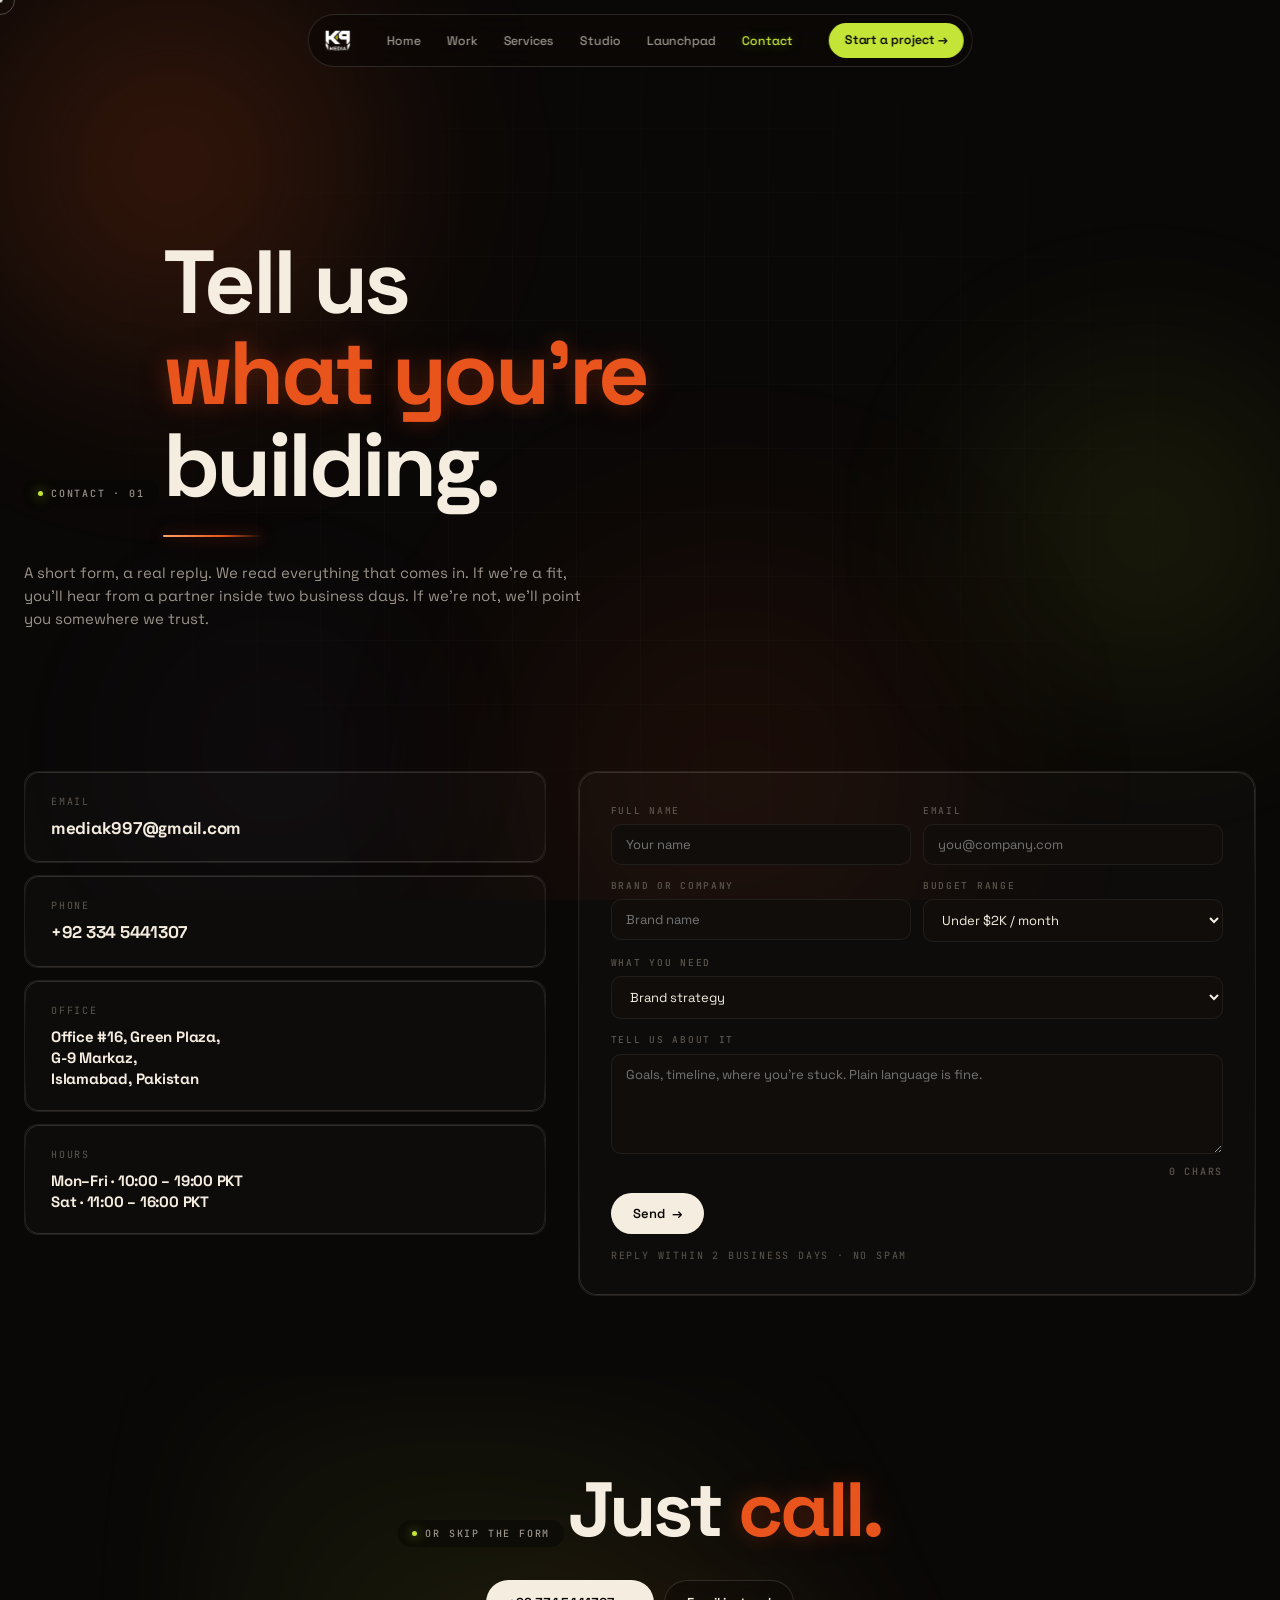
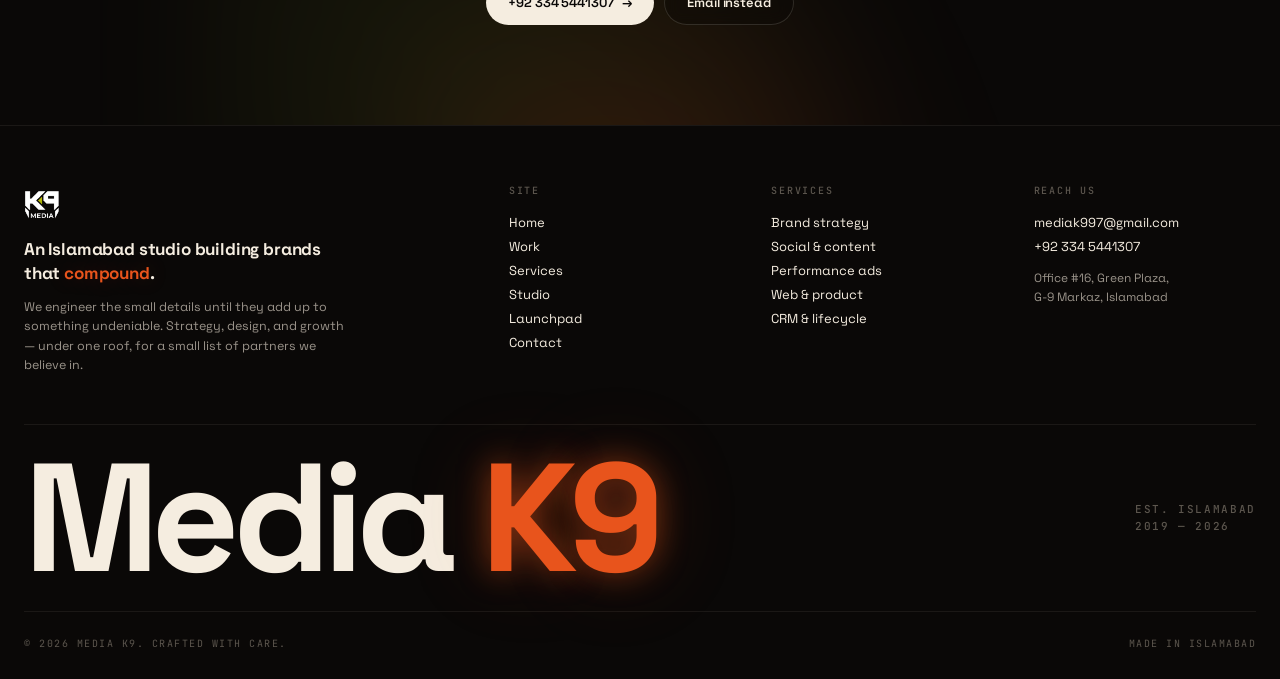
<file: contact.html>
<!DOCTYPE html>
<html lang="en">

<head>
  <meta charset="UTF-8">
  <meta name="viewport" content="width=device-width, initial-scale=1.0">
  <title>Contact — Media K9</title>
  <meta name="description"
    content="Media K9 — Islamabad-based growth studio. We design brands and ship campaigns that compound.">
  <link rel="preconnect" href="https://fonts.googleapis.com">
  <link rel="preconnect" href="https://fonts.gstatic.com" crossorigin>
  <link
    href="https://fonts.googleapis.com/css2?family=Space+Grotesk:wght@300;400;500;600;700&family=JetBrains+Mono:wght@400;500;700&display=swap"
    rel="stylesheet">
  <link rel="stylesheet" href="assets/shared.css">
  <link rel="stylesheet" href="assets/page.css">
  <link rel="icon" href="logos/mediak9.png" type="image/png">
  <script src="assets/components.js" defer></script>
</head>

<body data-page="contact">
  <div class="bg-aurora" aria-hidden="true">
    <div class="blob blob-1"></div>
    <div class="blob blob-2"></div>
    <div class="blob blob-3"></div>
    <div class="blob blob-4"></div>
  </div>
  <div class="bg-grid" aria-hidden="true"></div>
  <div class="bg-grain" aria-hidden="true"></div>
  <div class="cur-dot" aria-hidden="true"></div>
  <div class="cur-ring" aria-hidden="true"></div>
  <header id="header-placeholder"></header>

  <section class="p-hero">
    <div class="badge">Contact · 01</div>
    <h1 data-blur data-blur-stagger="0.06">Tell us<br><span class="accent">what you're</span><br>building.</h1>
    <p class="lead fade-up">A short form, a real reply. We read everything that comes in. If we're a fit, you'll hear
      from a partner inside two business days. If we're not, we'll point you somewhere we trust.</p>
  </section>

  <section class="contact glow-follow">
    <div class="contact-grid">
      <div class="c-info rv">
        <div class="c-card">
          <div class="c-l">Email</div><a href="mailto:mediak997@gmail.com" class="c-v">mediak997@gmail.com</a>
        </div>
        <div class="c-card">
          <div class="c-l">Phone</div><a href="tel:+923345441307" class="c-v">+92 334 5441307</a>
        </div>
        <div class="c-card">
          <div class="c-l">Office</div>
          <p class="c-v" style="font-size:15px;line-height:1.4">Office #16, Green Plaza,<br>G-9 Markaz,<br>Islamabad,
            Pakistan</p>
        </div>
        <div class="c-card">
          <div class="c-l">Hours</div>
          <p class="c-v" style="font-size:15px;line-height:1.4">Mon–Fri · 10:00 – 19:00 PKT<br>Sat · 11:00 – 16:00 PKT
          </p>
        </div>
      </div>

      <form class="c-form rv" id="contact-form">
        <input type="hidden" name="form_type" value="contact">
        <div class="c-row">
          <label>Full name <input type="text" name="name" placeholder="Your name" required></label>
          <label>Email <input type="email" name="email" placeholder="you@company.com" required></label>
        </div>
        <div class="c-row">
          <label>Brand or company <input type="text" name="company" placeholder="Brand name"></label>
          <label>Budget range
            <select name="budget">
              <option>Under $2K / month</option>
              <option>$2K – $5K / month</option>
              <option>$5K – $15K / month</option>
              <option>$15K+ / month</option>
              <option>One-off project</option>
            </select>
          </label>
        </div>
        <label>What you need
          <select name="service">
            <option>Brand strategy</option>
            <option>Social & content</option>
            <option>Performance ads</option>
            <option>Web & product</option>
            <option>CRM & lifecycle</option>
            <option>Multiple — full stack</option>
          </select>
        </label>
        <label>Tell us about it
          <textarea name="message" rows="4" placeholder="Goals, timeline, where you're stuck. Plain language is fine."
            required></textarea>
        </label>
        <div id="form-success"
          style="display:none;padding:16px 20px;border:1px solid rgba(196,229,56,.3);border-radius:12px;background:rgba(196,229,56,.04);">
          <p style="font-size:14px;color:var(--lime);font-weight:600;margin-bottom:4px;">Message received.</p>
          <p style="font-size:13px;color:var(--cream-dim);">We'll be in touch within two business days.</p>
        </div>
        <button type="submit" class="btn btn-pri" style="width:fit-content">Send <span class="arr">→</span></button>
        <p
          style="font-size:10px;color:var(--cream-muted);font-family:'JetBrains Mono',monospace;letter-spacing:.18em;text-transform:uppercase">
          Reply within 2 business days · No spam</p>
      </form>
      <script>
        document.getElementById('contact-form').addEventListener('submit', async function (e) {
          e.preventDefault();
          const btn = this.querySelector('[type="submit"]');
          const originalText = btn.innerHTML;
          btn.disabled = true;
          btn.innerHTML = 'Sending…';

          try {
            const data = new FormData(this);
            const res = await fetch('send-mail.php', { method: 'POST', body: data });
            const json = await res.json();

            if (json.success) {
              document.getElementById('form-success').style.display = 'block';
              btn.style.display = 'none';
              document.getElementById('contact-form').querySelector('[style*="No spam"]').style.display = 'none';
            } else {
              alert('Something went wrong. Please try again.');
              btn.disabled = false;
              btn.innerHTML = originalText;
            }
          } catch (err) {
            alert('Connection error. Please try again.');
            btn.disabled = false;
            btn.innerHTML = originalText;
          }
        });
      </script>
    </div>
  </section>

  <section class="cta" style="padding-top:80px">
    <div class="cta-inner">
      <div class="badge" style="justify-content:center;margin:0 auto 18px">Or skip the form</div>
      <h2 data-blur data-blur-stagger="0.05">Just <span class="accent">call.</span></h2>
      <div class="cta-actions">
        <a href="tel:+923345441307" class="btn btn-pri">+92 334 5441307 <span class="arr">→</span></a>
        <a href="mailto:mediak997@gmail.com" class="btn btn-sec">Email instead</a>
      </div>
    </div>
  </section>
  <footer id="footer-placeholder"></footer>
  <script src="assets/app.js" defer></script>
</body>

</html>
</file>
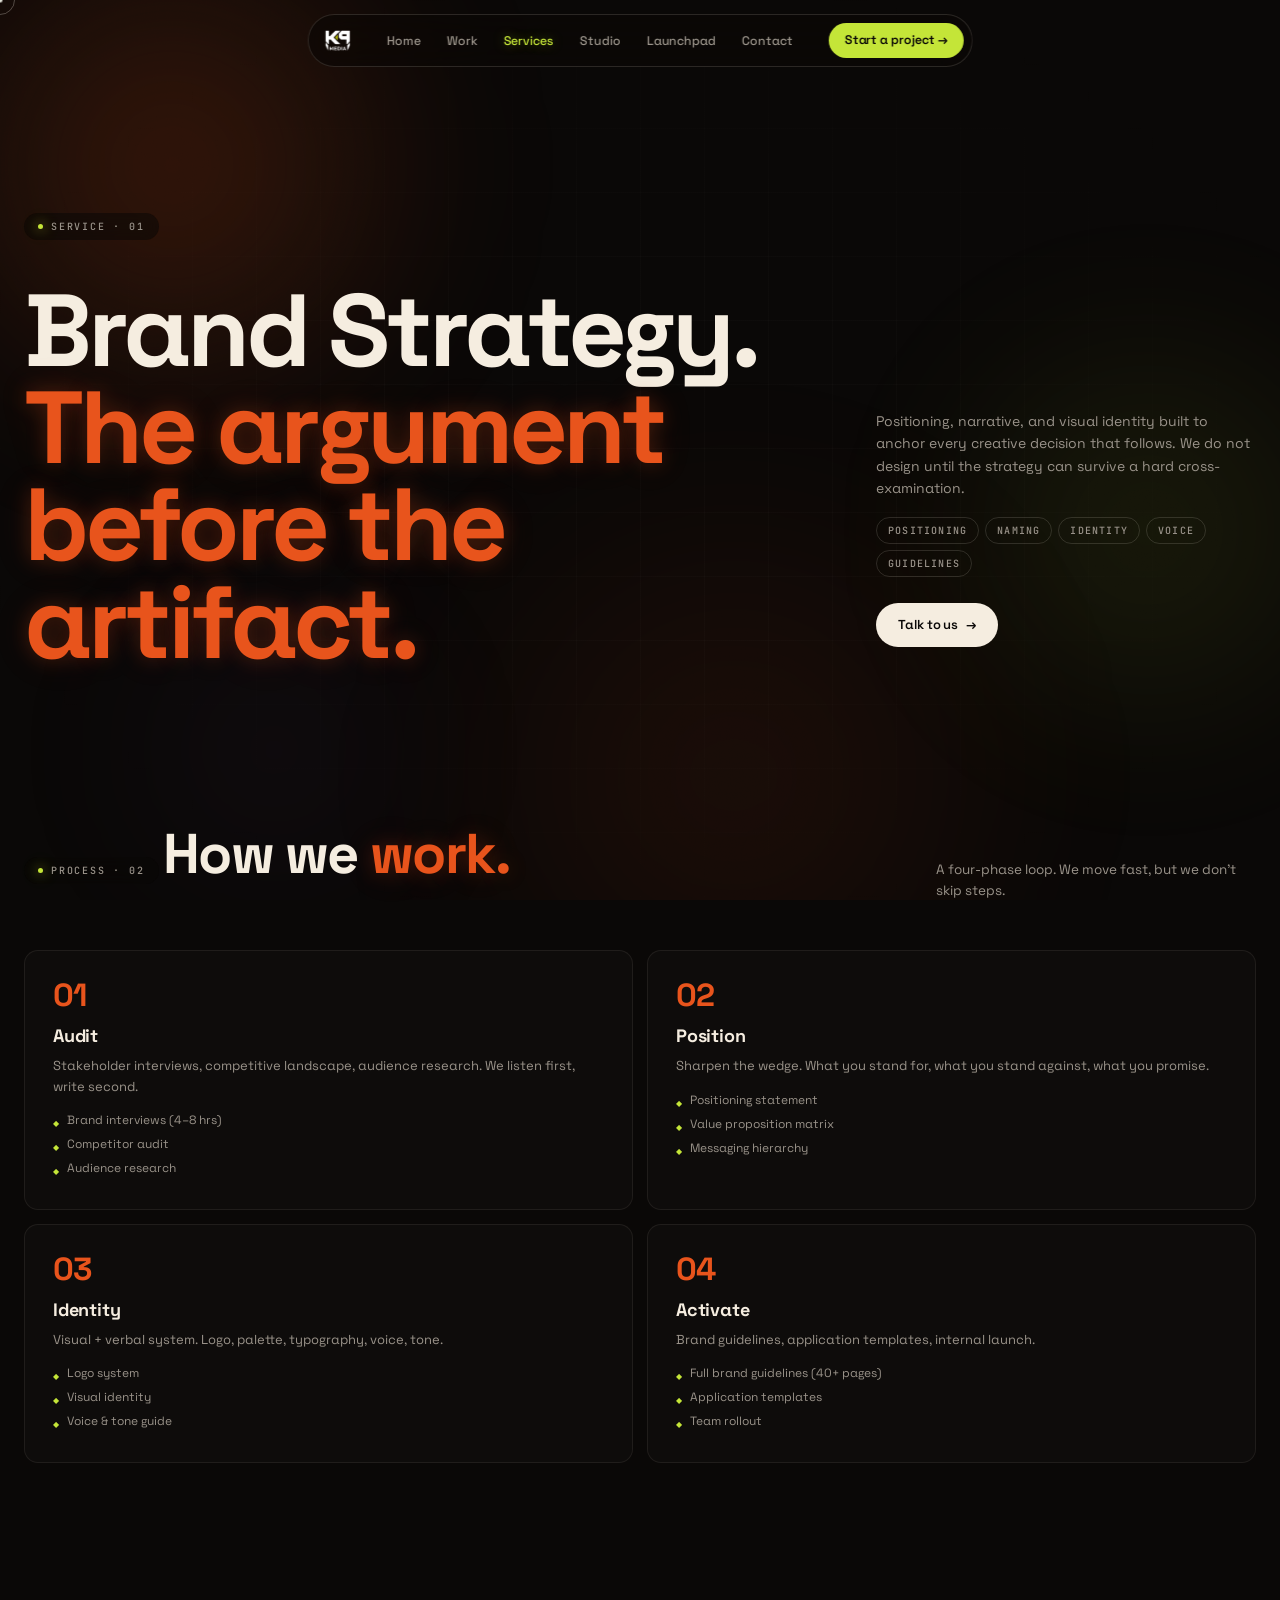
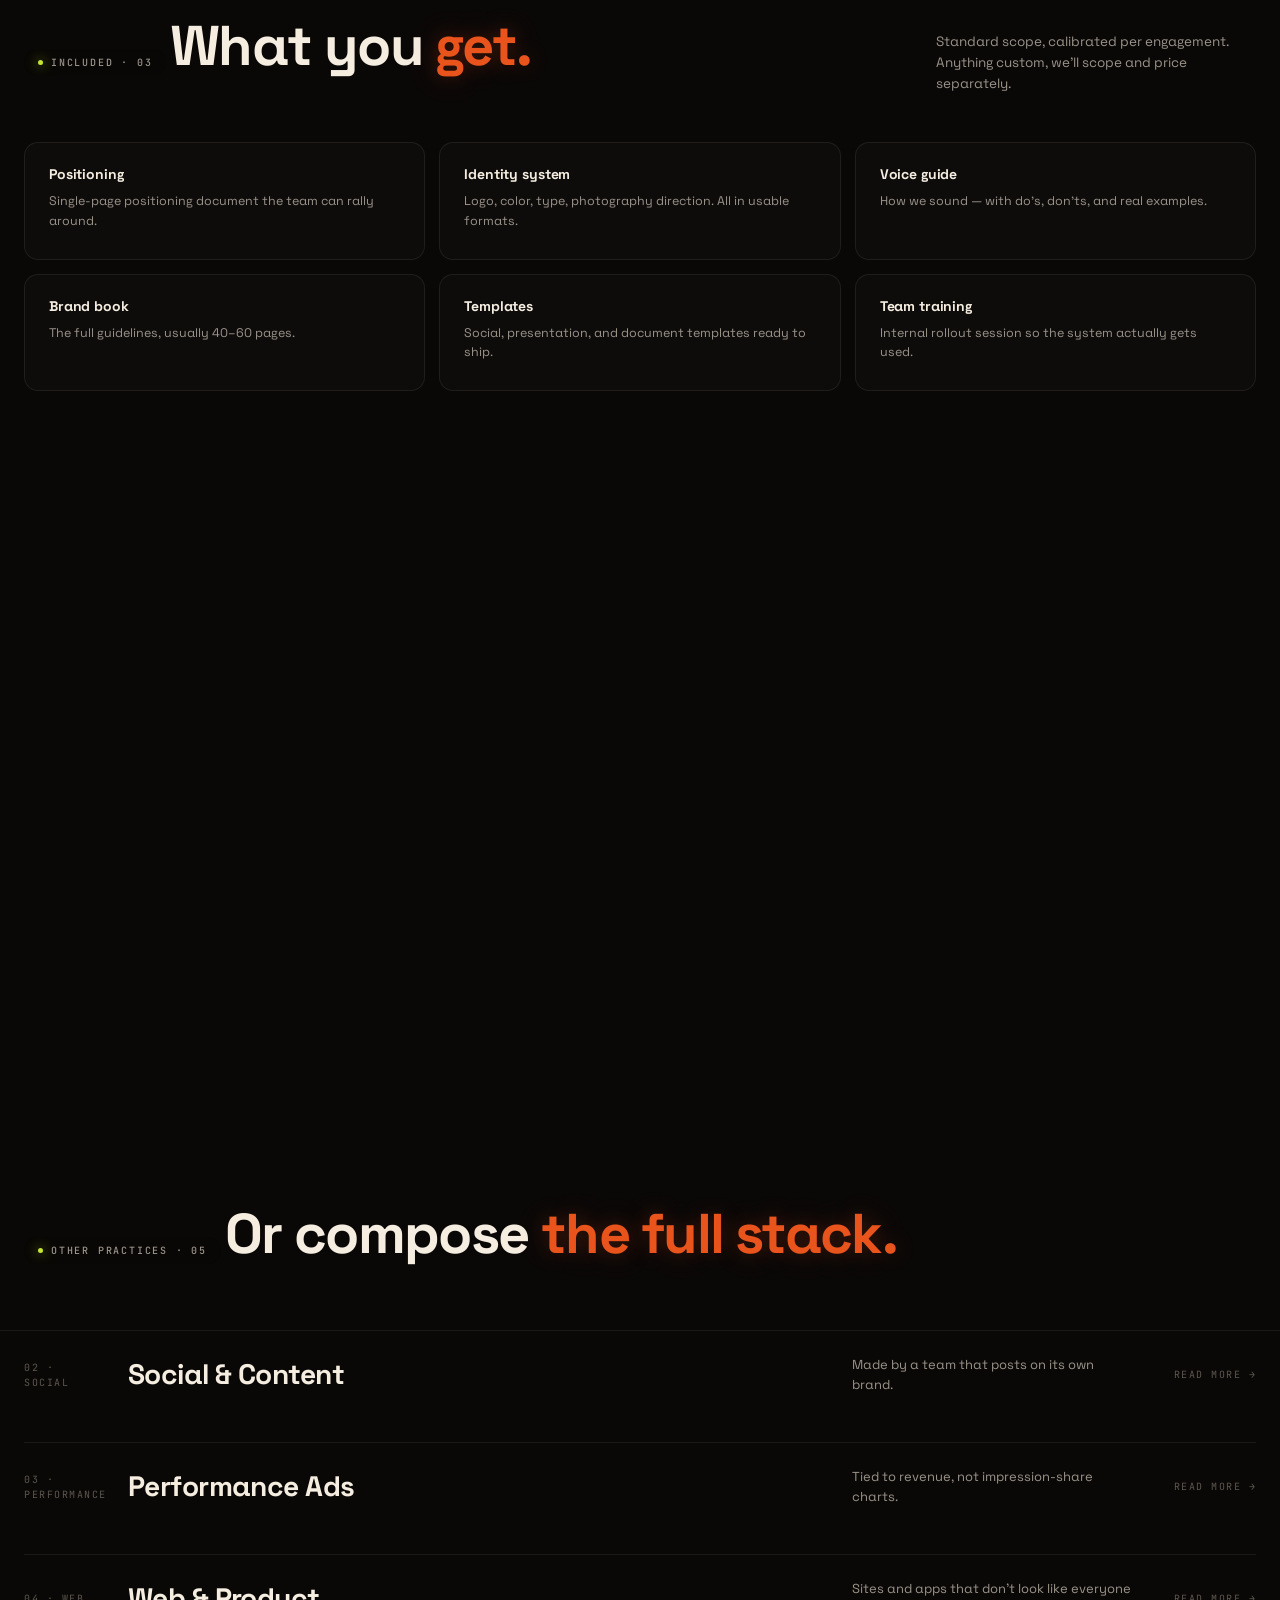
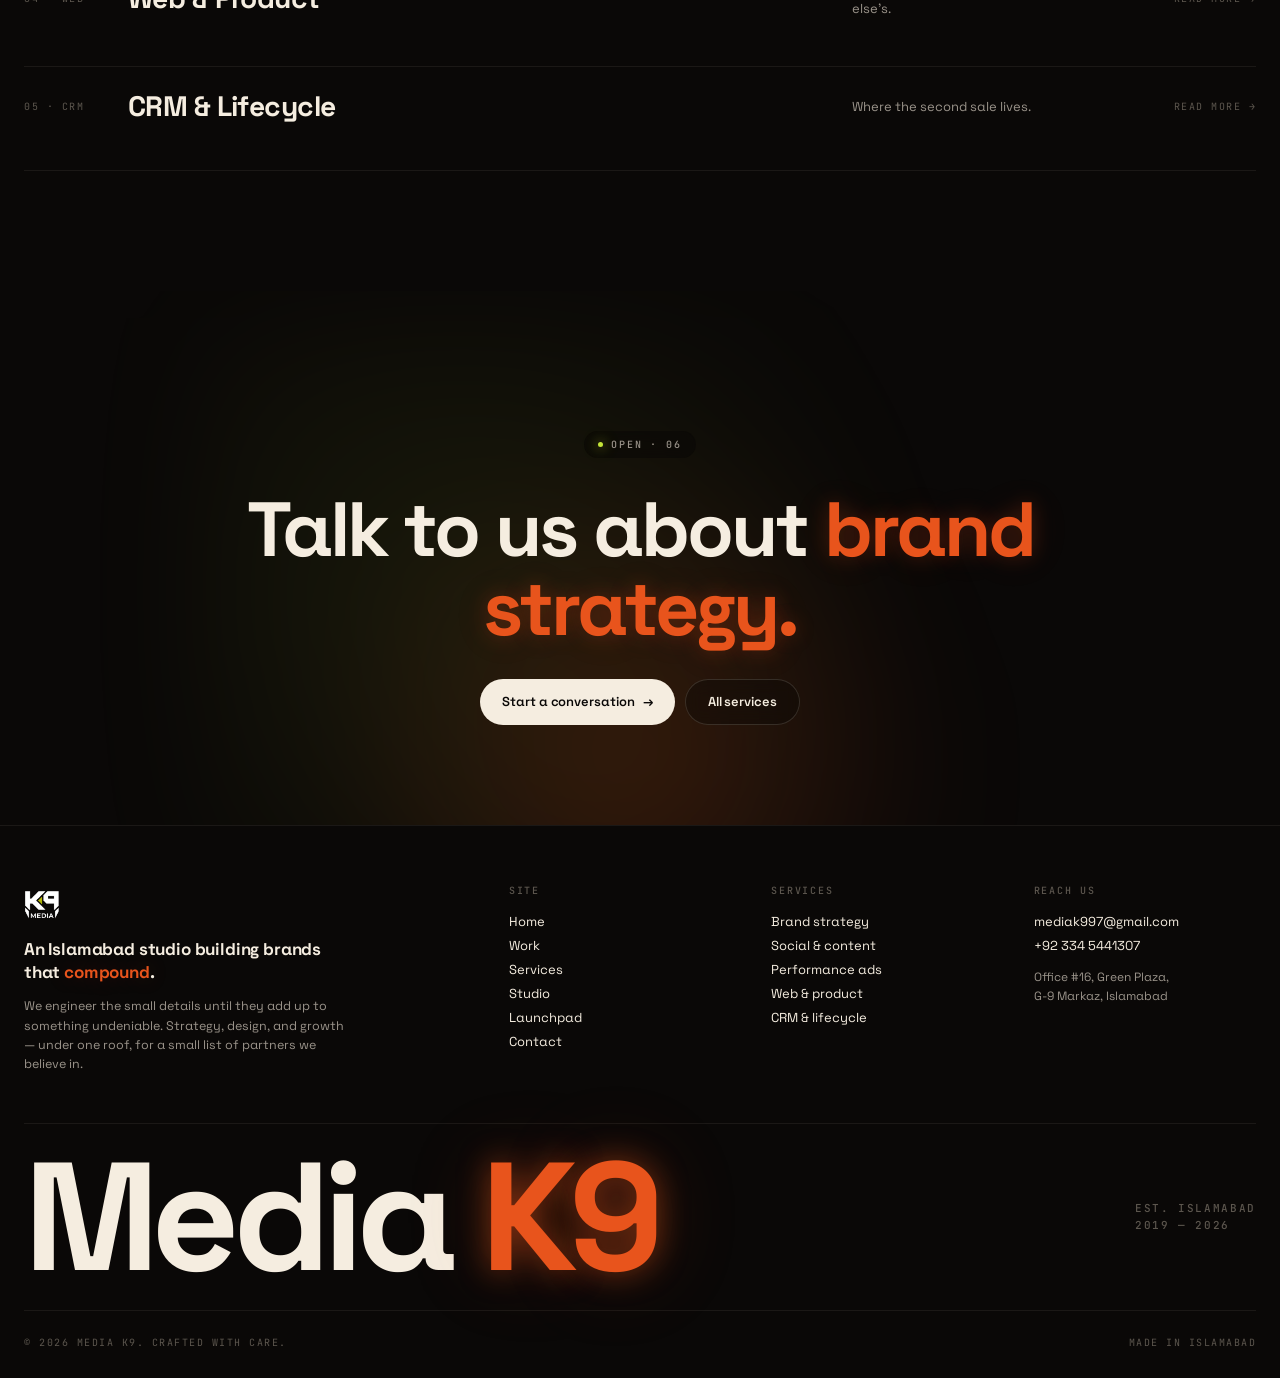
<file: service-brand-strategy.html>
<!DOCTYPE html>
<html lang="en">
<head>
<meta charset="UTF-8">
<meta name="viewport" content="width=device-width, initial-scale=1.0">
<title>Brand Strategy — Media K9</title>
<meta name="description" content="Media K9 — Islamabad-based growth studio. We design brands and ship campaigns that compound.">
<link rel="preconnect" href="https://fonts.googleapis.com">
<link rel="preconnect" href="https://fonts.gstatic.com" crossorigin>
<link href="https://fonts.googleapis.com/css2?family=Space+Grotesk:wght@300;400;500;600;700&family=JetBrains+Mono:wght@400;500;700&display=swap" rel="stylesheet">
<link rel="stylesheet" href="assets/shared.css">
<link rel="stylesheet" href="assets/page.css"><link rel="icon" href="logos/mediak9.png" type="image/png">
<script src="assets/components.js" defer></script>
</head>
<body data-page="services">
<div class="bg-aurora" aria-hidden="true">
  <div class="blob blob-1"></div>
  <div class="blob blob-2"></div>
  <div class="blob blob-3"></div>
  <div class="blob blob-4"></div>
</div>
<div class="bg-grid" aria-hidden="true"></div>
<div class="bg-grain" aria-hidden="true"></div>
<div class="cur-dot" aria-hidden="true"></div>
<div class="cur-ring" aria-hidden="true"></div>
<header id="header-placeholder"></header>

<section class="svc-hero">
  <div class="svc-hero-grid">
    <div>
      <div class="badge">Service · 01</div>
      <h1 data-blur data-blur-stagger="0.06">Brand Strategy.<br><span class="accent">The argument before the artifact.</span></h1>
    </div>
    <div class="svc-hero-side fade-up">
      <p>Positioning, narrative, and visual identity built to anchor every creative decision that follows. We do not design until the strategy can survive a hard cross-examination.</p>
      <div class="svc-hero-tags"><span class="svc-tag">Positioning</span><span class="svc-tag">Naming</span><span class="svc-tag">Identity</span><span class="svc-tag">Voice</span><span class="svc-tag">Guidelines</span></div>
      <a href="contact.html" class="btn btn-pri" style="margin-top:8px;width:fit-content">Talk to us <span class="arr">→</span></a>
    </div>
  </div>
</section>

<section class="workflow">
  <div class="sec-head rv" style="padding:0">
    <div>
      <div class="badge">Process · 02</div>
      <h2 data-blur data-blur-stagger="0.05">How we <span class="accent">work.</span></h2>
    </div>
    <p class="lead fade-up">A four-phase loop. We move fast, but we don't skip steps.</p>
  </div>
  <div class="workflow-grid"><div class="work-step rv">
  <div class="work-step-n">01</div>
  <h4>Audit</h4>
  <p>Stakeholder interviews, competitive landscape, audience research. We listen first, write second.</p>
  <ul><li>Brand interviews (4–8 hrs)</li><li>Competitor audit</li><li>Audience research</li></ul>
</div>
<div class="work-step rv">
  <div class="work-step-n">02</div>
  <h4>Position</h4>
  <p>Sharpen the wedge. What you stand for, what you stand against, what you promise.</p>
  <ul><li>Positioning statement</li><li>Value proposition matrix</li><li>Messaging hierarchy</li></ul>
</div>
<div class="work-step rv">
  <div class="work-step-n">03</div>
  <h4>Identity</h4>
  <p>Visual + verbal system. Logo, palette, typography, voice, tone.</p>
  <ul><li>Logo system</li><li>Visual identity</li><li>Voice & tone guide</li></ul>
</div>
<div class="work-step rv">
  <div class="work-step-n">04</div>
  <h4>Activate</h4>
  <p>Brand guidelines, application templates, internal launch.</p>
  <ul><li>Full brand guidelines (40+ pages)</li><li>Application templates</li><li>Team rollout</li></ul>
</div>
</div>
</section>

<section class="svc-deliverables">
  <div class="sec-head rv" style="padding:0">
    <div>
      <div class="badge">Included · 03</div>
      <h2 data-blur data-blur-stagger="0.05">What you <span class="accent">get.</span></h2>
    </div>
    <p class="lead fade-up">Standard scope, calibrated per engagement. Anything custom, we'll scope and price separately.</p>
  </div>
  <div class="deliv-grid"><div class="deliv">
  <h5>Positioning</h5>
  <p>Single-page positioning document the team can rally around.</p>
</div>
<div class="deliv">
  <h5>Identity system</h5>
  <p>Logo, color, type, photography direction. All in usable formats.</p>
</div>
<div class="deliv">
  <h5>Voice guide</h5>
  <p>How we sound — with do's, don'ts, and real examples.</p>
</div>
<div class="deliv">
  <h5>Brand book</h5>
  <p>The full guidelines, usually 40–60 pages.</p>
</div>
<div class="deliv">
  <h5>Templates</h5>
  <p>Social, presentation, and document templates ready to ship.</p>
</div>
<div class="deliv">
  <h5>Team training</h5>
  <p>Internal rollout session so the system actually gets used.</p>
</div>
</div>
</section>

<section class="svc-related">
  <div class="sec-head rv" style="padding:0">
    <div>
      <div class="badge">Selected Work · 04</div>
      <h2 data-blur data-blur-stagger="0.05">Where this <span class="accent">shows up.</span></h2>
    </div>
    <p class="lead fade-up">Recent partnerships where Brand Strategy was the lead engagement.</p>
  </div>
  <div class="work-grid-v2" style="padding:0"><div class="tile has-case t-third rv" id="mz-foods">
  <div class="vis bg-mz"><img src="logos/mz-foods.png" alt="MZ Foods" class="lg"></div>
  <div class="case-body">
    <div>
      <span class="case-tag">FMCG · Food</span>
      <h3>MZ Foods</h3>
    </div>
    <p class="case-summary">Built a Drunk Elephant-inspired identity with locked color rotation per honey variant. Six SKU photoshoot, packaging mockups, Instagram content calendar tied to launch windows.</p>
    <div class="case-bottom">
      <div class="case-outcome-pending">
        <span class="case-outcome-label">Outcome</span>
        <span class="case-outcome-pending-tag">Coming soon</span>
      </div>
      <div class="case-social"><a href="#" class="case-social-icon" aria-label="instagram" target="_blank" rel="noopener"><svg viewBox="0 0 24 24" fill="none" stroke="currentColor" stroke-width="1.8" stroke-linecap="round" stroke-linejoin="round"><rect x="3" y="3" width="18" height="18" rx="5"/><circle cx="12" cy="12" r="4"/><circle cx="17.5" cy="6.5" r="0.6" fill="currentColor"/></svg></a><a href="#" class="case-social-icon" aria-label="tiktok" target="_blank" rel="noopener"><svg viewBox="0 0 24 24" fill="none" stroke="currentColor" stroke-width="1.8" stroke-linecap="round" stroke-linejoin="round"><path d="M16 4v9.5a4.5 4.5 0 1 1-4.5-4.5"/><path d="M16 4c0 2.5 2 4.5 4.5 4.5"/></svg></a><a href="#" class="case-social-icon" aria-label="web" target="_blank" rel="noopener"><svg viewBox="0 0 24 24" fill="none" stroke="currentColor" stroke-width="1.8" stroke-linecap="round" stroke-linejoin="round"><circle cx="12" cy="12" r="9"/><path d="M3 12h18"/><path d="M12 3a14 14 0 0 1 0 18a14 14 0 0 1 0-18z"/></svg></a></div>
    </div>
  </div>
</div>
<div class="tile has-case t-third rv" id="media-wiz">
  <div class="vis bg-mw"><img src="logos/media-wiz.png" alt="Media Wiz" class="lg"></div>
  <div class="case-body">
    <div>
      <span class="case-tag">Tech · SaaS</span>
      <h3>Media Wiz</h3>
    </div>
    <p class="case-summary">Brand identity refresh, web platform rebuild on a tighter narrative, lead-gen funnel with three nurture tracks segmented by company size.</p>
    <div class="case-bottom">
      <div class="case-outcome-pending">
        <span class="case-outcome-label">Outcome</span>
        <span class="case-outcome-pending-tag">Coming soon</span>
      </div>
      <div class="case-social"><a href="#" class="case-social-icon" aria-label="linkedin" target="_blank" rel="noopener"><svg viewBox="0 0 24 24" fill="none" stroke="currentColor" stroke-width="1.8" stroke-linecap="round" stroke-linejoin="round"><rect x="3" y="3" width="18" height="18" rx="2"/><line x1="8" y1="11" x2="8" y2="17"/><circle cx="8" cy="7.5" r="0.6" fill="currentColor"/><path d="M12 17v-3.5a2 2 0 0 1 4 0V17"/><line x1="12" y1="11" x2="12" y2="17"/></svg></a><a href="#" class="case-social-icon" aria-label="instagram" target="_blank" rel="noopener"><svg viewBox="0 0 24 24" fill="none" stroke="currentColor" stroke-width="1.8" stroke-linecap="round" stroke-linejoin="round"><rect x="3" y="3" width="18" height="18" rx="5"/><circle cx="12" cy="12" r="4"/><circle cx="17.5" cy="6.5" r="0.6" fill="currentColor"/></svg></a><a href="#" class="case-social-icon" aria-label="web" target="_blank" rel="noopener"><svg viewBox="0 0 24 24" fill="none" stroke="currentColor" stroke-width="1.8" stroke-linecap="round" stroke-linejoin="round"><circle cx="12" cy="12" r="9"/><path d="M3 12h18"/><path d="M12 3a14 14 0 0 1 0 18a14 14 0 0 1 0-18z"/></svg></a></div>
    </div>
  </div>
</div>
<div class="tile has-case t-third rv" id="carrion-investment">
  <div class="vis bg-carrion"><img src="logos/carrion.png" alt="Carrion Investment" class="lg"></div>
  <div class="case-body">
    <div>
      <span class="case-tag">Finance · Investment</span>
      <h3>Carrion Investment</h3>
    </div>
    <p class="case-summary">Repositioned around three investment theses, rewrote the site as a thought-leadership piece, ran a LinkedIn content program targeting institutional LPs.</p>
    <div class="case-bottom">
      <div class="case-outcome-pending">
        <span class="case-outcome-label">Outcome</span>
        <span class="case-outcome-pending-tag">Coming soon</span>
      </div>
      <div class="case-social"><a href="#" class="case-social-icon" aria-label="linkedin" target="_blank" rel="noopener"><svg viewBox="0 0 24 24" fill="none" stroke="currentColor" stroke-width="1.8" stroke-linecap="round" stroke-linejoin="round"><rect x="3" y="3" width="18" height="18" rx="2"/><line x1="8" y1="11" x2="8" y2="17"/><circle cx="8" cy="7.5" r="0.6" fill="currentColor"/><path d="M12 17v-3.5a2 2 0 0 1 4 0V17"/><line x1="12" y1="11" x2="12" y2="17"/></svg></a><a href="#" class="case-social-icon" aria-label="web" target="_blank" rel="noopener"><svg viewBox="0 0 24 24" fill="none" stroke="currentColor" stroke-width="1.8" stroke-linecap="round" stroke-linejoin="round"><circle cx="12" cy="12" r="9"/><path d="M3 12h18"/><path d="M12 3a14 14 0 0 1 0 18a14 14 0 0 1 0-18z"/></svg></a></div>
    </div>
  </div>
</div>
</div>
</section>

<section class="services">
  <div class="sec-head rv">
    <div>
      <div class="badge">Other practices · 05</div>
      <h2 data-blur data-blur-stagger="0.05">Or compose <span class="accent">the full stack.</span></h2>
    </div>
  </div>
  <div class="svc-list"><a href="service-social-content.html" class="svc alt">
      <span class="svc-n">02 · SOCIAL</span>
      <span class="svc-name">Social & Content</span>
      <span class="svc-d">Made by a team that posts on its own brand.</span>
      <span class="svc-arr">Read more →</span>
    </a><a href="service-performance-ads.html" class="svc">
      <span class="svc-n">03 · PERFORMANCE</span>
      <span class="svc-name">Performance Ads</span>
      <span class="svc-d">Tied to revenue, not impression-share charts.</span>
      <span class="svc-arr">Read more →</span>
    </a><a href="service-web-product.html" class="svc alt">
      <span class="svc-n">04 · WEB</span>
      <span class="svc-name">Web & Product</span>
      <span class="svc-d">Sites and apps that don't look like everyone else's.</span>
      <span class="svc-arr">Read more →</span>
    </a><a href="service-crm-lifecycle.html" class="svc">
      <span class="svc-n">05 · CRM</span>
      <span class="svc-name">CRM & Lifecycle</span>
      <span class="svc-d">Where the second sale lives.</span>
      <span class="svc-arr">Read more →</span>
    </a></div>
</section>

<section class="cta">
  <div class="cta-inner">
    <div class="badge" style="justify-content:center;margin:0 auto 18px">Open · 06</div>
    <h2 data-blur data-blur-stagger="0.05">Talk to us about <span class="accent">brand strategy.</span></h2>
    <div class="cta-actions">
      <a href="contact.html" class="btn btn-pri">Start a conversation <span class="arr">→</span></a>
      <a href="services.html" class="btn btn-sec">All services</a>
    </div>
  </div>
</section>
<footer id="footer-placeholder"></footer>
<script src="assets/app.js" defer></script>
</body></html>
</file>
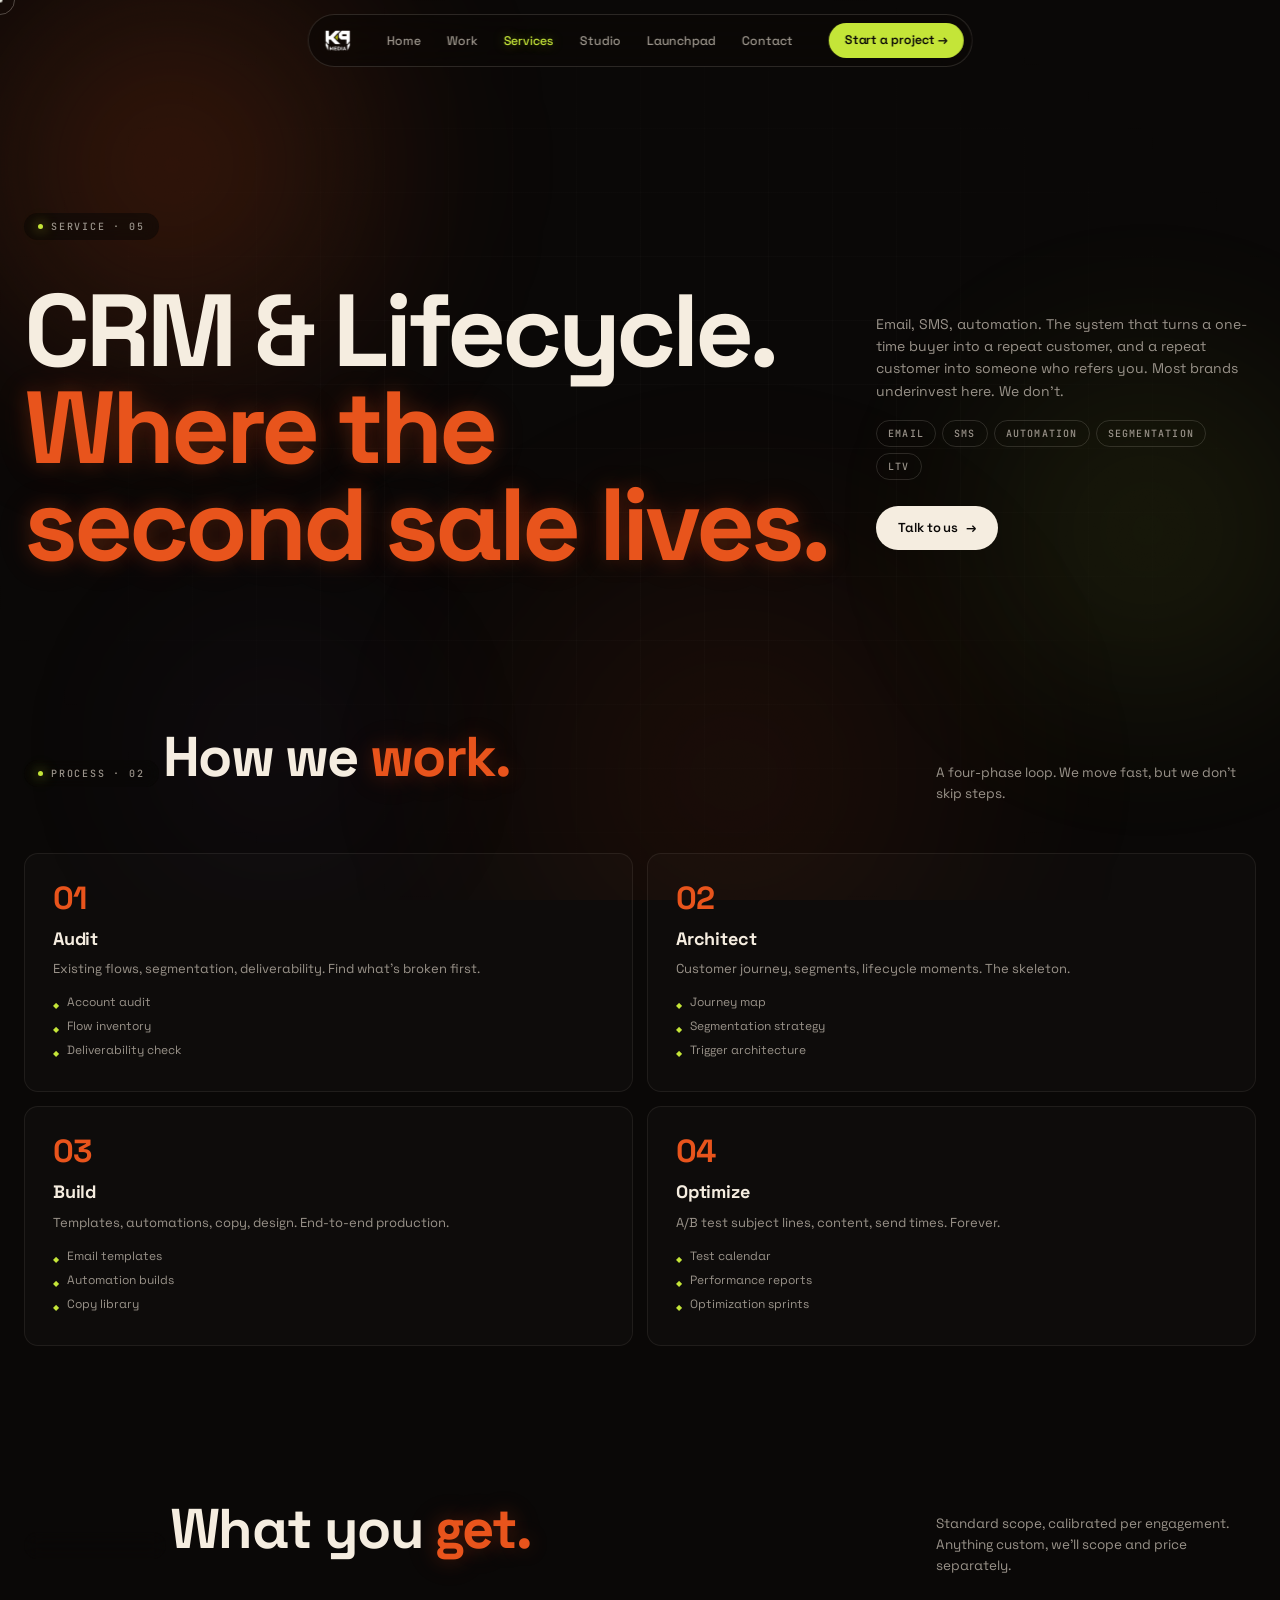
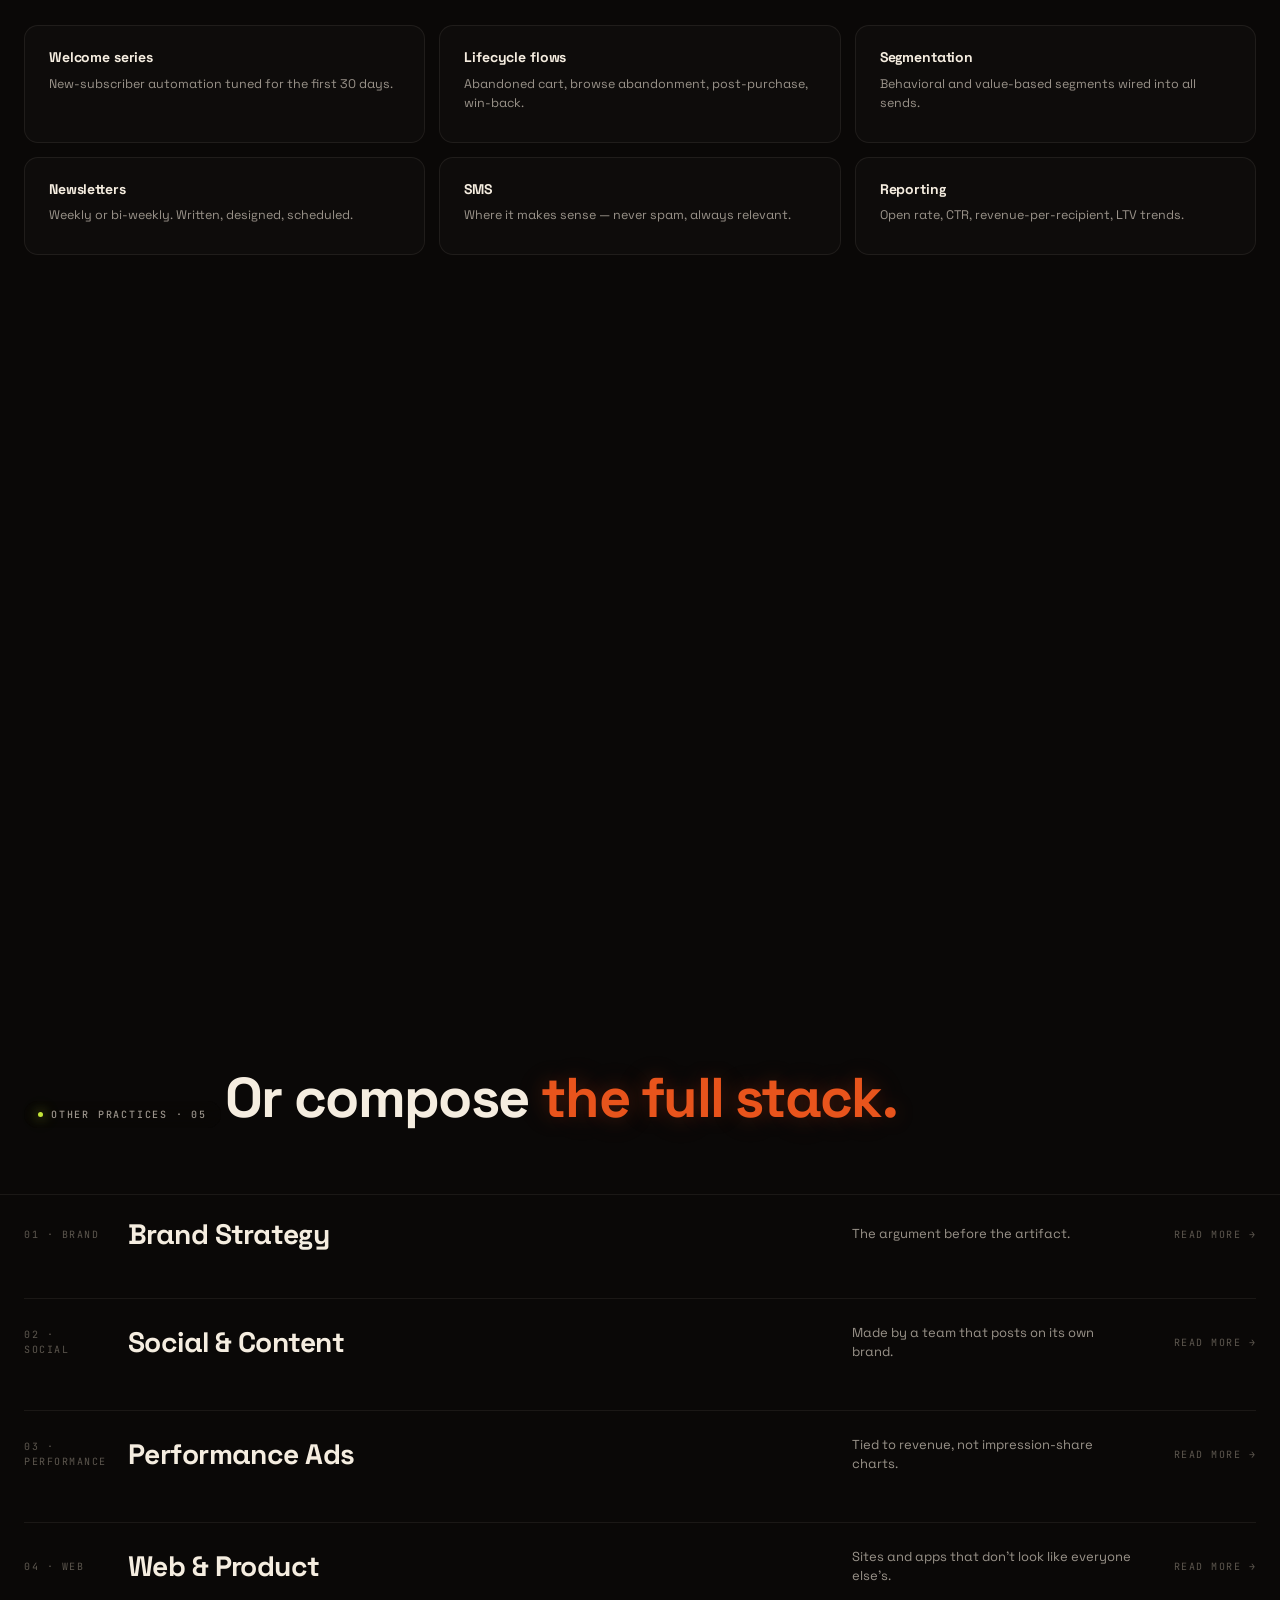
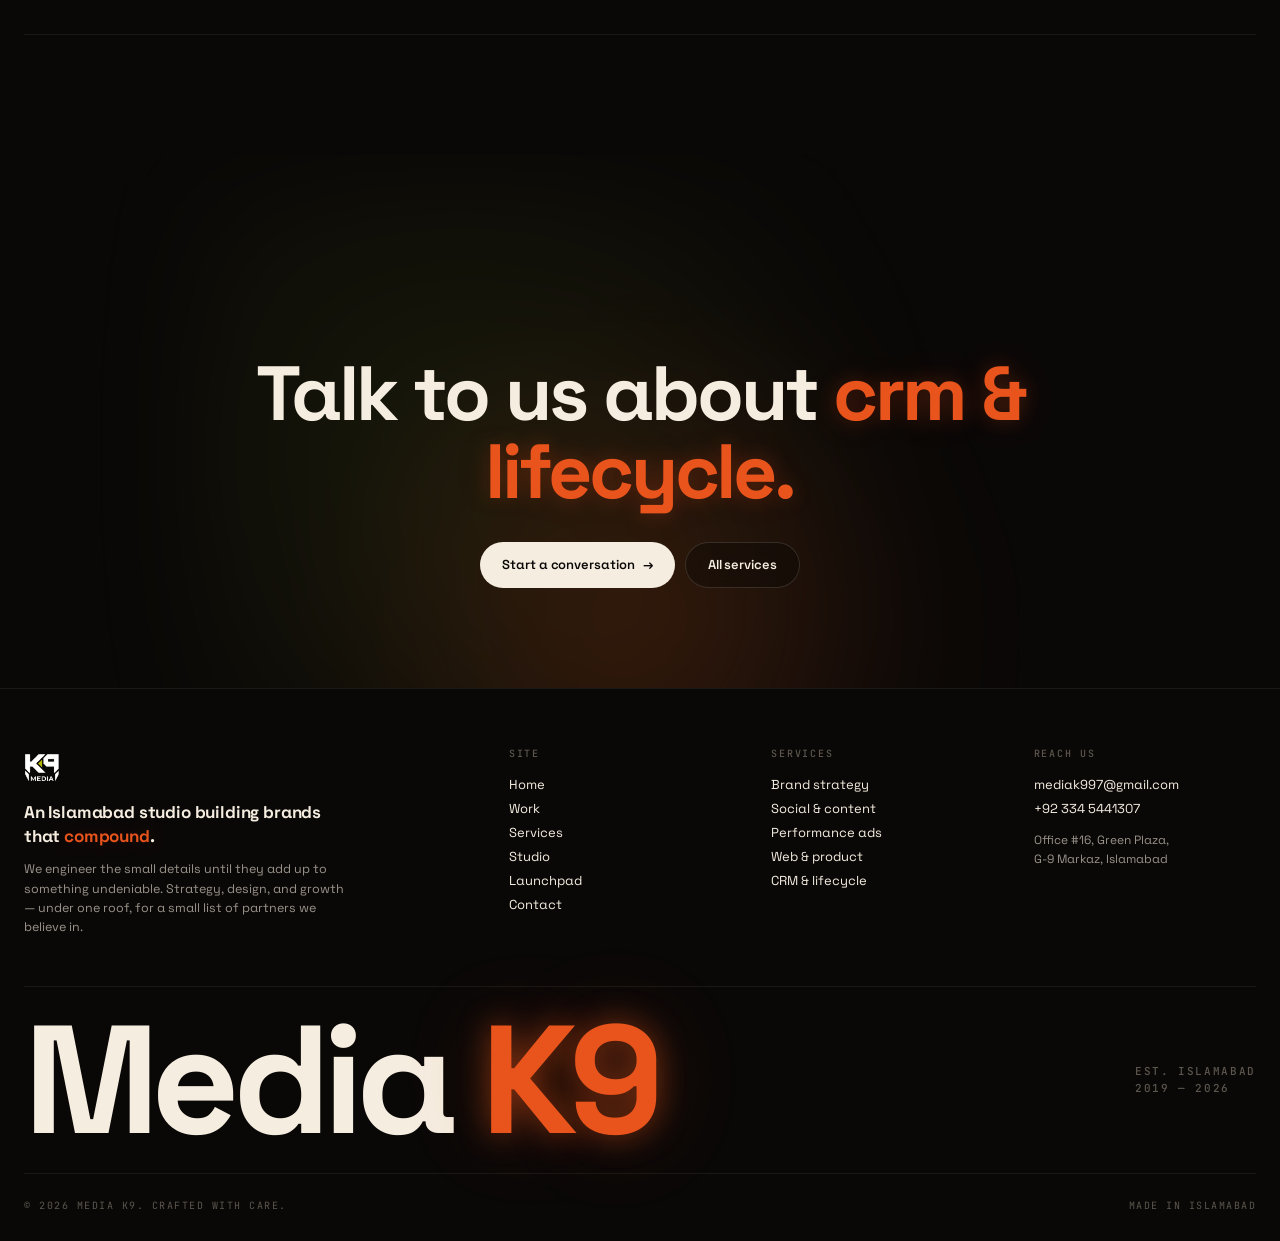
<file: service-crm-lifecycle.html>
<!DOCTYPE html>
<html lang="en">
<head>
<meta charset="UTF-8">
<meta name="viewport" content="width=device-width, initial-scale=1.0">
<title>CRM & Lifecycle — Media K9</title>
<meta name="description" content="Media K9 — Islamabad-based growth studio. We design brands and ship campaigns that compound.">
<link rel="preconnect" href="https://fonts.googleapis.com">
<link rel="preconnect" href="https://fonts.gstatic.com" crossorigin>
<link href="https://fonts.googleapis.com/css2?family=Space+Grotesk:wght@300;400;500;600;700&family=JetBrains+Mono:wght@400;500;700&display=swap" rel="stylesheet">
<link rel="stylesheet" href="assets/shared.css">
<link rel="stylesheet" href="assets/page.css"><link rel="icon" href="logos/mediak9.png" type="image/png">
<script src="assets/components.js" defer></script>
</head>
<body data-page="services">
<div class="bg-aurora" aria-hidden="true">
  <div class="blob blob-1"></div>
  <div class="blob blob-2"></div>
  <div class="blob blob-3"></div>
  <div class="blob blob-4"></div>
</div>
<div class="bg-grid" aria-hidden="true"></div>
<div class="bg-grain" aria-hidden="true"></div>
<div class="cur-dot" aria-hidden="true"></div>
<div class="cur-ring" aria-hidden="true"></div>
<header id="header-placeholder"></header>

<section class="svc-hero">
  <div class="svc-hero-grid">
    <div>
      <div class="badge">Service · 05</div>
      <h1 data-blur data-blur-stagger="0.06">CRM & Lifecycle.<br><span class="accent">Where the second sale lives.</span></h1>
    </div>
    <div class="svc-hero-side fade-up">
      <p>Email, SMS, automation. The system that turns a one-time buyer into a repeat customer, and a repeat customer into someone who refers you. Most brands underinvest here. We don't.</p>
      <div class="svc-hero-tags"><span class="svc-tag">Email</span><span class="svc-tag">SMS</span><span class="svc-tag">Automation</span><span class="svc-tag">Segmentation</span><span class="svc-tag">LTV</span></div>
      <a href="contact.html" class="btn btn-pri" style="margin-top:8px;width:fit-content">Talk to us <span class="arr">→</span></a>
    </div>
  </div>
</section>

<section class="workflow">
  <div class="sec-head rv" style="padding:0">
    <div>
      <div class="badge">Process · 02</div>
      <h2 data-blur data-blur-stagger="0.05">How we <span class="accent">work.</span></h2>
    </div>
    <p class="lead fade-up">A four-phase loop. We move fast, but we don't skip steps.</p>
  </div>
  <div class="workflow-grid"><div class="work-step rv">
  <div class="work-step-n">01</div>
  <h4>Audit</h4>
  <p>Existing flows, segmentation, deliverability. Find what's broken first.</p>
  <ul><li>Account audit</li><li>Flow inventory</li><li>Deliverability check</li></ul>
</div>
<div class="work-step rv">
  <div class="work-step-n">02</div>
  <h4>Architect</h4>
  <p>Customer journey, segments, lifecycle moments. The skeleton.</p>
  <ul><li>Journey map</li><li>Segmentation strategy</li><li>Trigger architecture</li></ul>
</div>
<div class="work-step rv">
  <div class="work-step-n">03</div>
  <h4>Build</h4>
  <p>Templates, automations, copy, design. End-to-end production.</p>
  <ul><li>Email templates</li><li>Automation builds</li><li>Copy library</li></ul>
</div>
<div class="work-step rv">
  <div class="work-step-n">04</div>
  <h4>Optimize</h4>
  <p>A/B test subject lines, content, send times. Forever.</p>
  <ul><li>Test calendar</li><li>Performance reports</li><li>Optimization sprints</li></ul>
</div>
</div>
</section>

<section class="svc-deliverables">
  <div class="sec-head rv" style="padding:0">
    <div>
      <div class="badge">Included · 03</div>
      <h2 data-blur data-blur-stagger="0.05">What you <span class="accent">get.</span></h2>
    </div>
    <p class="lead fade-up">Standard scope, calibrated per engagement. Anything custom, we'll scope and price separately.</p>
  </div>
  <div class="deliv-grid"><div class="deliv">
  <h5>Welcome series</h5>
  <p>New-subscriber automation tuned for the first 30 days.</p>
</div>
<div class="deliv">
  <h5>Lifecycle flows</h5>
  <p>Abandoned cart, browse abandonment, post-purchase, win-back.</p>
</div>
<div class="deliv">
  <h5>Segmentation</h5>
  <p>Behavioral and value-based segments wired into all sends.</p>
</div>
<div class="deliv">
  <h5>Newsletters</h5>
  <p>Weekly or bi-weekly. Written, designed, scheduled.</p>
</div>
<div class="deliv">
  <h5>SMS</h5>
  <p>Where it makes sense — never spam, always relevant.</p>
</div>
<div class="deliv">
  <h5>Reporting</h5>
  <p>Open rate, CTR, revenue-per-recipient, LTV trends.</p>
</div>
</div>
</section>

<section class="svc-related">
  <div class="sec-head rv" style="padding:0">
    <div>
      <div class="badge">Selected Work · 04</div>
      <h2 data-blur data-blur-stagger="0.05">Where this <span class="accent">shows up.</span></h2>
    </div>
    <p class="lead fade-up">Recent partnerships where CRM & Lifecycle was the lead engagement.</p>
  </div>
  <div class="work-grid-v2" style="padding:0"><div class="tile has-case t-third rv" id="mz-foods">
  <div class="vis bg-mz"><img src="logos/mz-foods.png" alt="MZ Foods" class="lg"></div>
  <div class="case-body">
    <div>
      <span class="case-tag">FMCG · Food</span>
      <h3>MZ Foods</h3>
    </div>
    <p class="case-summary">Built a Drunk Elephant-inspired identity with locked color rotation per honey variant. Six SKU photoshoot, packaging mockups, Instagram content calendar tied to launch windows.</p>
    <div class="case-bottom">
      <div class="case-outcome-pending">
        <span class="case-outcome-label">Outcome</span>
        <span class="case-outcome-pending-tag">Coming soon</span>
      </div>
      <div class="case-social"><a href="#" class="case-social-icon" aria-label="instagram" target="_blank" rel="noopener"><svg viewBox="0 0 24 24" fill="none" stroke="currentColor" stroke-width="1.8" stroke-linecap="round" stroke-linejoin="round"><rect x="3" y="3" width="18" height="18" rx="5"/><circle cx="12" cy="12" r="4"/><circle cx="17.5" cy="6.5" r="0.6" fill="currentColor"/></svg></a><a href="#" class="case-social-icon" aria-label="tiktok" target="_blank" rel="noopener"><svg viewBox="0 0 24 24" fill="none" stroke="currentColor" stroke-width="1.8" stroke-linecap="round" stroke-linejoin="round"><path d="M16 4v9.5a4.5 4.5 0 1 1-4.5-4.5"/><path d="M16 4c0 2.5 2 4.5 4.5 4.5"/></svg></a><a href="#" class="case-social-icon" aria-label="web" target="_blank" rel="noopener"><svg viewBox="0 0 24 24" fill="none" stroke="currentColor" stroke-width="1.8" stroke-linecap="round" stroke-linejoin="round"><circle cx="12" cy="12" r="9"/><path d="M3 12h18"/><path d="M12 3a14 14 0 0 1 0 18a14 14 0 0 1 0-18z"/></svg></a></div>
    </div>
  </div>
</div>
<div class="tile has-case t-third rv" id="media-wiz">
  <div class="vis bg-mw"><img src="logos/media-wiz.png" alt="Media Wiz" class="lg"></div>
  <div class="case-body">
    <div>
      <span class="case-tag">Tech · SaaS</span>
      <h3>Media Wiz</h3>
    </div>
    <p class="case-summary">Brand identity refresh, web platform rebuild on a tighter narrative, lead-gen funnel with three nurture tracks segmented by company size.</p>
    <div class="case-bottom">
      <div class="case-outcome-pending">
        <span class="case-outcome-label">Outcome</span>
        <span class="case-outcome-pending-tag">Coming soon</span>
      </div>
      <div class="case-social"><a href="#" class="case-social-icon" aria-label="linkedin" target="_blank" rel="noopener"><svg viewBox="0 0 24 24" fill="none" stroke="currentColor" stroke-width="1.8" stroke-linecap="round" stroke-linejoin="round"><rect x="3" y="3" width="18" height="18" rx="2"/><line x1="8" y1="11" x2="8" y2="17"/><circle cx="8" cy="7.5" r="0.6" fill="currentColor"/><path d="M12 17v-3.5a2 2 0 0 1 4 0V17"/><line x1="12" y1="11" x2="12" y2="17"/></svg></a><a href="#" class="case-social-icon" aria-label="instagram" target="_blank" rel="noopener"><svg viewBox="0 0 24 24" fill="none" stroke="currentColor" stroke-width="1.8" stroke-linecap="round" stroke-linejoin="round"><rect x="3" y="3" width="18" height="18" rx="5"/><circle cx="12" cy="12" r="4"/><circle cx="17.5" cy="6.5" r="0.6" fill="currentColor"/></svg></a><a href="#" class="case-social-icon" aria-label="web" target="_blank" rel="noopener"><svg viewBox="0 0 24 24" fill="none" stroke="currentColor" stroke-width="1.8" stroke-linecap="round" stroke-linejoin="round"><circle cx="12" cy="12" r="9"/><path d="M3 12h18"/><path d="M12 3a14 14 0 0 1 0 18a14 14 0 0 1 0-18z"/></svg></a></div>
    </div>
  </div>
</div>
<div class="tile has-case t-third rv" id="mbd-sofas">
  <div class="vis bg-mbd"><img src="logos/mbd-sofas.png" alt="MBD Sofas" class="lg"></div>
  <div class="case-body">
    <div>
      <span class="case-tag">Lifestyle</span>
      <h3>MBD Sofas</h3>
    </div>
    <p class="case-summary">Built a unified visual system spanning showroom signage, e-commerce, and paid creative. Performance ads tied to both online conversion and showroom-visit intent.</p>
    <div class="case-bottom">
      <div class="case-outcome-pending">
        <span class="case-outcome-label">Outcome</span>
        <span class="case-outcome-pending-tag">Coming soon</span>
      </div>
      <div class="case-social"><a href="#" class="case-social-icon" aria-label="instagram" target="_blank" rel="noopener"><svg viewBox="0 0 24 24" fill="none" stroke="currentColor" stroke-width="1.8" stroke-linecap="round" stroke-linejoin="round"><rect x="3" y="3" width="18" height="18" rx="5"/><circle cx="12" cy="12" r="4"/><circle cx="17.5" cy="6.5" r="0.6" fill="currentColor"/></svg></a><a href="#" class="case-social-icon" aria-label="tiktok" target="_blank" rel="noopener"><svg viewBox="0 0 24 24" fill="none" stroke="currentColor" stroke-width="1.8" stroke-linecap="round" stroke-linejoin="round"><path d="M16 4v9.5a4.5 4.5 0 1 1-4.5-4.5"/><path d="M16 4c0 2.5 2 4.5 4.5 4.5"/></svg></a><a href="#" class="case-social-icon" aria-label="web" target="_blank" rel="noopener"><svg viewBox="0 0 24 24" fill="none" stroke="currentColor" stroke-width="1.8" stroke-linecap="round" stroke-linejoin="round"><circle cx="12" cy="12" r="9"/><path d="M3 12h18"/><path d="M12 3a14 14 0 0 1 0 18a14 14 0 0 1 0-18z"/></svg></a></div>
    </div>
  </div>
</div>
</div>
</section>

<section class="services">
  <div class="sec-head rv">
    <div>
      <div class="badge">Other practices · 05</div>
      <h2 data-blur data-blur-stagger="0.05">Or compose <span class="accent">the full stack.</span></h2>
    </div>
  </div>
  <div class="svc-list"><a href="service-brand-strategy.html" class="svc alt">
      <span class="svc-n">01 · BRAND</span>
      <span class="svc-name">Brand Strategy</span>
      <span class="svc-d">The argument before the artifact.</span>
      <span class="svc-arr">Read more →</span>
    </a><a href="service-social-content.html" class="svc">
      <span class="svc-n">02 · SOCIAL</span>
      <span class="svc-name">Social & Content</span>
      <span class="svc-d">Made by a team that posts on its own brand.</span>
      <span class="svc-arr">Read more →</span>
    </a><a href="service-performance-ads.html" class="svc alt">
      <span class="svc-n">03 · PERFORMANCE</span>
      <span class="svc-name">Performance Ads</span>
      <span class="svc-d">Tied to revenue, not impression-share charts.</span>
      <span class="svc-arr">Read more →</span>
    </a><a href="service-web-product.html" class="svc">
      <span class="svc-n">04 · WEB</span>
      <span class="svc-name">Web & Product</span>
      <span class="svc-d">Sites and apps that don't look like everyone else's.</span>
      <span class="svc-arr">Read more →</span>
    </a></div>
</section>

<section class="cta">
  <div class="cta-inner">
    <div class="badge" style="justify-content:center;margin:0 auto 18px">Open · 06</div>
    <h2 data-blur data-blur-stagger="0.05">Talk to us about <span class="accent">crm & lifecycle.</span></h2>
    <div class="cta-actions">
      <a href="contact.html" class="btn btn-pri">Start a conversation <span class="arr">→</span></a>
      <a href="services.html" class="btn btn-sec">All services</a>
    </div>
  </div>
</section>
<footer id="footer-placeholder"></footer>
<script src="assets/app.js" defer></script>
</body></html>
</file>
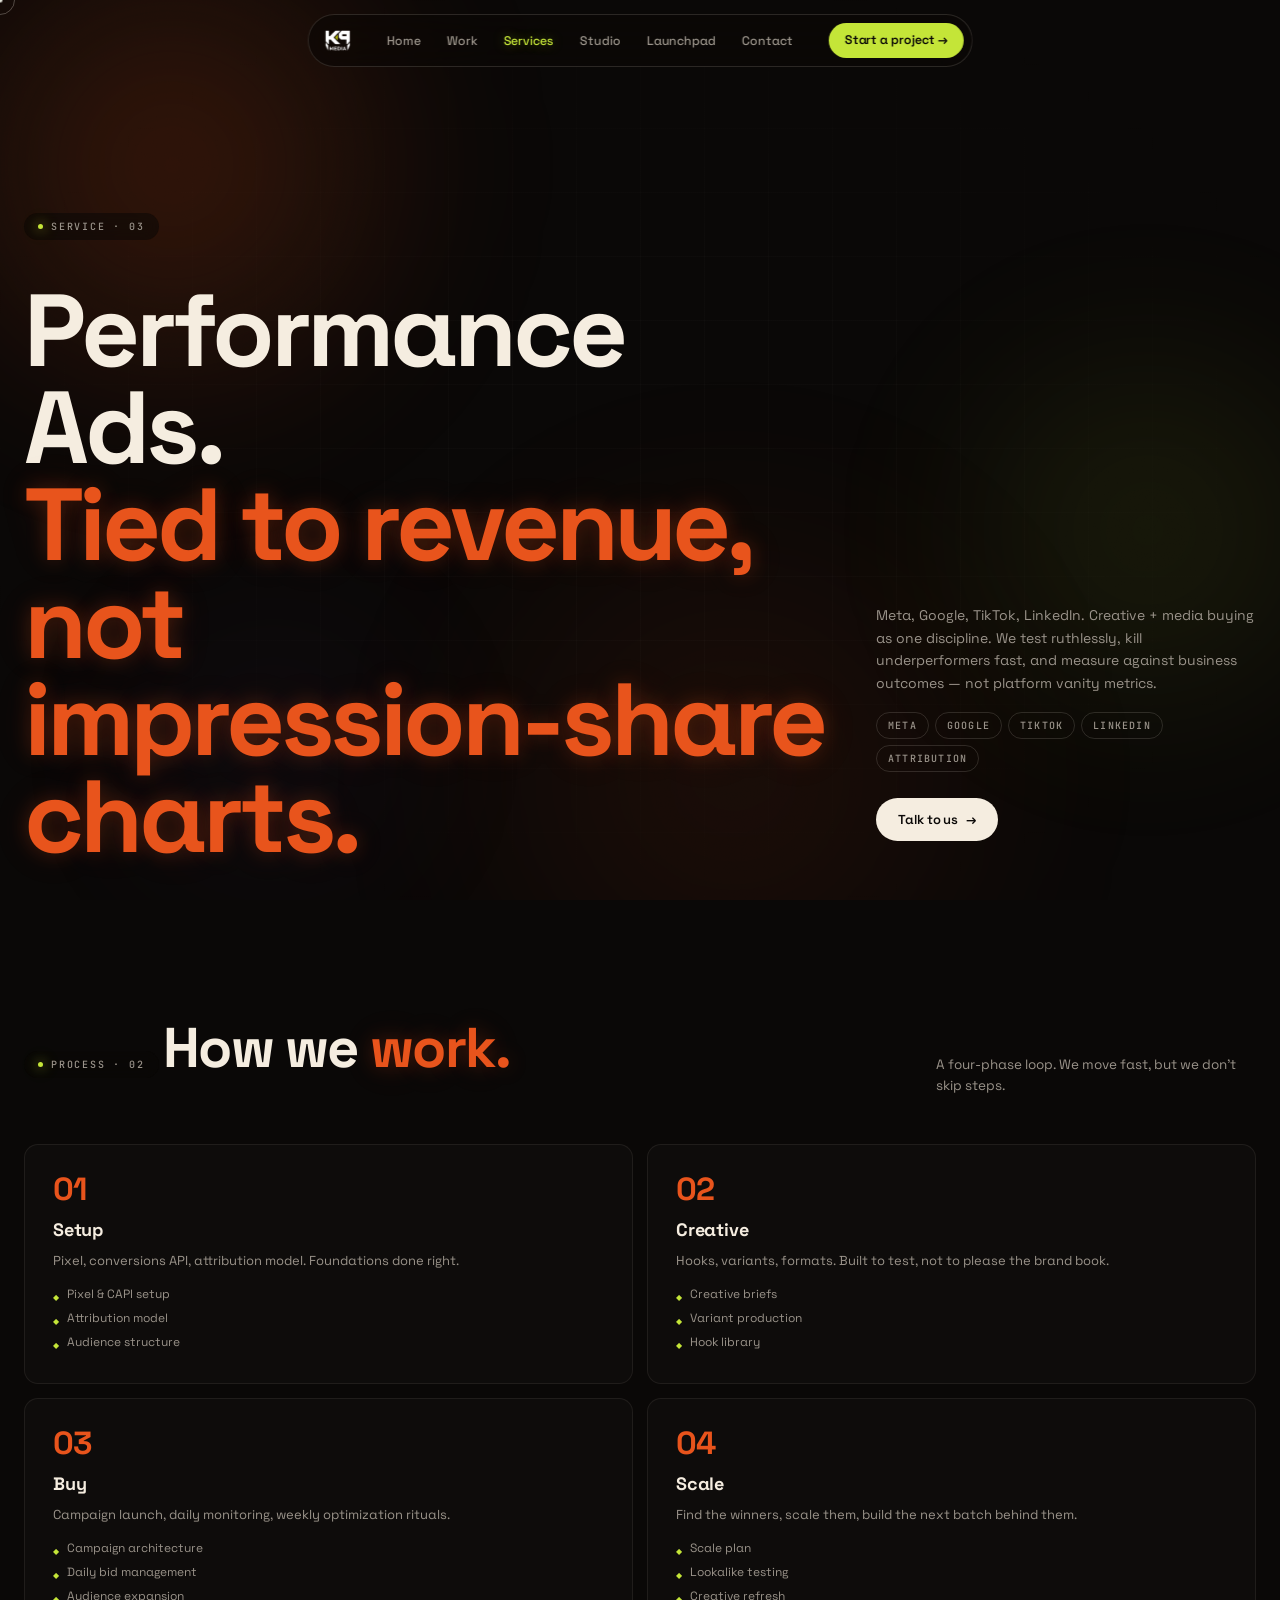
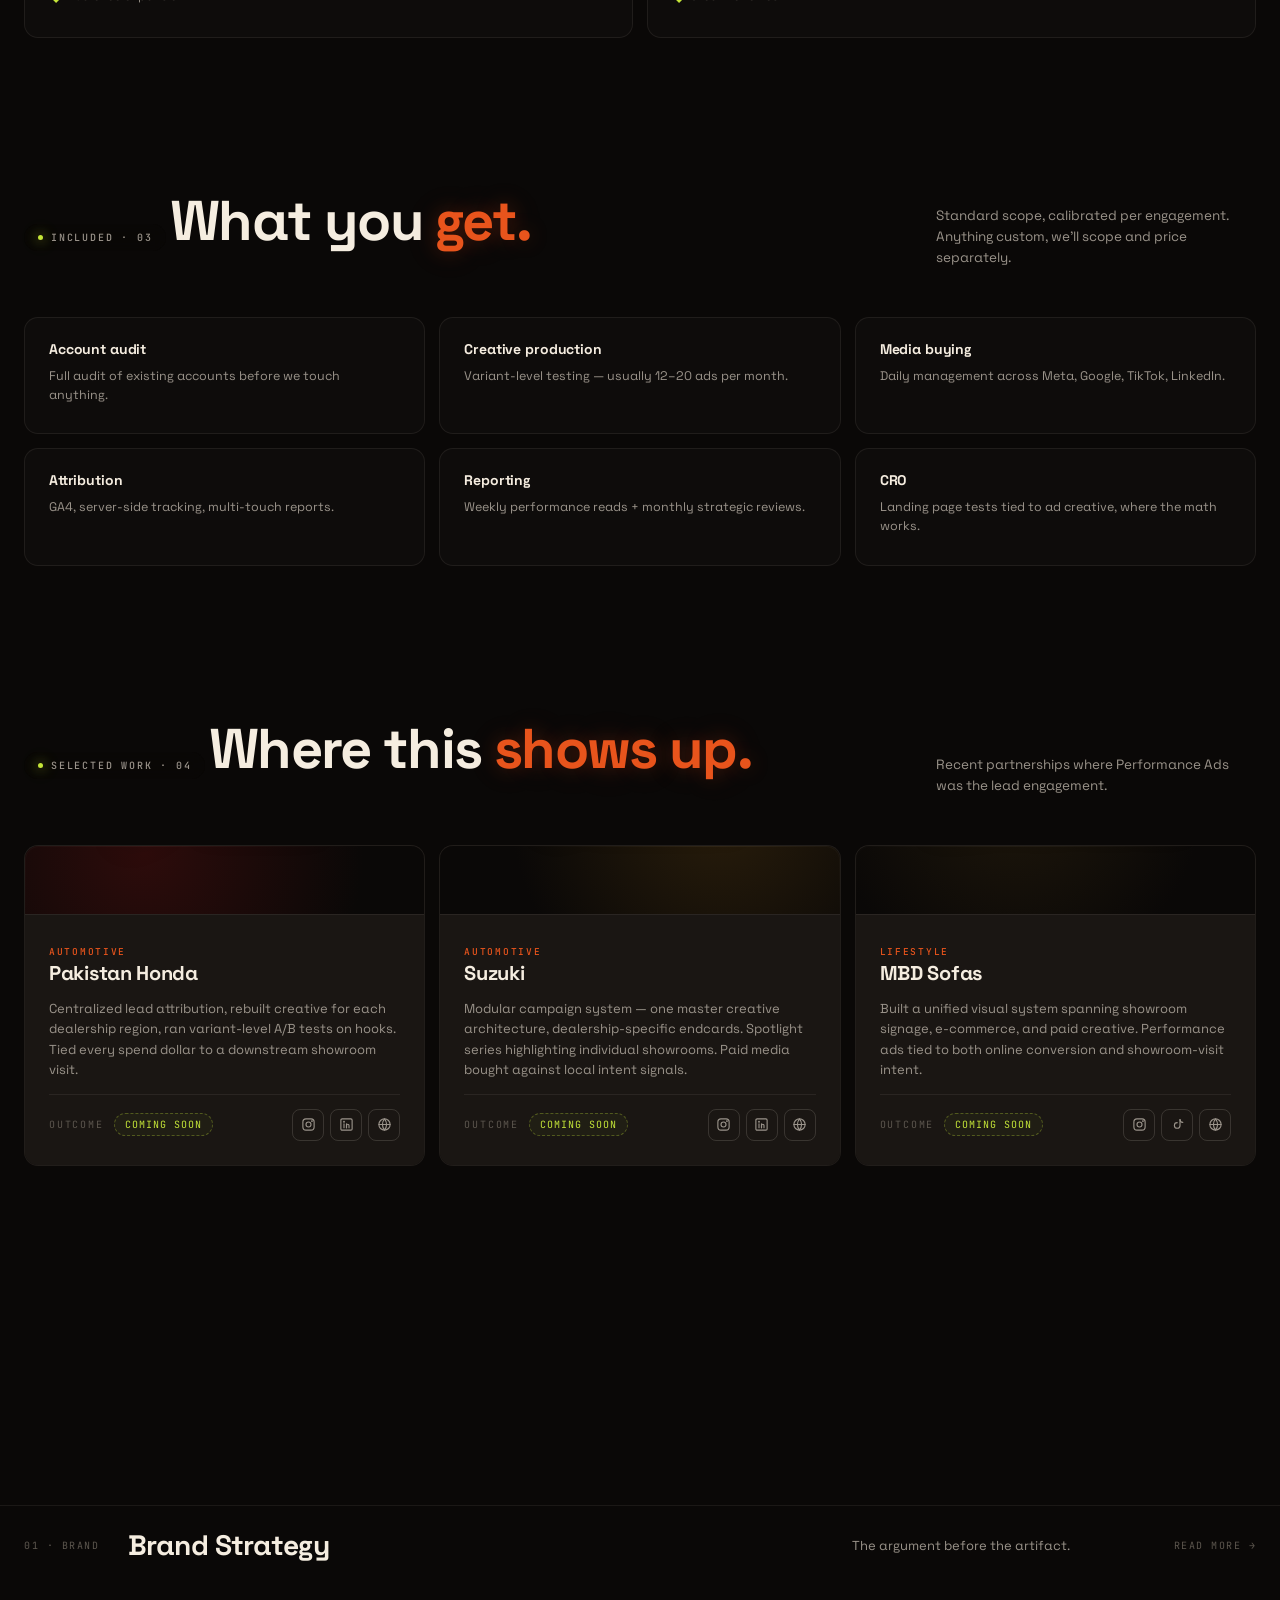
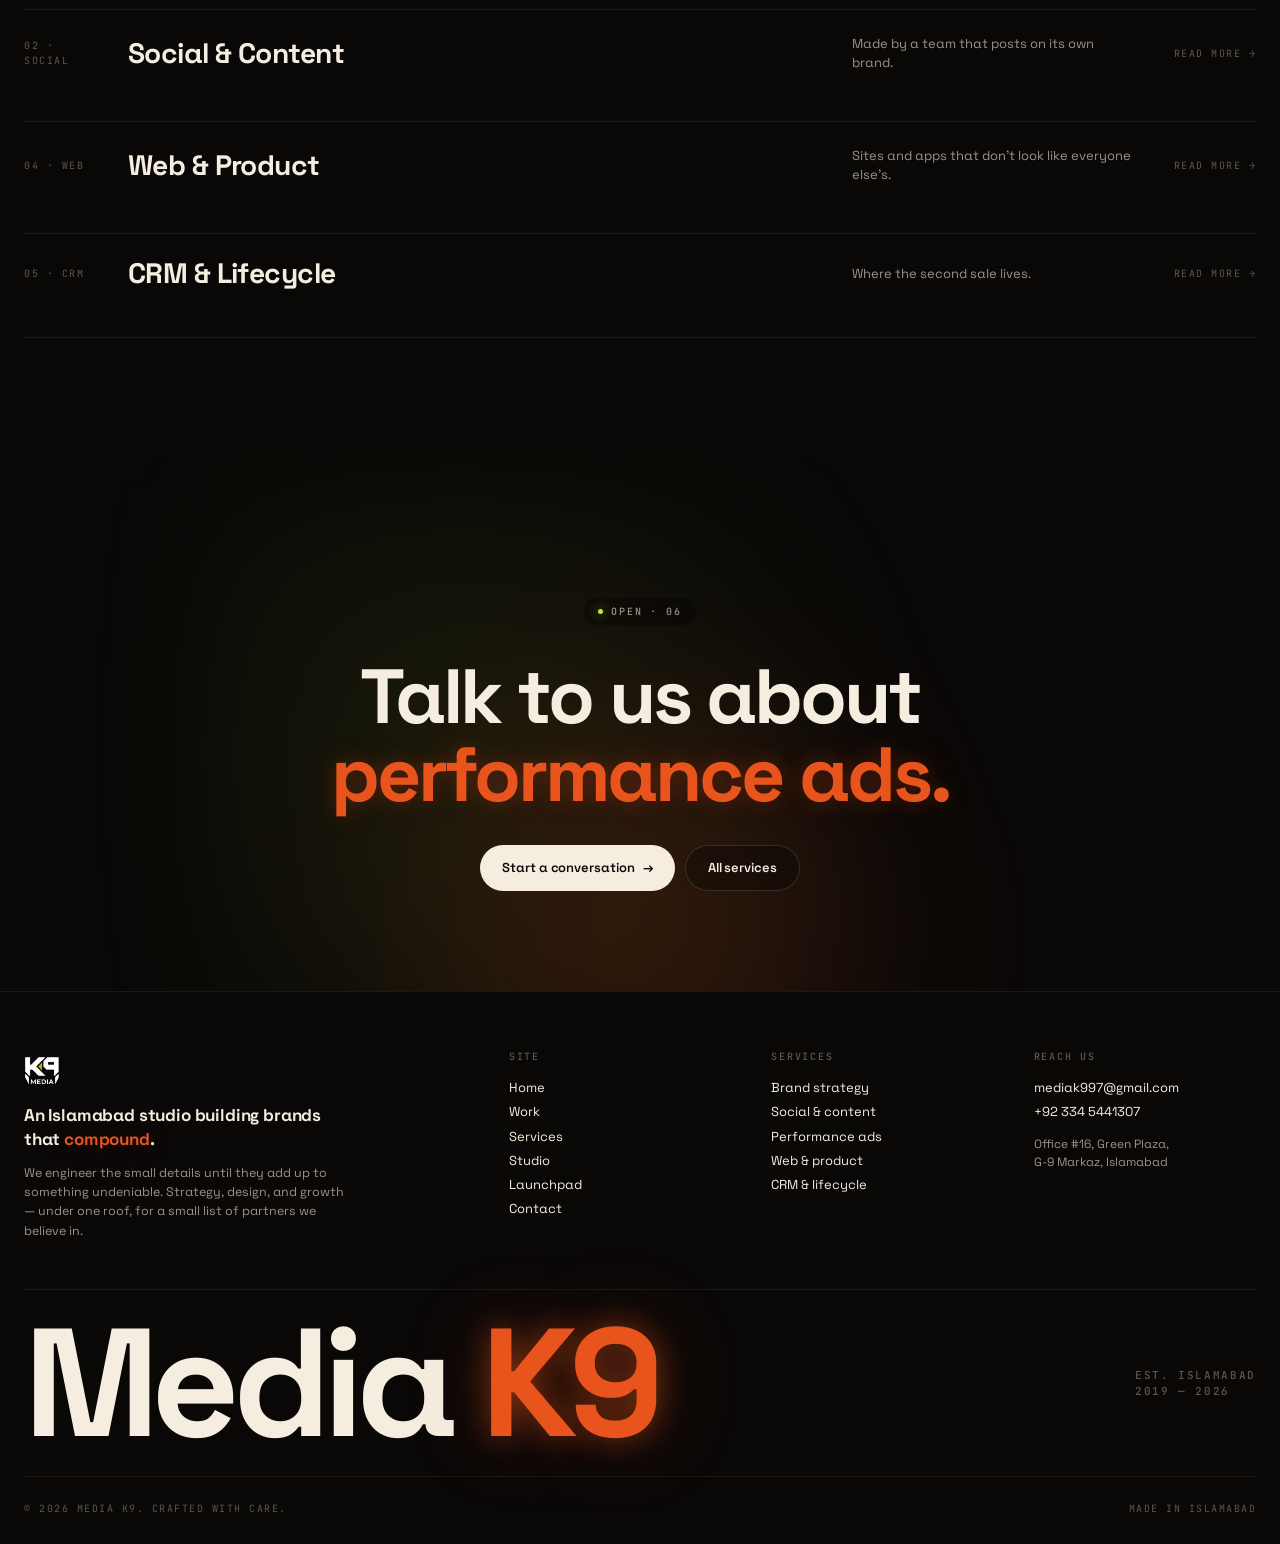
<file: service-performance-ads.html>
<!DOCTYPE html>
<html lang="en">
<head>
<meta charset="UTF-8">
<meta name="viewport" content="width=device-width, initial-scale=1.0">
<title>Performance Ads — Media K9</title>
<meta name="description" content="Media K9 — Islamabad-based growth studio. We design brands and ship campaigns that compound.">
<link rel="preconnect" href="https://fonts.googleapis.com">
<link rel="preconnect" href="https://fonts.gstatic.com" crossorigin>
<link href="https://fonts.googleapis.com/css2?family=Space+Grotesk:wght@300;400;500;600;700&family=JetBrains+Mono:wght@400;500;700&display=swap" rel="stylesheet">
<link rel="stylesheet" href="assets/shared.css">
<link rel="stylesheet" href="assets/page.css"><link rel="icon" href="logos/mediak9.png" type="image/png">
<script src="assets/components.js" defer></script>
</head>
<body data-page="services">
<div class="bg-aurora" aria-hidden="true">
  <div class="blob blob-1"></div>
  <div class="blob blob-2"></div>
  <div class="blob blob-3"></div>
  <div class="blob blob-4"></div>
</div>
<div class="bg-grid" aria-hidden="true"></div>
<div class="bg-grain" aria-hidden="true"></div>
<div class="cur-dot" aria-hidden="true"></div>
<div class="cur-ring" aria-hidden="true"></div>
<header id="header-placeholder"></header>

<section class="svc-hero">
  <div class="svc-hero-grid">
    <div>
      <div class="badge">Service · 03</div>
      <h1 data-blur data-blur-stagger="0.06">Performance Ads.<br><span class="accent">Tied to revenue, not impression-share charts.</span></h1>
    </div>
    <div class="svc-hero-side fade-up">
      <p>Meta, Google, TikTok, LinkedIn. Creative + media buying as one discipline. We test ruthlessly, kill underperformers fast, and measure against business outcomes — not platform vanity metrics.</p>
      <div class="svc-hero-tags"><span class="svc-tag">Meta</span><span class="svc-tag">Google</span><span class="svc-tag">TikTok</span><span class="svc-tag">LinkedIn</span><span class="svc-tag">Attribution</span></div>
      <a href="contact.html" class="btn btn-pri" style="margin-top:8px;width:fit-content">Talk to us <span class="arr">→</span></a>
    </div>
  </div>
</section>

<section class="workflow">
  <div class="sec-head rv" style="padding:0">
    <div>
      <div class="badge">Process · 02</div>
      <h2 data-blur data-blur-stagger="0.05">How we <span class="accent">work.</span></h2>
    </div>
    <p class="lead fade-up">A four-phase loop. We move fast, but we don't skip steps.</p>
  </div>
  <div class="workflow-grid"><div class="work-step rv">
  <div class="work-step-n">01</div>
  <h4>Setup</h4>
  <p>Pixel, conversions API, attribution model. Foundations done right.</p>
  <ul><li>Pixel & CAPI setup</li><li>Attribution model</li><li>Audience structure</li></ul>
</div>
<div class="work-step rv">
  <div class="work-step-n">02</div>
  <h4>Creative</h4>
  <p>Hooks, variants, formats. Built to test, not to please the brand book.</p>
  <ul><li>Creative briefs</li><li>Variant production</li><li>Hook library</li></ul>
</div>
<div class="work-step rv">
  <div class="work-step-n">03</div>
  <h4>Buy</h4>
  <p>Campaign launch, daily monitoring, weekly optimization rituals.</p>
  <ul><li>Campaign architecture</li><li>Daily bid management</li><li>Audience expansion</li></ul>
</div>
<div class="work-step rv">
  <div class="work-step-n">04</div>
  <h4>Scale</h4>
  <p>Find the winners, scale them, build the next batch behind them.</p>
  <ul><li>Scale plan</li><li>Lookalike testing</li><li>Creative refresh</li></ul>
</div>
</div>
</section>

<section class="svc-deliverables">
  <div class="sec-head rv" style="padding:0">
    <div>
      <div class="badge">Included · 03</div>
      <h2 data-blur data-blur-stagger="0.05">What you <span class="accent">get.</span></h2>
    </div>
    <p class="lead fade-up">Standard scope, calibrated per engagement. Anything custom, we'll scope and price separately.</p>
  </div>
  <div class="deliv-grid"><div class="deliv">
  <h5>Account audit</h5>
  <p>Full audit of existing accounts before we touch anything.</p>
</div>
<div class="deliv">
  <h5>Creative production</h5>
  <p>Variant-level testing — usually 12–20 ads per month.</p>
</div>
<div class="deliv">
  <h5>Media buying</h5>
  <p>Daily management across Meta, Google, TikTok, LinkedIn.</p>
</div>
<div class="deliv">
  <h5>Attribution</h5>
  <p>GA4, server-side tracking, multi-touch reports.</p>
</div>
<div class="deliv">
  <h5>Reporting</h5>
  <p>Weekly performance reads + monthly strategic reviews.</p>
</div>
<div class="deliv">
  <h5>CRO</h5>
  <p>Landing page tests tied to ad creative, where the math works.</p>
</div>
</div>
</section>

<section class="svc-related">
  <div class="sec-head rv" style="padding:0">
    <div>
      <div class="badge">Selected Work · 04</div>
      <h2 data-blur data-blur-stagger="0.05">Where this <span class="accent">shows up.</span></h2>
    </div>
    <p class="lead fade-up">Recent partnerships where Performance Ads was the lead engagement.</p>
  </div>
  <div class="work-grid-v2" style="padding:0"><div class="tile has-case t-third rv" id="pakistan-honda">
  <div class="vis bg-honda"><img src="logos/pakistan-honda.png" alt="Pakistan Honda" class="lg"></div>
  <div class="case-body">
    <div>
      <span class="case-tag">Automotive</span>
      <h3>Pakistan Honda</h3>
    </div>
    <p class="case-summary">Centralized lead attribution, rebuilt creative for each dealership region, ran variant-level A/B tests on hooks. Tied every spend dollar to a downstream showroom visit.</p>
    <div class="case-bottom">
      <div class="case-outcome-pending">
        <span class="case-outcome-label">Outcome</span>
        <span class="case-outcome-pending-tag">Coming soon</span>
      </div>
      <div class="case-social"><a href="#" class="case-social-icon" aria-label="instagram" target="_blank" rel="noopener"><svg viewBox="0 0 24 24" fill="none" stroke="currentColor" stroke-width="1.8" stroke-linecap="round" stroke-linejoin="round"><rect x="3" y="3" width="18" height="18" rx="5"/><circle cx="12" cy="12" r="4"/><circle cx="17.5" cy="6.5" r="0.6" fill="currentColor"/></svg></a><a href="#" class="case-social-icon" aria-label="linkedin" target="_blank" rel="noopener"><svg viewBox="0 0 24 24" fill="none" stroke="currentColor" stroke-width="1.8" stroke-linecap="round" stroke-linejoin="round"><rect x="3" y="3" width="18" height="18" rx="2"/><line x1="8" y1="11" x2="8" y2="17"/><circle cx="8" cy="7.5" r="0.6" fill="currentColor"/><path d="M12 17v-3.5a2 2 0 0 1 4 0V17"/><line x1="12" y1="11" x2="12" y2="17"/></svg></a><a href="#" class="case-social-icon" aria-label="web" target="_blank" rel="noopener"><svg viewBox="0 0 24 24" fill="none" stroke="currentColor" stroke-width="1.8" stroke-linecap="round" stroke-linejoin="round"><circle cx="12" cy="12" r="9"/><path d="M3 12h18"/><path d="M12 3a14 14 0 0 1 0 18a14 14 0 0 1 0-18z"/></svg></a></div>
    </div>
  </div>
</div>
<div class="tile has-case t-third rv" id="suzuki">
  <div class="vis bg-suzuki"><img src="logos/suzuki.png" alt="Suzuki" class="lg"></div>
  <div class="case-body">
    <div>
      <span class="case-tag">Automotive</span>
      <h3>Suzuki</h3>
    </div>
    <p class="case-summary">Modular campaign system — one master creative architecture, dealership-specific endcards. Spotlight series highlighting individual showrooms. Paid media bought against local intent signals.</p>
    <div class="case-bottom">
      <div class="case-outcome-pending">
        <span class="case-outcome-label">Outcome</span>
        <span class="case-outcome-pending-tag">Coming soon</span>
      </div>
      <div class="case-social"><a href="#" class="case-social-icon" aria-label="instagram" target="_blank" rel="noopener"><svg viewBox="0 0 24 24" fill="none" stroke="currentColor" stroke-width="1.8" stroke-linecap="round" stroke-linejoin="round"><rect x="3" y="3" width="18" height="18" rx="5"/><circle cx="12" cy="12" r="4"/><circle cx="17.5" cy="6.5" r="0.6" fill="currentColor"/></svg></a><a href="#" class="case-social-icon" aria-label="linkedin" target="_blank" rel="noopener"><svg viewBox="0 0 24 24" fill="none" stroke="currentColor" stroke-width="1.8" stroke-linecap="round" stroke-linejoin="round"><rect x="3" y="3" width="18" height="18" rx="2"/><line x1="8" y1="11" x2="8" y2="17"/><circle cx="8" cy="7.5" r="0.6" fill="currentColor"/><path d="M12 17v-3.5a2 2 0 0 1 4 0V17"/><line x1="12" y1="11" x2="12" y2="17"/></svg></a><a href="#" class="case-social-icon" aria-label="web" target="_blank" rel="noopener"><svg viewBox="0 0 24 24" fill="none" stroke="currentColor" stroke-width="1.8" stroke-linecap="round" stroke-linejoin="round"><circle cx="12" cy="12" r="9"/><path d="M3 12h18"/><path d="M12 3a14 14 0 0 1 0 18a14 14 0 0 1 0-18z"/></svg></a></div>
    </div>
  </div>
</div>
<div class="tile has-case t-third rv" id="mbd-sofas">
  <div class="vis bg-mbd"><img src="logos/mbd-sofas.png" alt="MBD Sofas" class="lg"></div>
  <div class="case-body">
    <div>
      <span class="case-tag">Lifestyle</span>
      <h3>MBD Sofas</h3>
    </div>
    <p class="case-summary">Built a unified visual system spanning showroom signage, e-commerce, and paid creative. Performance ads tied to both online conversion and showroom-visit intent.</p>
    <div class="case-bottom">
      <div class="case-outcome-pending">
        <span class="case-outcome-label">Outcome</span>
        <span class="case-outcome-pending-tag">Coming soon</span>
      </div>
      <div class="case-social"><a href="#" class="case-social-icon" aria-label="instagram" target="_blank" rel="noopener"><svg viewBox="0 0 24 24" fill="none" stroke="currentColor" stroke-width="1.8" stroke-linecap="round" stroke-linejoin="round"><rect x="3" y="3" width="18" height="18" rx="5"/><circle cx="12" cy="12" r="4"/><circle cx="17.5" cy="6.5" r="0.6" fill="currentColor"/></svg></a><a href="#" class="case-social-icon" aria-label="tiktok" target="_blank" rel="noopener"><svg viewBox="0 0 24 24" fill="none" stroke="currentColor" stroke-width="1.8" stroke-linecap="round" stroke-linejoin="round"><path d="M16 4v9.5a4.5 4.5 0 1 1-4.5-4.5"/><path d="M16 4c0 2.5 2 4.5 4.5 4.5"/></svg></a><a href="#" class="case-social-icon" aria-label="web" target="_blank" rel="noopener"><svg viewBox="0 0 24 24" fill="none" stroke="currentColor" stroke-width="1.8" stroke-linecap="round" stroke-linejoin="round"><circle cx="12" cy="12" r="9"/><path d="M3 12h18"/><path d="M12 3a14 14 0 0 1 0 18a14 14 0 0 1 0-18z"/></svg></a></div>
    </div>
  </div>
</div>
</div>
</section>

<section class="services">
  <div class="sec-head rv">
    <div>
      <div class="badge">Other practices · 05</div>
      <h2 data-blur data-blur-stagger="0.05">Or compose <span class="accent">the full stack.</span></h2>
    </div>
  </div>
  <div class="svc-list"><a href="service-brand-strategy.html" class="svc alt">
      <span class="svc-n">01 · BRAND</span>
      <span class="svc-name">Brand Strategy</span>
      <span class="svc-d">The argument before the artifact.</span>
      <span class="svc-arr">Read more →</span>
    </a><a href="service-social-content.html" class="svc">
      <span class="svc-n">02 · SOCIAL</span>
      <span class="svc-name">Social & Content</span>
      <span class="svc-d">Made by a team that posts on its own brand.</span>
      <span class="svc-arr">Read more →</span>
    </a><a href="service-web-product.html" class="svc alt">
      <span class="svc-n">04 · WEB</span>
      <span class="svc-name">Web & Product</span>
      <span class="svc-d">Sites and apps that don't look like everyone else's.</span>
      <span class="svc-arr">Read more →</span>
    </a><a href="service-crm-lifecycle.html" class="svc">
      <span class="svc-n">05 · CRM</span>
      <span class="svc-name">CRM & Lifecycle</span>
      <span class="svc-d">Where the second sale lives.</span>
      <span class="svc-arr">Read more →</span>
    </a></div>
</section>

<section class="cta">
  <div class="cta-inner">
    <div class="badge" style="justify-content:center;margin:0 auto 18px">Open · 06</div>
    <h2 data-blur data-blur-stagger="0.05">Talk to us about <span class="accent">performance ads.</span></h2>
    <div class="cta-actions">
      <a href="contact.html" class="btn btn-pri">Start a conversation <span class="arr">→</span></a>
      <a href="services.html" class="btn btn-sec">All services</a>
    </div>
  </div>
</section>
<footer id="footer-placeholder"></footer>
<script src="assets/app.js" defer></script>
</body></html>
</file>
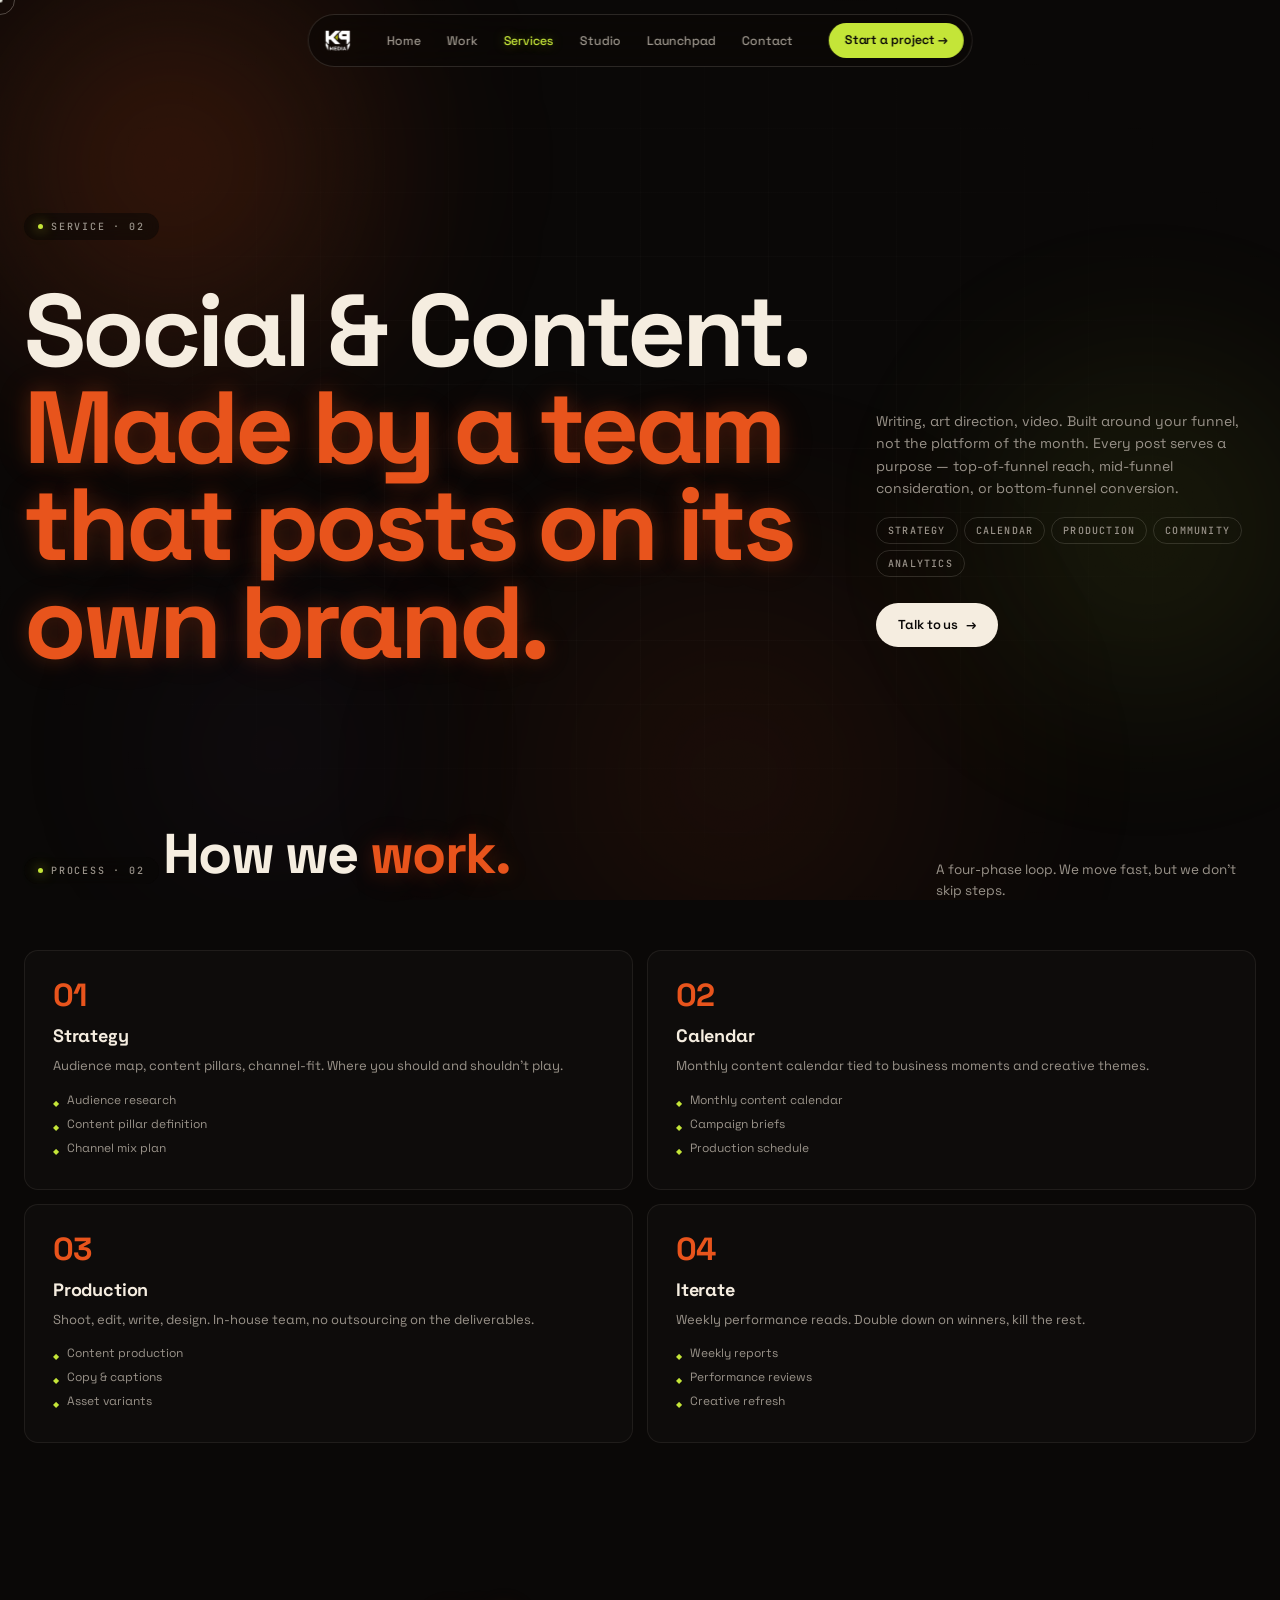
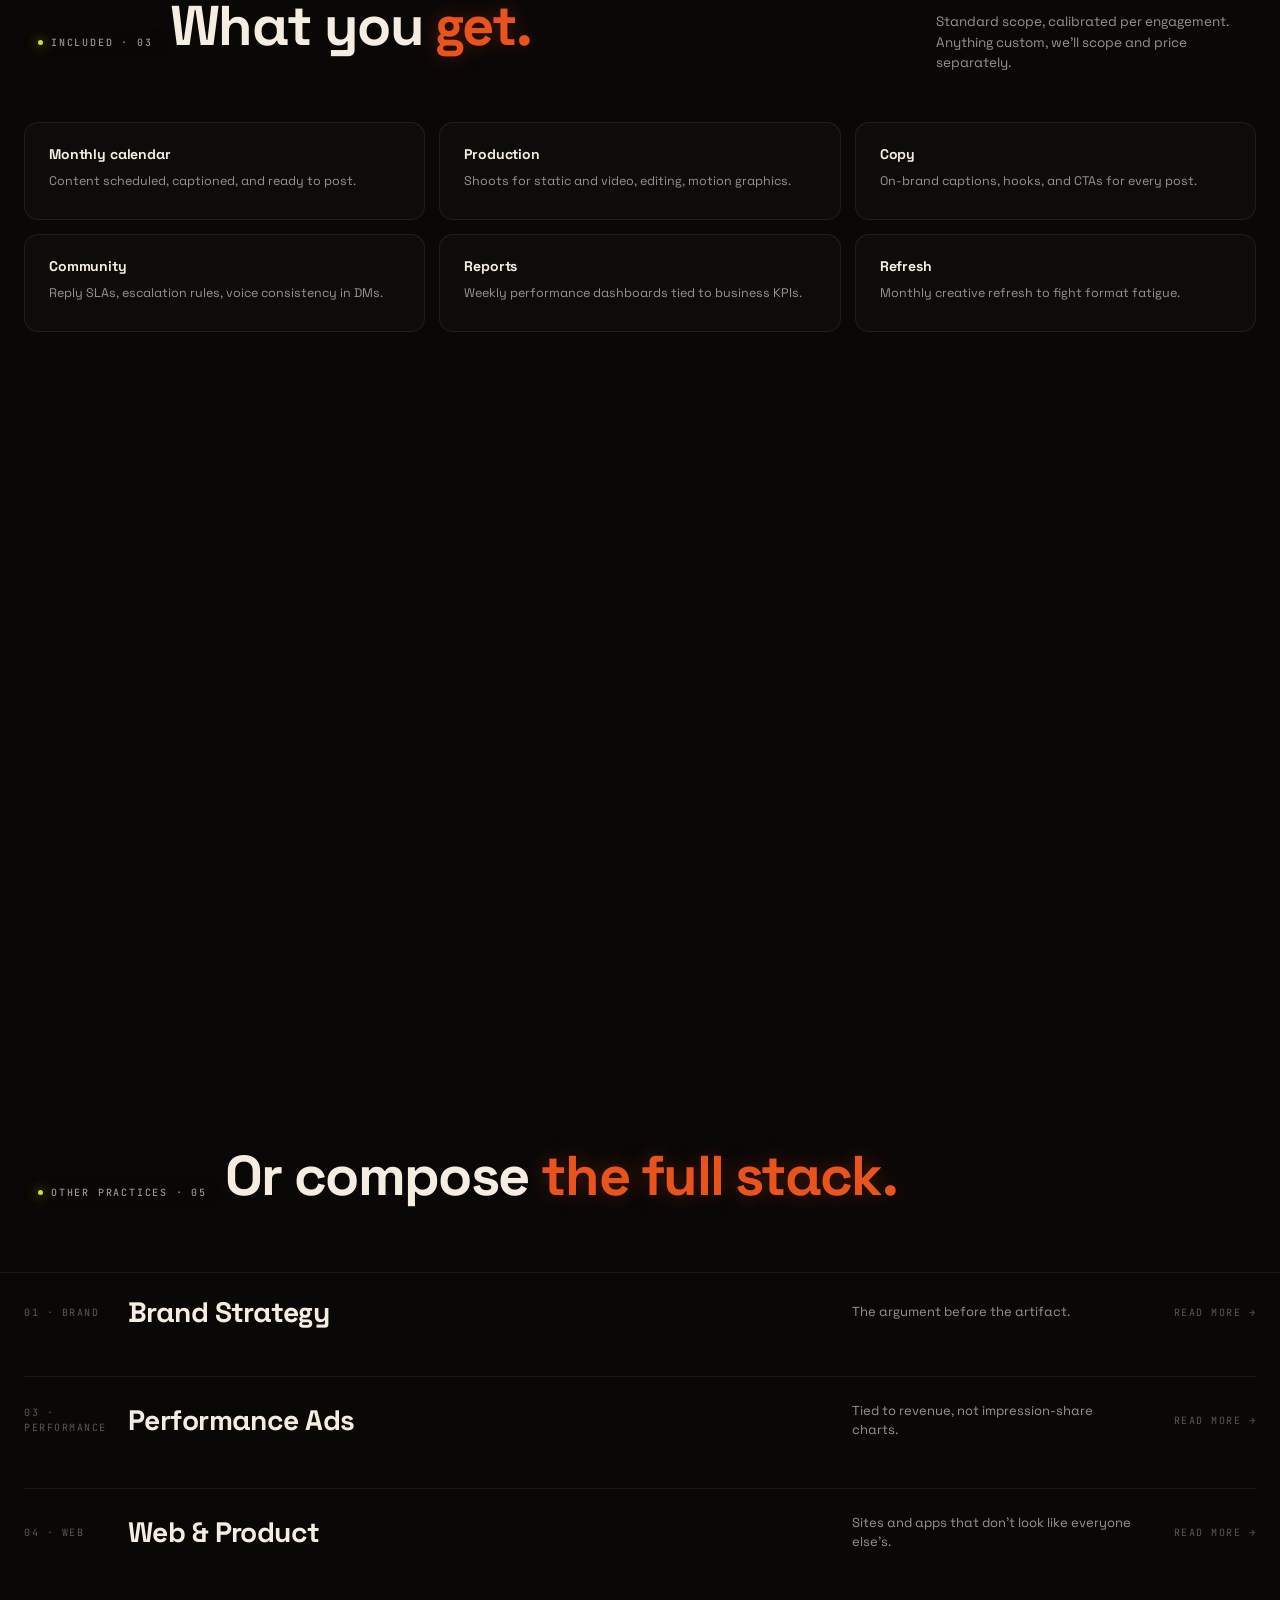
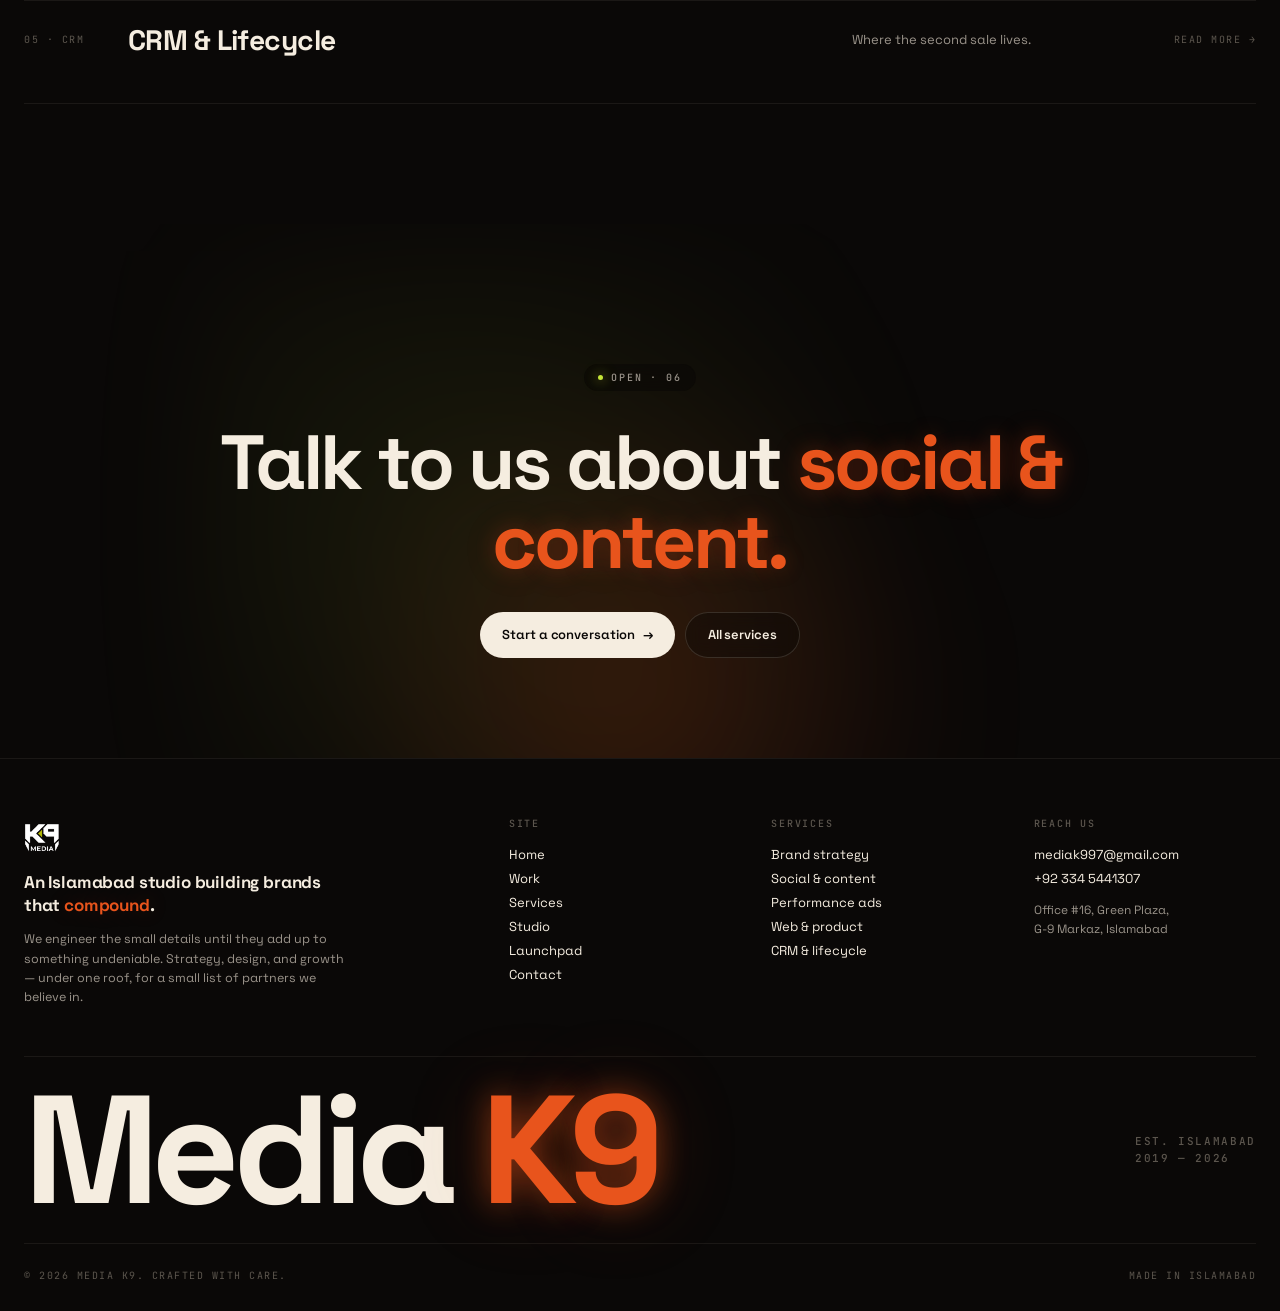
<file: service-social-content.html>
<!DOCTYPE html>
<html lang="en">
<head>
<meta charset="UTF-8">
<meta name="viewport" content="width=device-width, initial-scale=1.0">
<title>Social & Content — Media K9</title>
<meta name="description" content="Media K9 — Islamabad-based growth studio. We design brands and ship campaigns that compound.">
<link rel="preconnect" href="https://fonts.googleapis.com">
<link rel="preconnect" href="https://fonts.gstatic.com" crossorigin>
<link href="https://fonts.googleapis.com/css2?family=Space+Grotesk:wght@300;400;500;600;700&family=JetBrains+Mono:wght@400;500;700&display=swap" rel="stylesheet">
<link rel="stylesheet" href="assets/shared.css">
<link rel="stylesheet" href="assets/page.css"><link rel="icon" href="logos/mediak9.png" type="image/png">
<script src="assets/components.js" defer></script>
</head>
<body data-page="services">
<div class="bg-aurora" aria-hidden="true">
  <div class="blob blob-1"></div>
  <div class="blob blob-2"></div>
  <div class="blob blob-3"></div>
  <div class="blob blob-4"></div>
</div>
<div class="bg-grid" aria-hidden="true"></div>
<div class="bg-grain" aria-hidden="true"></div>
<div class="cur-dot" aria-hidden="true"></div>
<div class="cur-ring" aria-hidden="true"></div>
<header id="header-placeholder"></header>

<section class="svc-hero">
  <div class="svc-hero-grid">
    <div>
      <div class="badge">Service · 02</div>
      <h1 data-blur data-blur-stagger="0.06">Social & Content.<br><span class="accent">Made by a team that posts on its own brand.</span></h1>
    </div>
    <div class="svc-hero-side fade-up">
      <p>Writing, art direction, video. Built around your funnel, not the platform of the month. Every post serves a purpose — top-of-funnel reach, mid-funnel consideration, or bottom-funnel conversion.</p>
      <div class="svc-hero-tags"><span class="svc-tag">Strategy</span><span class="svc-tag">Calendar</span><span class="svc-tag">Production</span><span class="svc-tag">Community</span><span class="svc-tag">Analytics</span></div>
      <a href="contact.html" class="btn btn-pri" style="margin-top:8px;width:fit-content">Talk to us <span class="arr">→</span></a>
    </div>
  </div>
</section>

<section class="workflow">
  <div class="sec-head rv" style="padding:0">
    <div>
      <div class="badge">Process · 02</div>
      <h2 data-blur data-blur-stagger="0.05">How we <span class="accent">work.</span></h2>
    </div>
    <p class="lead fade-up">A four-phase loop. We move fast, but we don't skip steps.</p>
  </div>
  <div class="workflow-grid"><div class="work-step rv">
  <div class="work-step-n">01</div>
  <h4>Strategy</h4>
  <p>Audience map, content pillars, channel-fit. Where you should and shouldn't play.</p>
  <ul><li>Audience research</li><li>Content pillar definition</li><li>Channel mix plan</li></ul>
</div>
<div class="work-step rv">
  <div class="work-step-n">02</div>
  <h4>Calendar</h4>
  <p>Monthly content calendar tied to business moments and creative themes.</p>
  <ul><li>Monthly content calendar</li><li>Campaign briefs</li><li>Production schedule</li></ul>
</div>
<div class="work-step rv">
  <div class="work-step-n">03</div>
  <h4>Production</h4>
  <p>Shoot, edit, write, design. In-house team, no outsourcing on the deliverables.</p>
  <ul><li>Content production</li><li>Copy & captions</li><li>Asset variants</li></ul>
</div>
<div class="work-step rv">
  <div class="work-step-n">04</div>
  <h4>Iterate</h4>
  <p>Weekly performance reads. Double down on winners, kill the rest.</p>
  <ul><li>Weekly reports</li><li>Performance reviews</li><li>Creative refresh</li></ul>
</div>
</div>
</section>

<section class="svc-deliverables">
  <div class="sec-head rv" style="padding:0">
    <div>
      <div class="badge">Included · 03</div>
      <h2 data-blur data-blur-stagger="0.05">What you <span class="accent">get.</span></h2>
    </div>
    <p class="lead fade-up">Standard scope, calibrated per engagement. Anything custom, we'll scope and price separately.</p>
  </div>
  <div class="deliv-grid"><div class="deliv">
  <h5>Monthly calendar</h5>
  <p>Content scheduled, captioned, and ready to post.</p>
</div>
<div class="deliv">
  <h5>Production</h5>
  <p>Shoots for static and video, editing, motion graphics.</p>
</div>
<div class="deliv">
  <h5>Copy</h5>
  <p>On-brand captions, hooks, and CTAs for every post.</p>
</div>
<div class="deliv">
  <h5>Community</h5>
  <p>Reply SLAs, escalation rules, voice consistency in DMs.</p>
</div>
<div class="deliv">
  <h5>Reports</h5>
  <p>Weekly performance dashboards tied to business KPIs.</p>
</div>
<div class="deliv">
  <h5>Refresh</h5>
  <p>Monthly creative refresh to fight format fatigue.</p>
</div>
</div>
</section>

<section class="svc-related">
  <div class="sec-head rv" style="padding:0">
    <div>
      <div class="badge">Selected Work · 04</div>
      <h2 data-blur data-blur-stagger="0.05">Where this <span class="accent">shows up.</span></h2>
    </div>
    <p class="lead fade-up">Recent partnerships where Social & Content was the lead engagement.</p>
  </div>
  <div class="work-grid-v2" style="padding:0"><div class="tile has-case t-third rv" id="q-marketing">
  <div class="vis bg-q"><img src="logos/q-marketing.png" alt="Q Marketing" class="lg"></div>
  <div class="case-body">
    <div>
      <span class="case-tag">Real Estate · Islamabad</span>
      <h3>Q Marketing</h3>
    </div>
    <p class="case-summary">Built a unified content system across Saif Star Tower, Lake View Heights, Qazi Mall and Razia Complex. Roman Urdu video scripts, weekly compliance review for ad claims, monthly creative calendar.</p>
    <div class="case-bottom">
      <div class="case-outcome-pending">
        <span class="case-outcome-label">Outcome</span>
        <span class="case-outcome-pending-tag">Coming soon</span>
      </div>
      <div class="case-social"><a href="#" class="case-social-icon" aria-label="instagram" target="_blank" rel="noopener"><svg viewBox="0 0 24 24" fill="none" stroke="currentColor" stroke-width="1.8" stroke-linecap="round" stroke-linejoin="round"><rect x="3" y="3" width="18" height="18" rx="5"/><circle cx="12" cy="12" r="4"/><circle cx="17.5" cy="6.5" r="0.6" fill="currentColor"/></svg></a><a href="#" class="case-social-icon" aria-label="tiktok" target="_blank" rel="noopener"><svg viewBox="0 0 24 24" fill="none" stroke="currentColor" stroke-width="1.8" stroke-linecap="round" stroke-linejoin="round"><path d="M16 4v9.5a4.5 4.5 0 1 1-4.5-4.5"/><path d="M16 4c0 2.5 2 4.5 4.5 4.5"/></svg></a><a href="#" class="case-social-icon" aria-label="web" target="_blank" rel="noopener"><svg viewBox="0 0 24 24" fill="none" stroke="currentColor" stroke-width="1.8" stroke-linecap="round" stroke-linejoin="round"><circle cx="12" cy="12" r="9"/><path d="M3 12h18"/><path d="M12 3a14 14 0 0 1 0 18a14 14 0 0 1 0-18z"/></svg></a></div>
    </div>
  </div>
</div>
<div class="tile has-case t-third rv" id="mz-foods">
  <div class="vis bg-mz"><img src="logos/mz-foods.png" alt="MZ Foods" class="lg"></div>
  <div class="case-body">
    <div>
      <span class="case-tag">FMCG · Food</span>
      <h3>MZ Foods</h3>
    </div>
    <p class="case-summary">Built a Drunk Elephant-inspired identity with locked color rotation per honey variant. Six SKU photoshoot, packaging mockups, Instagram content calendar tied to launch windows.</p>
    <div class="case-bottom">
      <div class="case-outcome-pending">
        <span class="case-outcome-label">Outcome</span>
        <span class="case-outcome-pending-tag">Coming soon</span>
      </div>
      <div class="case-social"><a href="#" class="case-social-icon" aria-label="instagram" target="_blank" rel="noopener"><svg viewBox="0 0 24 24" fill="none" stroke="currentColor" stroke-width="1.8" stroke-linecap="round" stroke-linejoin="round"><rect x="3" y="3" width="18" height="18" rx="5"/><circle cx="12" cy="12" r="4"/><circle cx="17.5" cy="6.5" r="0.6" fill="currentColor"/></svg></a><a href="#" class="case-social-icon" aria-label="tiktok" target="_blank" rel="noopener"><svg viewBox="0 0 24 24" fill="none" stroke="currentColor" stroke-width="1.8" stroke-linecap="round" stroke-linejoin="round"><path d="M16 4v9.5a4.5 4.5 0 1 1-4.5-4.5"/><path d="M16 4c0 2.5 2 4.5 4.5 4.5"/></svg></a><a href="#" class="case-social-icon" aria-label="web" target="_blank" rel="noopener"><svg viewBox="0 0 24 24" fill="none" stroke="currentColor" stroke-width="1.8" stroke-linecap="round" stroke-linejoin="round"><circle cx="12" cy="12" r="9"/><path d="M3 12h18"/><path d="M12 3a14 14 0 0 1 0 18a14 14 0 0 1 0-18z"/></svg></a></div>
    </div>
  </div>
</div>
<div class="tile has-case t-third rv" id="eco-lens">
  <div class="vis bg-eco"><img src="logos/eco-lens.png" alt="Eco Lens" class="lg"></div>
  <div class="case-body">
    <div>
      <span class="case-tag">Sustainability</span>
      <h3>Eco Lens</h3>
    </div>
    <p class="case-summary">Restructured content into Instagram-first carousels with a recurring visual system. Layered short-form video for awareness, long-form newsletter for depth.</p>
    <div class="case-bottom">
      <div class="case-outcome-pending">
        <span class="case-outcome-label">Outcome</span>
        <span class="case-outcome-pending-tag">Coming soon</span>
      </div>
      <div class="case-social"><a href="#" class="case-social-icon" aria-label="instagram" target="_blank" rel="noopener"><svg viewBox="0 0 24 24" fill="none" stroke="currentColor" stroke-width="1.8" stroke-linecap="round" stroke-linejoin="round"><rect x="3" y="3" width="18" height="18" rx="5"/><circle cx="12" cy="12" r="4"/><circle cx="17.5" cy="6.5" r="0.6" fill="currentColor"/></svg></a><a href="#" class="case-social-icon" aria-label="tiktok" target="_blank" rel="noopener"><svg viewBox="0 0 24 24" fill="none" stroke="currentColor" stroke-width="1.8" stroke-linecap="round" stroke-linejoin="round"><path d="M16 4v9.5a4.5 4.5 0 1 1-4.5-4.5"/><path d="M16 4c0 2.5 2 4.5 4.5 4.5"/></svg></a><a href="#" class="case-social-icon" aria-label="web" target="_blank" rel="noopener"><svg viewBox="0 0 24 24" fill="none" stroke="currentColor" stroke-width="1.8" stroke-linecap="round" stroke-linejoin="round"><circle cx="12" cy="12" r="9"/><path d="M3 12h18"/><path d="M12 3a14 14 0 0 1 0 18a14 14 0 0 1 0-18z"/></svg></a></div>
    </div>
  </div>
</div>
</div>
</section>

<section class="services">
  <div class="sec-head rv">
    <div>
      <div class="badge">Other practices · 05</div>
      <h2 data-blur data-blur-stagger="0.05">Or compose <span class="accent">the full stack.</span></h2>
    </div>
  </div>
  <div class="svc-list"><a href="service-brand-strategy.html" class="svc alt">
      <span class="svc-n">01 · BRAND</span>
      <span class="svc-name">Brand Strategy</span>
      <span class="svc-d">The argument before the artifact.</span>
      <span class="svc-arr">Read more →</span>
    </a><a href="service-performance-ads.html" class="svc">
      <span class="svc-n">03 · PERFORMANCE</span>
      <span class="svc-name">Performance Ads</span>
      <span class="svc-d">Tied to revenue, not impression-share charts.</span>
      <span class="svc-arr">Read more →</span>
    </a><a href="service-web-product.html" class="svc alt">
      <span class="svc-n">04 · WEB</span>
      <span class="svc-name">Web & Product</span>
      <span class="svc-d">Sites and apps that don't look like everyone else's.</span>
      <span class="svc-arr">Read more →</span>
    </a><a href="service-crm-lifecycle.html" class="svc">
      <span class="svc-n">05 · CRM</span>
      <span class="svc-name">CRM & Lifecycle</span>
      <span class="svc-d">Where the second sale lives.</span>
      <span class="svc-arr">Read more →</span>
    </a></div>
</section>

<section class="cta">
  <div class="cta-inner">
    <div class="badge" style="justify-content:center;margin:0 auto 18px">Open · 06</div>
    <h2 data-blur data-blur-stagger="0.05">Talk to us about <span class="accent">social & content.</span></h2>
    <div class="cta-actions">
      <a href="contact.html" class="btn btn-pri">Start a conversation <span class="arr">→</span></a>
      <a href="services.html" class="btn btn-sec">All services</a>
    </div>
  </div>
</section>
<footer id="footer-placeholder"></footer>
<script src="assets/app.js" defer></script>
</body></html>
</file>
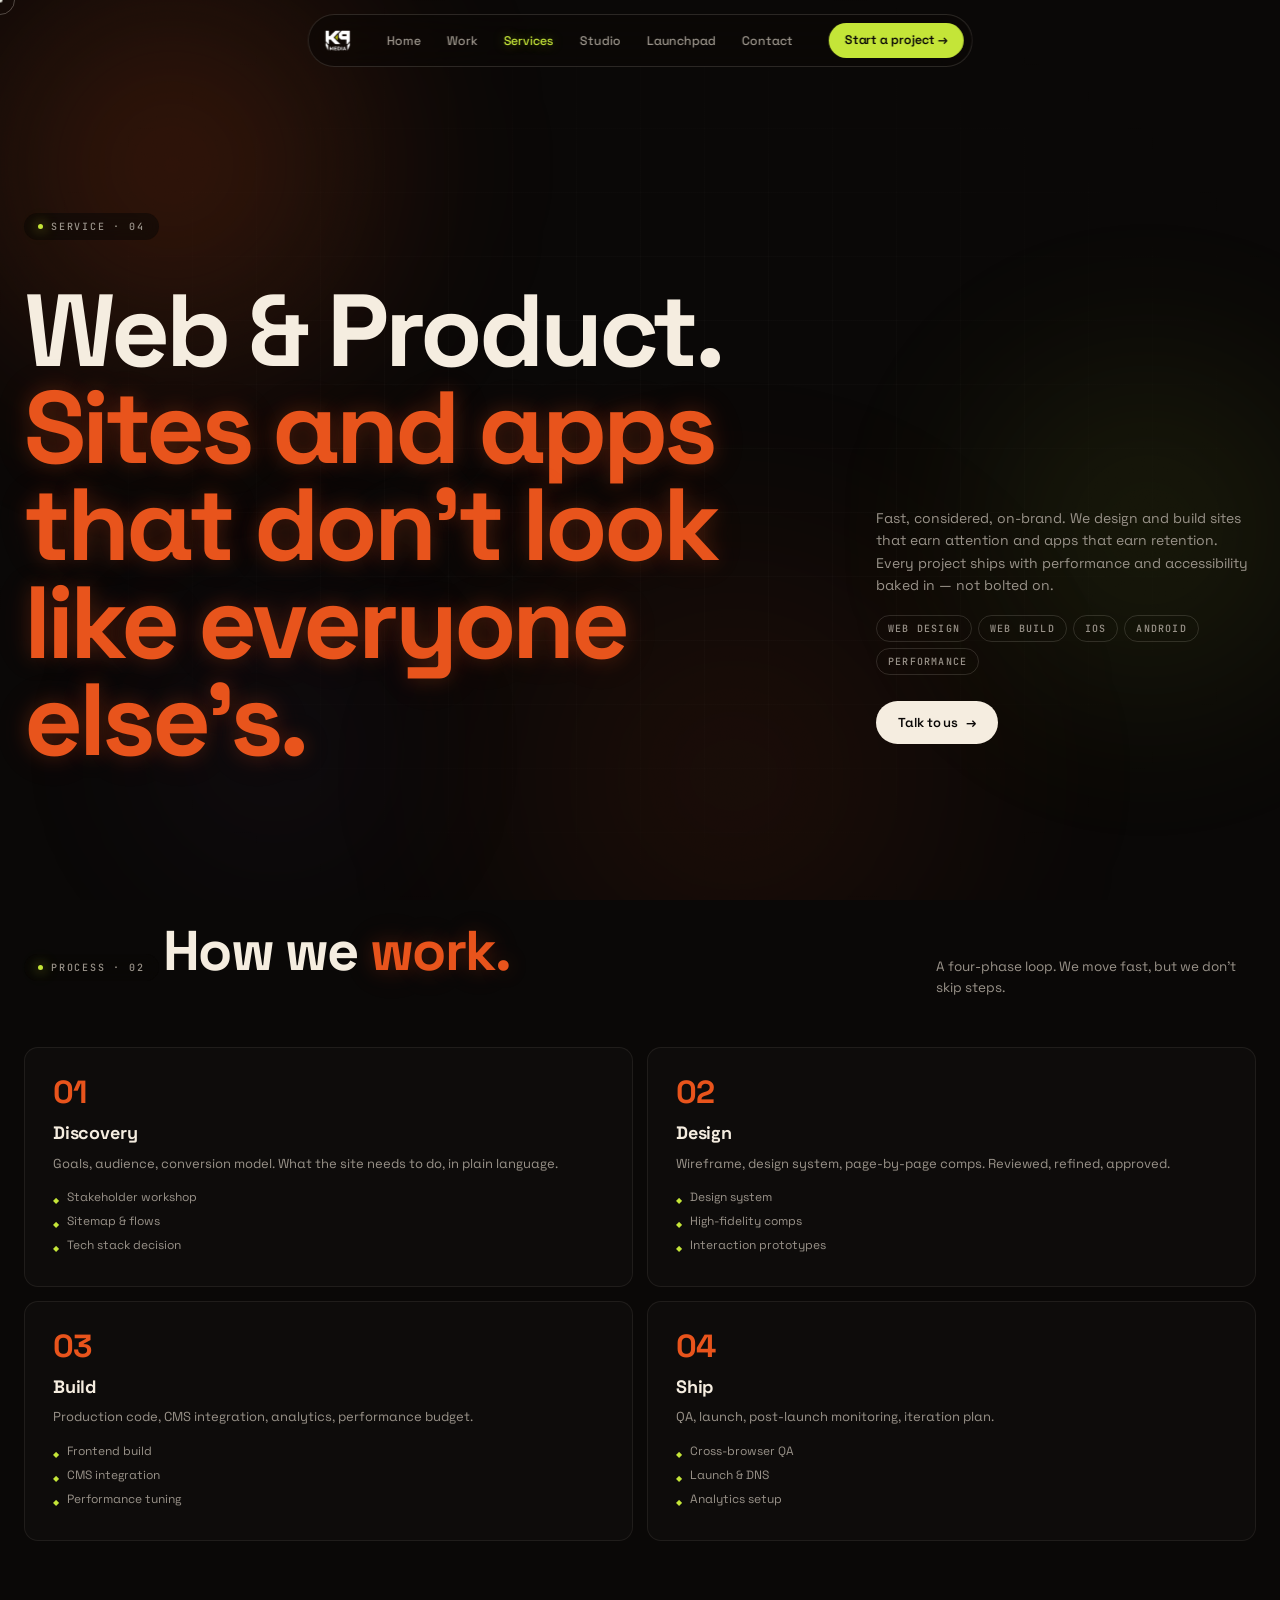
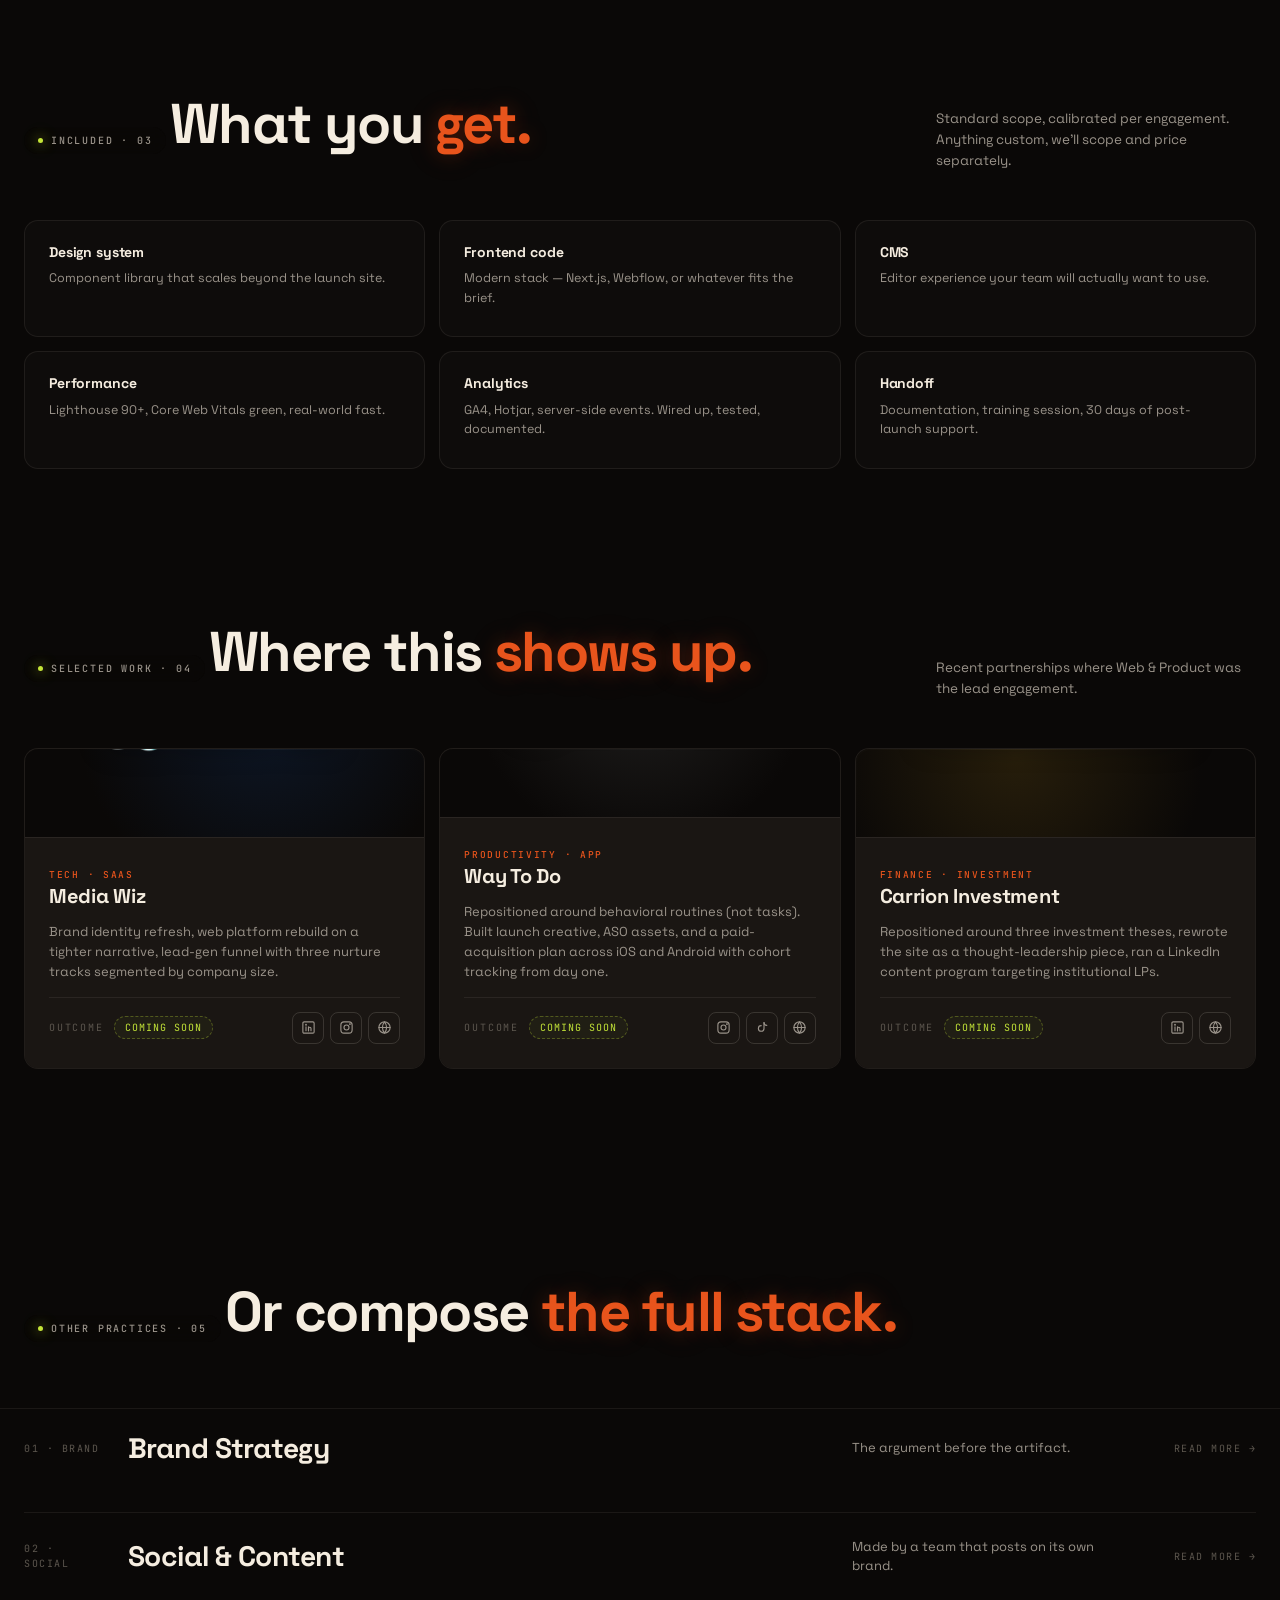
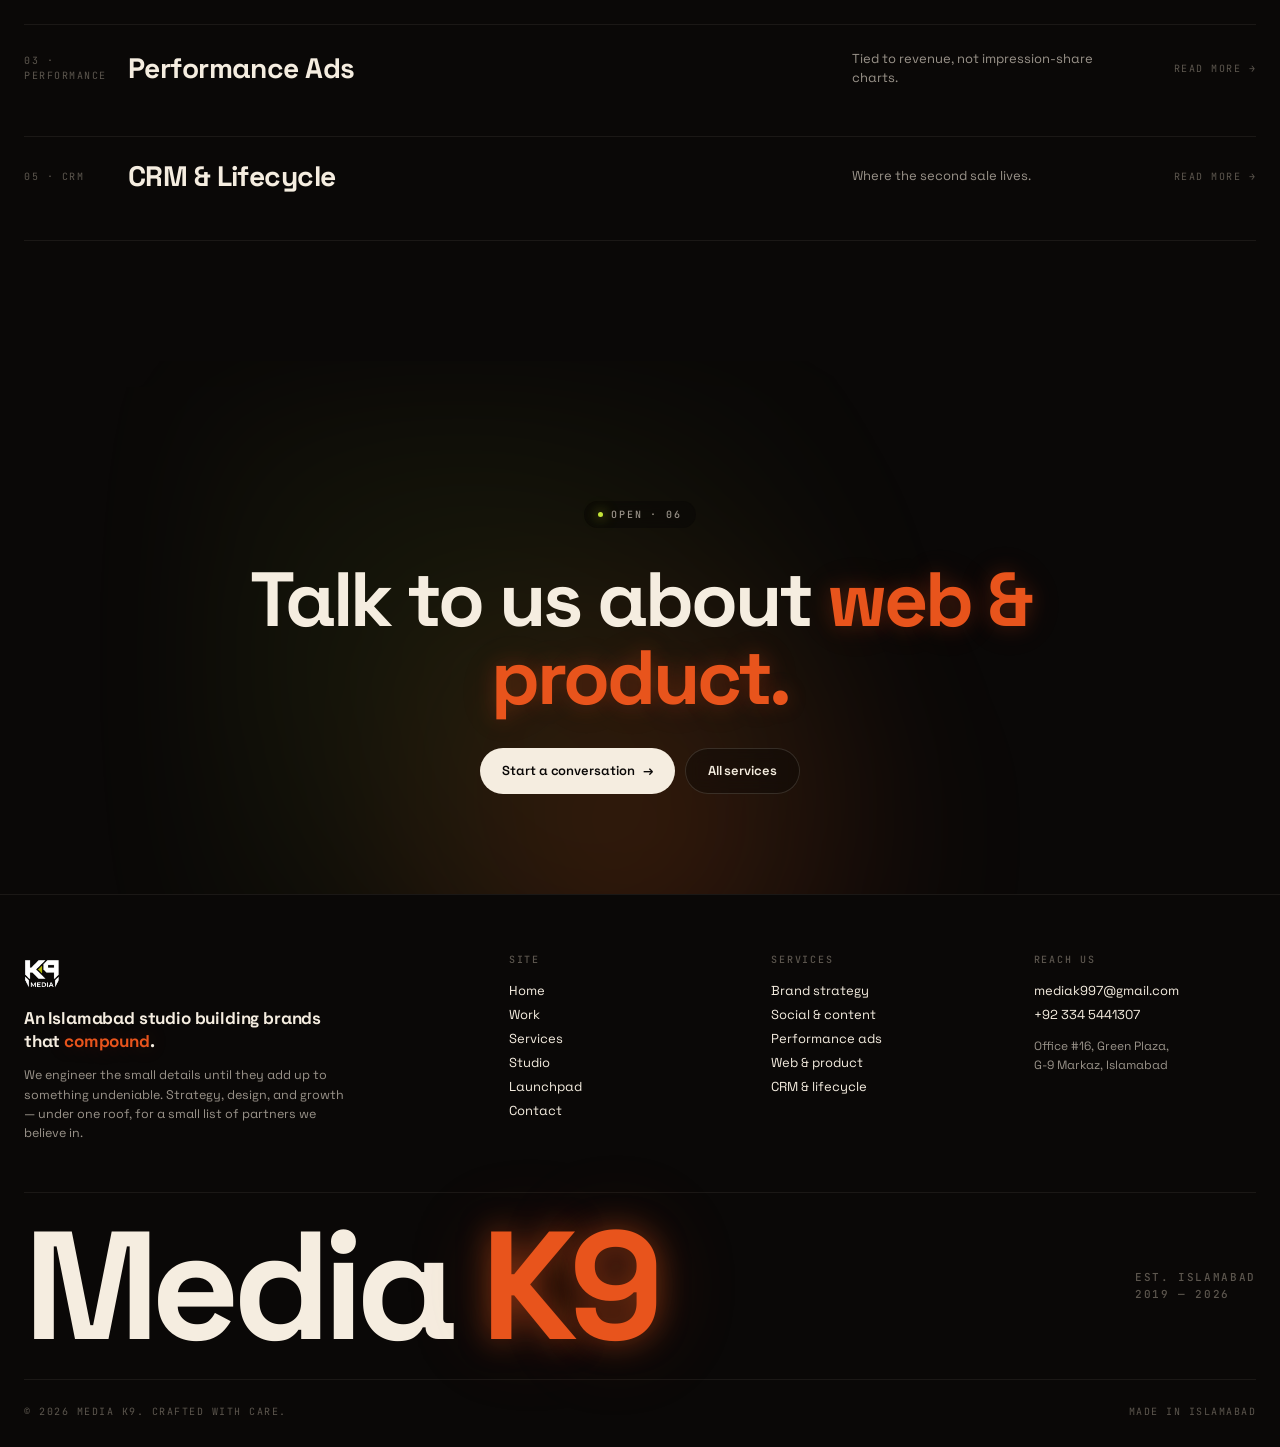
<file: service-web-product.html>
<!DOCTYPE html>
<html lang="en">
<head>
<meta charset="UTF-8">
<meta name="viewport" content="width=device-width, initial-scale=1.0">
<title>Web & Product — Media K9</title>
<meta name="description" content="Media K9 — Islamabad-based growth studio. We design brands and ship campaigns that compound.">
<link rel="preconnect" href="https://fonts.googleapis.com">
<link rel="preconnect" href="https://fonts.gstatic.com" crossorigin>
<link href="https://fonts.googleapis.com/css2?family=Space+Grotesk:wght@300;400;500;600;700&family=JetBrains+Mono:wght@400;500;700&display=swap" rel="stylesheet">
<link rel="stylesheet" href="assets/shared.css">
<link rel="stylesheet" href="assets/page.css"><link rel="icon" href="logos/mediak9.png" type="image/png">
<script src="assets/components.js" defer></script>
</head>
<body data-page="services">
<div class="bg-aurora" aria-hidden="true">
  <div class="blob blob-1"></div>
  <div class="blob blob-2"></div>
  <div class="blob blob-3"></div>
  <div class="blob blob-4"></div>
</div>
<div class="bg-grid" aria-hidden="true"></div>
<div class="bg-grain" aria-hidden="true"></div>
<div class="cur-dot" aria-hidden="true"></div>
<div class="cur-ring" aria-hidden="true"></div>
<header id="header-placeholder"></header>

<section class="svc-hero">
  <div class="svc-hero-grid">
    <div>
      <div class="badge">Service · 04</div>
      <h1 data-blur data-blur-stagger="0.06">Web & Product.<br><span class="accent">Sites and apps that don't look like everyone else's.</span></h1>
    </div>
    <div class="svc-hero-side fade-up">
      <p>Fast, considered, on-brand. We design and build sites that earn attention and apps that earn retention. Every project ships with performance and accessibility baked in — not bolted on.</p>
      <div class="svc-hero-tags"><span class="svc-tag">Web Design</span><span class="svc-tag">Web Build</span><span class="svc-tag">iOS</span><span class="svc-tag">Android</span><span class="svc-tag">Performance</span></div>
      <a href="contact.html" class="btn btn-pri" style="margin-top:8px;width:fit-content">Talk to us <span class="arr">→</span></a>
    </div>
  </div>
</section>

<section class="workflow">
  <div class="sec-head rv" style="padding:0">
    <div>
      <div class="badge">Process · 02</div>
      <h2 data-blur data-blur-stagger="0.05">How we <span class="accent">work.</span></h2>
    </div>
    <p class="lead fade-up">A four-phase loop. We move fast, but we don't skip steps.</p>
  </div>
  <div class="workflow-grid"><div class="work-step rv">
  <div class="work-step-n">01</div>
  <h4>Discovery</h4>
  <p>Goals, audience, conversion model. What the site needs to do, in plain language.</p>
  <ul><li>Stakeholder workshop</li><li>Sitemap & flows</li><li>Tech stack decision</li></ul>
</div>
<div class="work-step rv">
  <div class="work-step-n">02</div>
  <h4>Design</h4>
  <p>Wireframe, design system, page-by-page comps. Reviewed, refined, approved.</p>
  <ul><li>Design system</li><li>High-fidelity comps</li><li>Interaction prototypes</li></ul>
</div>
<div class="work-step rv">
  <div class="work-step-n">03</div>
  <h4>Build</h4>
  <p>Production code, CMS integration, analytics, performance budget.</p>
  <ul><li>Frontend build</li><li>CMS integration</li><li>Performance tuning</li></ul>
</div>
<div class="work-step rv">
  <div class="work-step-n">04</div>
  <h4>Ship</h4>
  <p>QA, launch, post-launch monitoring, iteration plan.</p>
  <ul><li>Cross-browser QA</li><li>Launch & DNS</li><li>Analytics setup</li></ul>
</div>
</div>
</section>

<section class="svc-deliverables">
  <div class="sec-head rv" style="padding:0">
    <div>
      <div class="badge">Included · 03</div>
      <h2 data-blur data-blur-stagger="0.05">What you <span class="accent">get.</span></h2>
    </div>
    <p class="lead fade-up">Standard scope, calibrated per engagement. Anything custom, we'll scope and price separately.</p>
  </div>
  <div class="deliv-grid"><div class="deliv">
  <h5>Design system</h5>
  <p>Component library that scales beyond the launch site.</p>
</div>
<div class="deliv">
  <h5>Frontend code</h5>
  <p>Modern stack — Next.js, Webflow, or whatever fits the brief.</p>
</div>
<div class="deliv">
  <h5>CMS</h5>
  <p>Editor experience your team will actually want to use.</p>
</div>
<div class="deliv">
  <h5>Performance</h5>
  <p>Lighthouse 90+, Core Web Vitals green, real-world fast.</p>
</div>
<div class="deliv">
  <h5>Analytics</h5>
  <p>GA4, Hotjar, server-side events. Wired up, tested, documented.</p>
</div>
<div class="deliv">
  <h5>Handoff</h5>
  <p>Documentation, training session, 30 days of post-launch support.</p>
</div>
</div>
</section>

<section class="svc-related">
  <div class="sec-head rv" style="padding:0">
    <div>
      <div class="badge">Selected Work · 04</div>
      <h2 data-blur data-blur-stagger="0.05">Where this <span class="accent">shows up.</span></h2>
    </div>
    <p class="lead fade-up">Recent partnerships where Web & Product was the lead engagement.</p>
  </div>
  <div class="work-grid-v2" style="padding:0"><div class="tile has-case t-third rv" id="media-wiz">
  <div class="vis bg-mw"><img src="logos/media-wiz.png" alt="Media Wiz" class="lg"></div>
  <div class="case-body">
    <div>
      <span class="case-tag">Tech · SaaS</span>
      <h3>Media Wiz</h3>
    </div>
    <p class="case-summary">Brand identity refresh, web platform rebuild on a tighter narrative, lead-gen funnel with three nurture tracks segmented by company size.</p>
    <div class="case-bottom">
      <div class="case-outcome-pending">
        <span class="case-outcome-label">Outcome</span>
        <span class="case-outcome-pending-tag">Coming soon</span>
      </div>
      <div class="case-social"><a href="#" class="case-social-icon" aria-label="linkedin" target="_blank" rel="noopener"><svg viewBox="0 0 24 24" fill="none" stroke="currentColor" stroke-width="1.8" stroke-linecap="round" stroke-linejoin="round"><rect x="3" y="3" width="18" height="18" rx="2"/><line x1="8" y1="11" x2="8" y2="17"/><circle cx="8" cy="7.5" r="0.6" fill="currentColor"/><path d="M12 17v-3.5a2 2 0 0 1 4 0V17"/><line x1="12" y1="11" x2="12" y2="17"/></svg></a><a href="#" class="case-social-icon" aria-label="instagram" target="_blank" rel="noopener"><svg viewBox="0 0 24 24" fill="none" stroke="currentColor" stroke-width="1.8" stroke-linecap="round" stroke-linejoin="round"><rect x="3" y="3" width="18" height="18" rx="5"/><circle cx="12" cy="12" r="4"/><circle cx="17.5" cy="6.5" r="0.6" fill="currentColor"/></svg></a><a href="#" class="case-social-icon" aria-label="web" target="_blank" rel="noopener"><svg viewBox="0 0 24 24" fill="none" stroke="currentColor" stroke-width="1.8" stroke-linecap="round" stroke-linejoin="round"><circle cx="12" cy="12" r="9"/><path d="M3 12h18"/><path d="M12 3a14 14 0 0 1 0 18a14 14 0 0 1 0-18z"/></svg></a></div>
    </div>
  </div>
</div>
<div class="tile has-case t-third rv" id="way-to-do">
  <div class="vis bg-way"><img src="logos/way-to-do.png" alt="Way To Do" class="lg"></div>
  <div class="case-body">
    <div>
      <span class="case-tag">Productivity · App</span>
      <h3>Way To Do</h3>
    </div>
    <p class="case-summary">Repositioned around behavioral routines (not tasks). Built launch creative, ASO assets, and a paid-acquisition plan across iOS and Android with cohort tracking from day one.</p>
    <div class="case-bottom">
      <div class="case-outcome-pending">
        <span class="case-outcome-label">Outcome</span>
        <span class="case-outcome-pending-tag">Coming soon</span>
      </div>
      <div class="case-social"><a href="#" class="case-social-icon" aria-label="instagram" target="_blank" rel="noopener"><svg viewBox="0 0 24 24" fill="none" stroke="currentColor" stroke-width="1.8" stroke-linecap="round" stroke-linejoin="round"><rect x="3" y="3" width="18" height="18" rx="5"/><circle cx="12" cy="12" r="4"/><circle cx="17.5" cy="6.5" r="0.6" fill="currentColor"/></svg></a><a href="#" class="case-social-icon" aria-label="tiktok" target="_blank" rel="noopener"><svg viewBox="0 0 24 24" fill="none" stroke="currentColor" stroke-width="1.8" stroke-linecap="round" stroke-linejoin="round"><path d="M16 4v9.5a4.5 4.5 0 1 1-4.5-4.5"/><path d="M16 4c0 2.5 2 4.5 4.5 4.5"/></svg></a><a href="#" class="case-social-icon" aria-label="web" target="_blank" rel="noopener"><svg viewBox="0 0 24 24" fill="none" stroke="currentColor" stroke-width="1.8" stroke-linecap="round" stroke-linejoin="round"><circle cx="12" cy="12" r="9"/><path d="M3 12h18"/><path d="M12 3a14 14 0 0 1 0 18a14 14 0 0 1 0-18z"/></svg></a></div>
    </div>
  </div>
</div>
<div class="tile has-case t-third rv" id="carrion-investment">
  <div class="vis bg-carrion"><img src="logos/carrion.png" alt="Carrion Investment" class="lg"></div>
  <div class="case-body">
    <div>
      <span class="case-tag">Finance · Investment</span>
      <h3>Carrion Investment</h3>
    </div>
    <p class="case-summary">Repositioned around three investment theses, rewrote the site as a thought-leadership piece, ran a LinkedIn content program targeting institutional LPs.</p>
    <div class="case-bottom">
      <div class="case-outcome-pending">
        <span class="case-outcome-label">Outcome</span>
        <span class="case-outcome-pending-tag">Coming soon</span>
      </div>
      <div class="case-social"><a href="#" class="case-social-icon" aria-label="linkedin" target="_blank" rel="noopener"><svg viewBox="0 0 24 24" fill="none" stroke="currentColor" stroke-width="1.8" stroke-linecap="round" stroke-linejoin="round"><rect x="3" y="3" width="18" height="18" rx="2"/><line x1="8" y1="11" x2="8" y2="17"/><circle cx="8" cy="7.5" r="0.6" fill="currentColor"/><path d="M12 17v-3.5a2 2 0 0 1 4 0V17"/><line x1="12" y1="11" x2="12" y2="17"/></svg></a><a href="#" class="case-social-icon" aria-label="web" target="_blank" rel="noopener"><svg viewBox="0 0 24 24" fill="none" stroke="currentColor" stroke-width="1.8" stroke-linecap="round" stroke-linejoin="round"><circle cx="12" cy="12" r="9"/><path d="M3 12h18"/><path d="M12 3a14 14 0 0 1 0 18a14 14 0 0 1 0-18z"/></svg></a></div>
    </div>
  </div>
</div>
</div>
</section>

<section class="services">
  <div class="sec-head rv">
    <div>
      <div class="badge">Other practices · 05</div>
      <h2 data-blur data-blur-stagger="0.05">Or compose <span class="accent">the full stack.</span></h2>
    </div>
  </div>
  <div class="svc-list"><a href="service-brand-strategy.html" class="svc alt">
      <span class="svc-n">01 · BRAND</span>
      <span class="svc-name">Brand Strategy</span>
      <span class="svc-d">The argument before the artifact.</span>
      <span class="svc-arr">Read more →</span>
    </a><a href="service-social-content.html" class="svc">
      <span class="svc-n">02 · SOCIAL</span>
      <span class="svc-name">Social & Content</span>
      <span class="svc-d">Made by a team that posts on its own brand.</span>
      <span class="svc-arr">Read more →</span>
    </a><a href="service-performance-ads.html" class="svc alt">
      <span class="svc-n">03 · PERFORMANCE</span>
      <span class="svc-name">Performance Ads</span>
      <span class="svc-d">Tied to revenue, not impression-share charts.</span>
      <span class="svc-arr">Read more →</span>
    </a><a href="service-crm-lifecycle.html" class="svc">
      <span class="svc-n">05 · CRM</span>
      <span class="svc-name">CRM & Lifecycle</span>
      <span class="svc-d">Where the second sale lives.</span>
      <span class="svc-arr">Read more →</span>
    </a></div>
</section>

<section class="cta">
  <div class="cta-inner">
    <div class="badge" style="justify-content:center;margin:0 auto 18px">Open · 06</div>
    <h2 data-blur data-blur-stagger="0.05">Talk to us about <span class="accent">web & product.</span></h2>
    <div class="cta-actions">
      <a href="contact.html" class="btn btn-pri">Start a conversation <span class="arr">→</span></a>
      <a href="services.html" class="btn btn-sec">All services</a>
    </div>
  </div>
</section>
<footer id="footer-placeholder"></footer>
<script src="assets/app.js" defer></script>
</body></html>
</file>
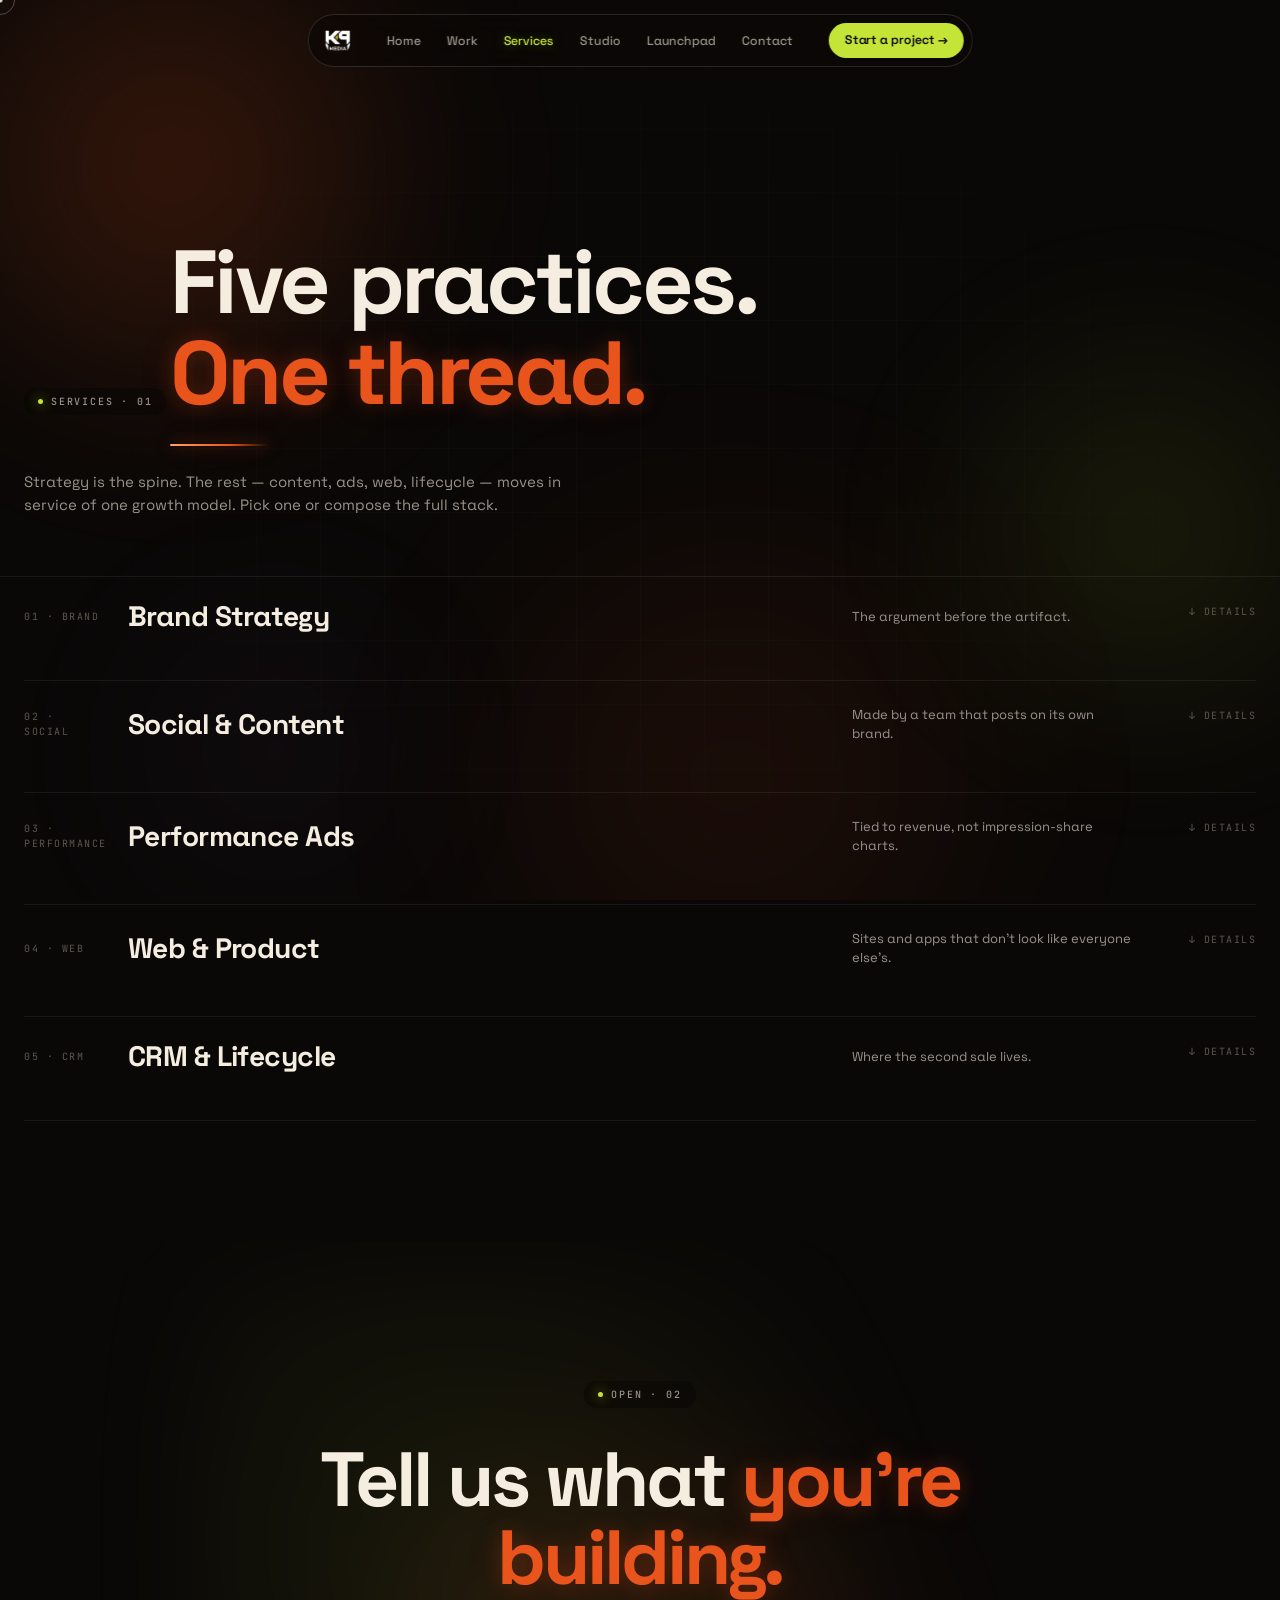
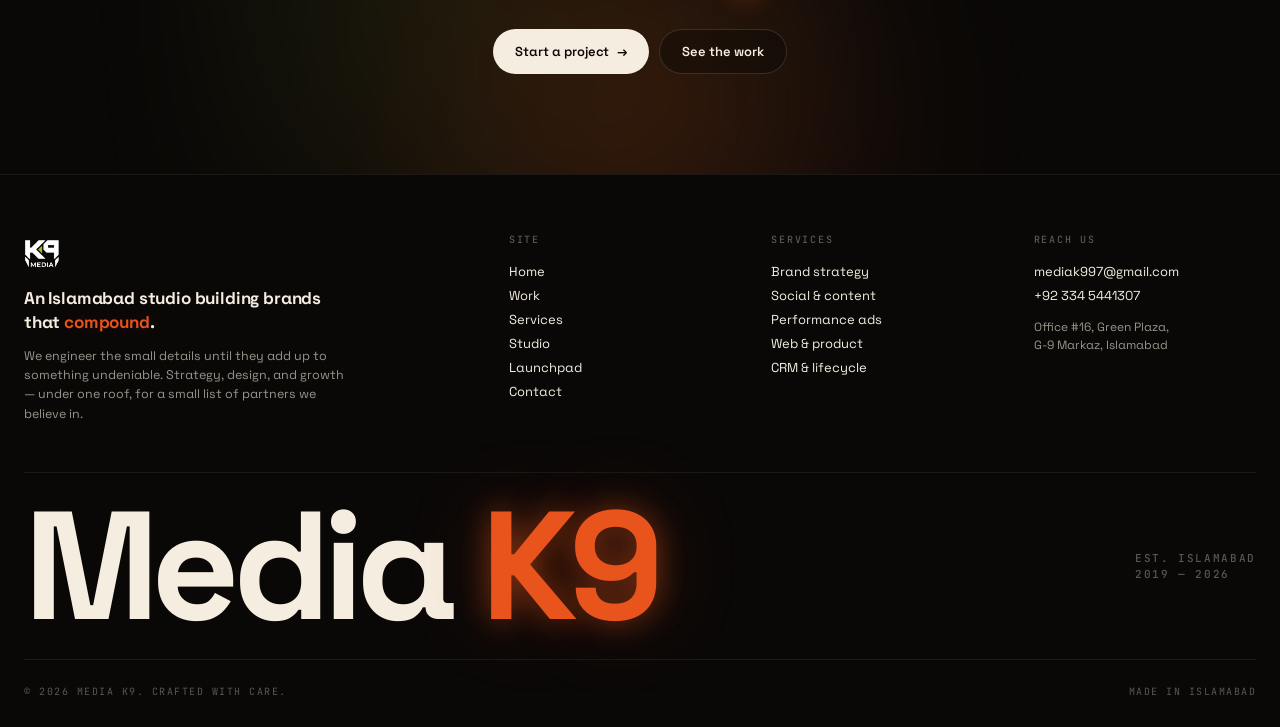
<file: services.html>
<!DOCTYPE html>
<html lang="en">
<head>
<meta charset="UTF-8">
<meta name="viewport" content="width=device-width, initial-scale=1.0">
<title>Services — Media K9</title>
<meta name="description" content="Media K9 — Islamabad-based growth studio. We design brands and ship campaigns that compound.">
<link rel="preconnect" href="https://fonts.googleapis.com">
<link rel="preconnect" href="https://fonts.gstatic.com" crossorigin>
<link href="https://fonts.googleapis.com/css2?family=Space+Grotesk:wght@300;400;500;600;700&family=JetBrains+Mono:wght@400;500;700&display=swap" rel="stylesheet">
<link rel="stylesheet" href="assets/shared.css">
<link rel="stylesheet" href="assets/page.css"><link rel="icon" href="logos/mediak9.png" type="image/png">
<script src="assets/components.js" defer></script>
</head>
<body data-page="services">
<div class="bg-aurora" aria-hidden="true">
  <div class="blob blob-1"></div>
  <div class="blob blob-2"></div>
  <div class="blob blob-3"></div>
  <div class="blob blob-4"></div>
</div>
<div class="bg-grid" aria-hidden="true"></div>
<div class="bg-grain" aria-hidden="true"></div>
<div class="cur-dot" aria-hidden="true"></div>
<div class="cur-ring" aria-hidden="true"></div>
<header id="header-placeholder"></header>

<section class="p-hero">
  <div class="badge">Services · 01</div>
  <h1 data-blur data-blur-stagger="0.06">Five practices.<br><span class="accent">One thread.</span></h1>
  <p class="lead fade-up">Strategy is the spine. The rest — content, ads, web, lifecycle — moves in service of one growth model. Pick one or compose the full stack.</p>
</section>

<section class="services" style="padding-top:0">
  <div class="svc-list">

    <div class="svc-wrap">
      <a href="service-brand-strategy.html" class="svc alt">
        <span class="svc-n">01 · BRAND</span>
        <span class="svc-name">Brand Strategy</span>
        <span class="svc-d">The argument before the artifact.</span>
      </a>
      <button class="svc-expand-btn" type="button" aria-label="Toggle details">↓ Details</button>
      <div class="svc-drawer">
        <div class="svc-drawer-grid">
          <div class="svc-drawer-col">
            <h5>Deliverables</h5>
            <ul>
              <li>Positioning framework</li>
              <li>Competitive landscape map</li>
              <li>Naming & verbal identity</li>
              <li>Visual identity system</li>
              <li>Tone of voice guide</li>
            </ul>
          </div>
          <div class="svc-drawer-col">
            <h5>Typical engagement</h5>
            <ul>
              <li>8–12 week build</li>
              <li>Brand audit in week 1</li>
              <li>Two review rounds</li>
              <li>Final brand book delivery</li>
            </ul>
          </div>
          <div class="svc-drawer-col">
            <h5>Also includes</h5>
            <ul>
              <li>Messaging hierarchy</li>
              <li>Logo + icon system</li>
              <li>Colour & type tokens</li>
              <li><a href="service-brand-strategy.html" style="color:var(--lime)">Full detail page →</a></li>
            </ul>
          </div>
        </div>
      </div>
    </div>

    <div class="svc-wrap">
      <a href="service-social-content.html" class="svc">
        <span class="svc-n">02 · SOCIAL</span>
        <span class="svc-name">Social & Content</span>
        <span class="svc-d">Made by a team that posts on its own brand.</span>
      </a>
      <button class="svc-expand-btn" type="button" aria-label="Toggle details">↓ Details</button>
      <div class="svc-drawer">
        <div class="svc-drawer-grid">
          <div class="svc-drawer-col">
            <h5>Deliverables</h5>
            <ul>
              <li>Monthly content calendar</li>
              <li>Video scripts (Roman Urdu/EN)</li>
              <li>Short-form reels & graphics</li>
              <li>Community management</li>
              <li>Weekly analytics report</li>
            </ul>
          </div>
          <div class="svc-drawer-col">
            <h5>Platforms</h5>
            <ul>
              <li>Instagram & TikTok</li>
              <li>LinkedIn & Facebook</li>
              <li>YouTube Shorts</li>
              <li>Compliance review included</li>
            </ul>
          </div>
          <div class="svc-drawer-col">
            <h5>Also includes</h5>
            <ul>
              <li>Hashtag & SEO strategy</li>
              <li>Competitor tracking</li>
              <li>Monthly strategy call</li>
              <li><a href="service-social-content.html" style="color:var(--lime)">Full detail page →</a></li>
            </ul>
          </div>
        </div>
      </div>
    </div>

    <div class="svc-wrap">
      <a href="service-performance-ads.html" class="svc alt">
        <span class="svc-n">03 · PERFORMANCE</span>
        <span class="svc-name">Performance Ads</span>
        <span class="svc-d">Tied to revenue, not impression-share charts.</span>
      </a>
      <button class="svc-expand-btn" type="button" aria-label="Toggle details">↓ Details</button>
      <div class="svc-drawer">
        <div class="svc-drawer-grid">
          <div class="svc-drawer-col">
            <h5>Deliverables</h5>
            <ul>
              <li>Meta & Google campaign build</li>
              <li>Creative testing framework</li>
              <li>Variant-level A/B testing</li>
              <li>Attribution dashboard</li>
              <li>Bi-weekly optimisation</li>
            </ul>
          </div>
          <div class="svc-drawer-col">
            <h5>Channels</h5>
            <ul>
              <li>Meta (Facebook + Instagram)</li>
              <li>Google Search & Display</li>
              <li>TikTok Ads</li>
              <li>YouTube pre-roll</li>
            </ul>
          </div>
          <div class="svc-drawer-col">
            <h5>Also includes</h5>
            <ul>
              <li>Landing page CRO notes</li>
              <li>ROAS & CAC reporting</li>
              <li>Audience segmentation</li>
              <li><a href="service-performance-ads.html" style="color:var(--lime)">Full detail page →</a></li>
            </ul>
          </div>
        </div>
      </div>
    </div>

    <div class="svc-wrap">
      <a href="service-web-product.html" class="svc">
        <span class="svc-n">04 · WEB</span>
        <span class="svc-name">Web & Product</span>
        <span class="svc-d">Sites and apps that don't look like everyone else's.</span>
      </a>
      <button class="svc-expand-btn" type="button" aria-label="Toggle details">↓ Details</button>
      <div class="svc-drawer">
        <div class="svc-drawer-grid">
          <div class="svc-drawer-col">
            <h5>Deliverables</h5>
            <ul>
              <li>UX/UI design system</li>
              <li>Responsive frontend build</li>
              <li>CMS integration</li>
              <li>Performance & SEO setup</li>
              <li>Analytics & heatmaps</li>
            </ul>
          </div>
          <div class="svc-drawer-col">
            <h5>Stack</h5>
            <ul>
              <li>Custom HTML/CSS/JS</li>
              <li>WordPress / Webflow</li>
              <li>Shopify for e-commerce</li>
              <li>Figma design handoff</li>
            </ul>
          </div>
          <div class="svc-drawer-col">
            <h5>Also includes</h5>
            <ul>
              <li>Copy & microcopy review</li>
              <li>30-day post-launch support</li>
              <li>Speed optimisation</li>
              <li><a href="service-web-product.html" style="color:var(--lime)">Full detail page →</a></li>
            </ul>
          </div>
        </div>
      </div>
    </div>

    <div class="svc-wrap">
      <a href="service-crm-lifecycle.html" class="svc alt">
        <span class="svc-n">05 · CRM</span>
        <span class="svc-name">CRM & Lifecycle</span>
        <span class="svc-d">Where the second sale lives.</span>
      </a>
      <button class="svc-expand-btn" type="button" aria-label="Toggle details">↓ Details</button>
      <div class="svc-drawer">
        <div class="svc-drawer-grid">
          <div class="svc-drawer-col">
            <h5>Deliverables</h5>
            <ul>
              <li>Email welcome & onboard flows</li>
              <li>Winback & re-engagement</li>
              <li>Segmentation architecture</li>
              <li>Abandoned cart recovery</li>
              <li>Retention dashboards</li>
            </ul>
          </div>
          <div class="svc-drawer-col">
            <h5>Platforms</h5>
            <ul>
              <li>Klaviyo / Mailchimp</li>
              <li>HubSpot / ActiveCampaign</li>
              <li>WhatsApp Business API</li>
              <li>SMS & push integration</li>
            </ul>
          </div>
          <div class="svc-drawer-col">
            <h5>Also includes</h5>
            <ul>
              <li>List hygiene & deliverability</li>
              <li>A/B subject line testing</li>
              <li>LTV & churn modelling</li>
              <li><a href="service-crm-lifecycle.html" style="color:var(--lime)">Full detail page →</a></li>
            </ul>
          </div>
        </div>
      </div>
    </div>

  </div>
</section>

<section class="cta">
  <div class="cta-inner">
    <div class="badge" style="justify-content:center;margin:0 auto 18px">Open · 02</div>
    <h2 data-blur data-blur-stagger="0.05">Tell us what <span class="accent">you're building.</span></h2>
    <div class="cta-actions">
      <a href="contact.html" class="btn btn-pri">Start a project <span class="arr">→</span></a>
      <a href="work.html" class="btn btn-sec">See the work</a>
    </div>
  </div>
</section>
<footer id="footer-placeholder"></footer>
<script src="assets/app.js" defer></script>
</body></html>
</file>
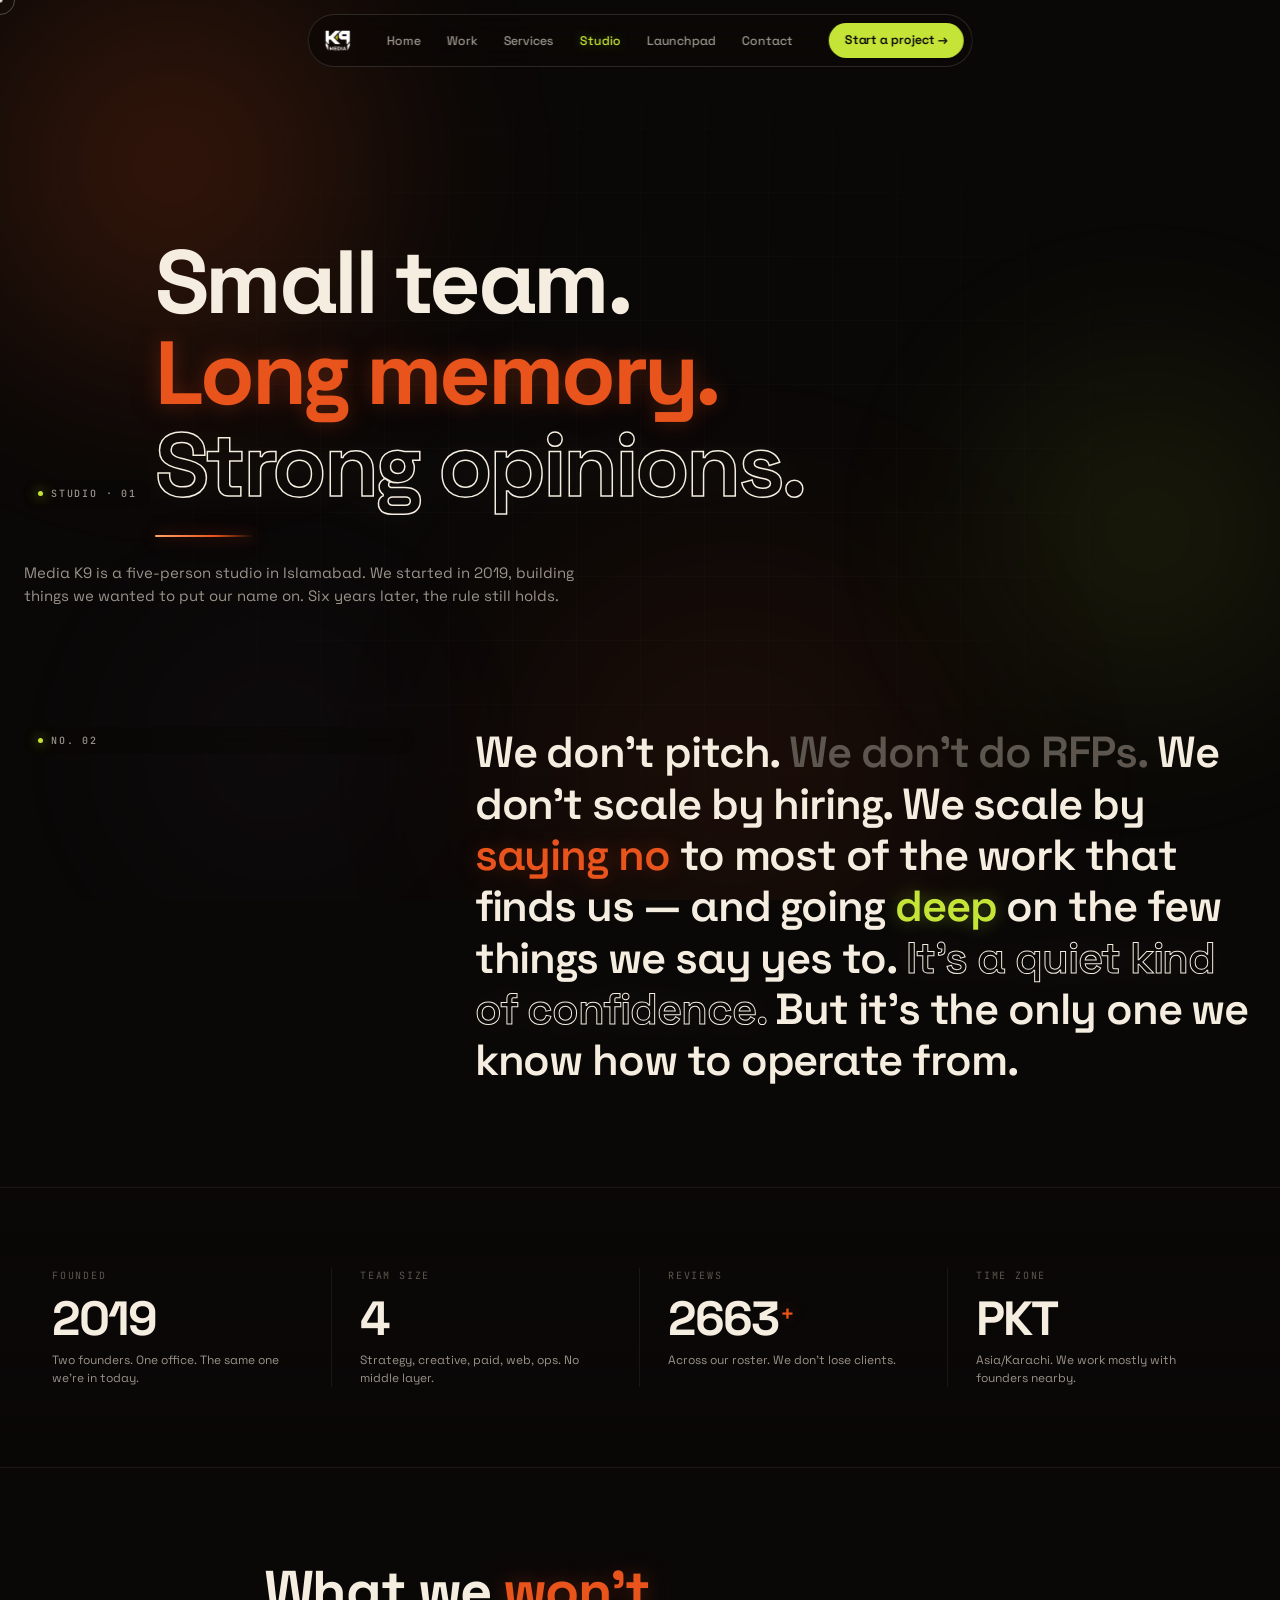
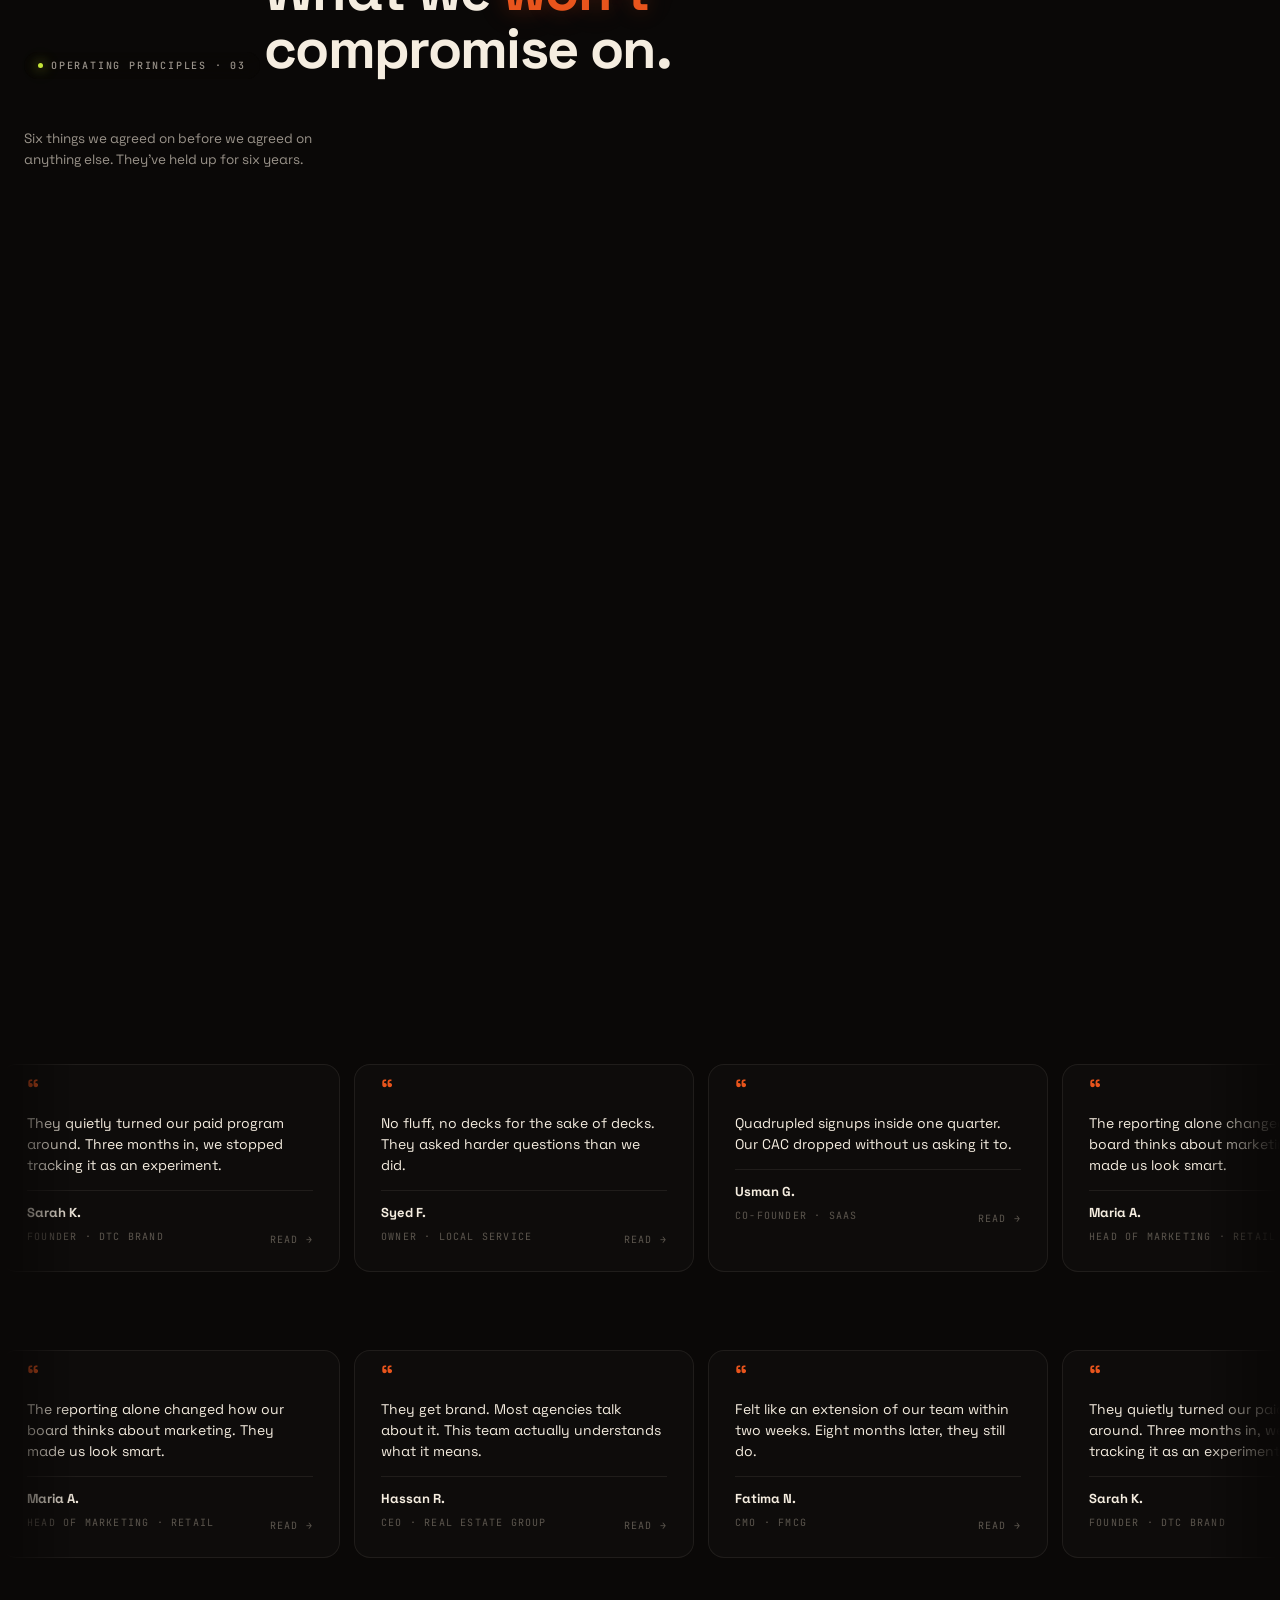
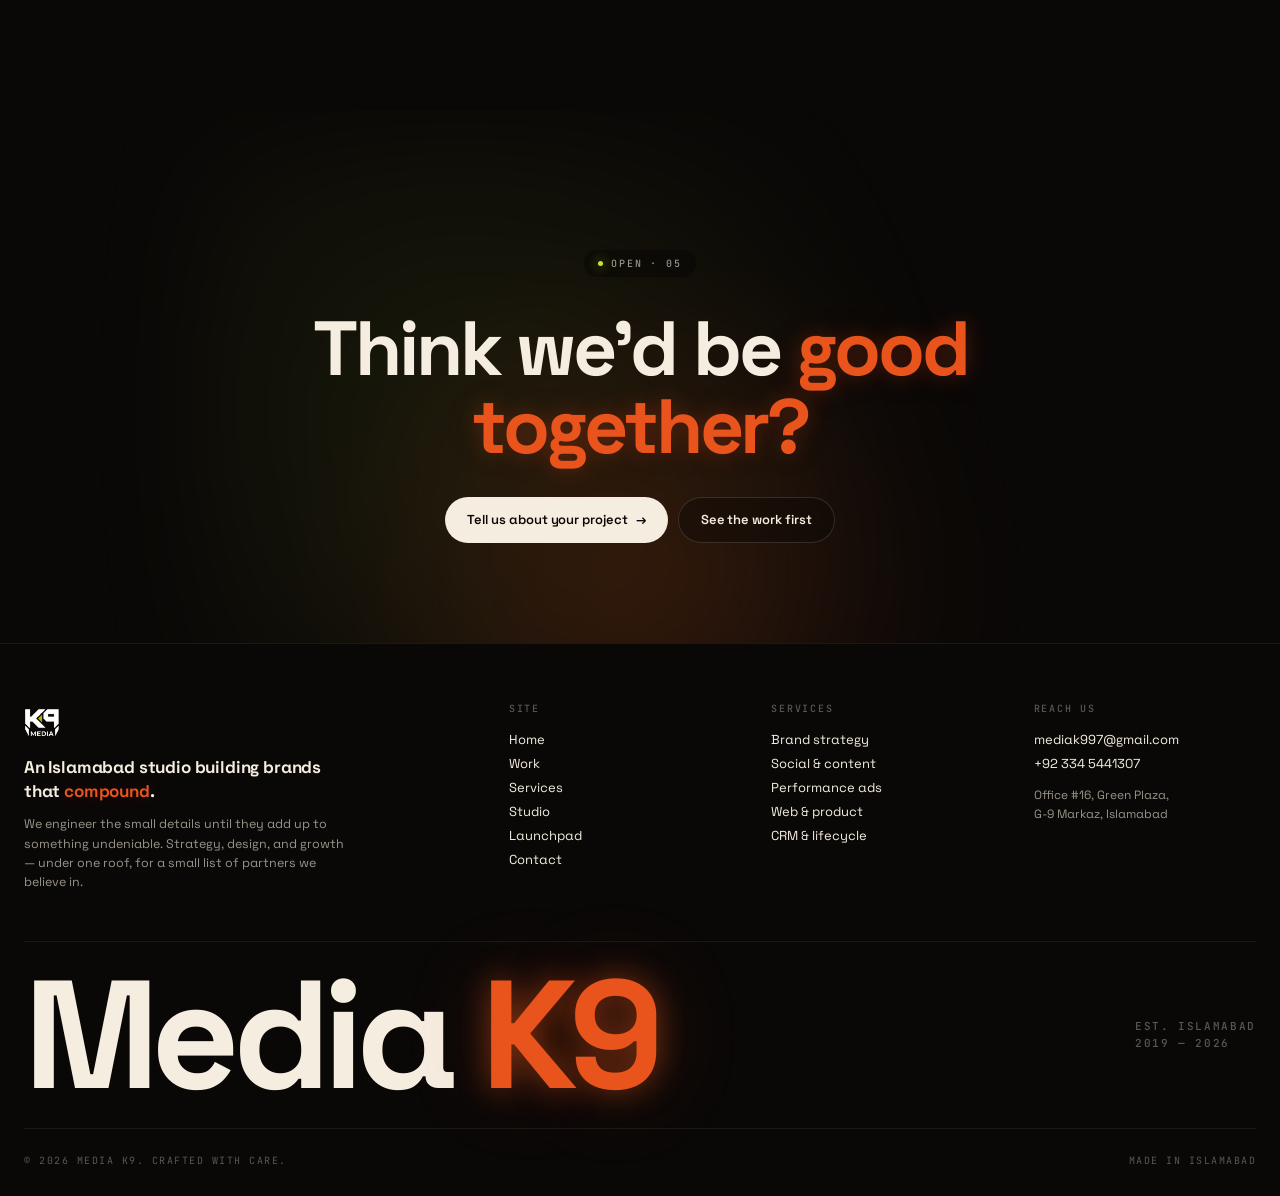
<file: studio.html>
<!DOCTYPE html>
<html lang="en">
<head>
<meta charset="UTF-8">
<meta name="viewport" content="width=device-width, initial-scale=1.0">
<title>Studio — Media K9</title>
<meta name="description" content="Media K9 — Islamabad-based growth studio. We design brands and ship campaigns that compound.">
<link rel="preconnect" href="https://fonts.googleapis.com">
<link rel="preconnect" href="https://fonts.gstatic.com" crossorigin>
<link href="https://fonts.googleapis.com/css2?family=Space+Grotesk:wght@300;400;500;600;700&family=JetBrains+Mono:wght@400;500;700&display=swap" rel="stylesheet">
<link rel="stylesheet" href="assets/shared.css">
<link rel="stylesheet" href="assets/page.css"><link rel="icon" href="logos/mediak9.png" type="image/png">
<script src="assets/components.js" defer></script>
</head>
<body data-page="studio">
<div class="bg-aurora" aria-hidden="true">
  <div class="blob blob-1"></div>
  <div class="blob blob-2"></div>
  <div class="blob blob-3"></div>
  <div class="blob blob-4"></div>
</div>
<div class="bg-grid" aria-hidden="true"></div>
<div class="bg-grain" aria-hidden="true"></div>
<div class="cur-dot" aria-hidden="true"></div>
<div class="cur-ring" aria-hidden="true"></div>
<header id="header-placeholder"></header>

<section class="p-hero">
  <div class="badge">Studio · 01</div>
  <h1 data-blur data-blur-stagger="0.06">Small team.<br><span class="accent">Long memory.</span><br><span class="out">Strong opinions.</span></h1>
  <p class="lead fade-up">Media K9 is a five-person studio in Islamabad. We started in 2019, building things we wanted to put our name on. Six years later, the rule still holds.</p>
</section>

<section class="philosophy" style="padding:60px 0 100px">
  <div class="phil-inner rv">
    <div class="badge">No. 02</div>
    <p class="phil-text">
      We don't pitch. <span class="quiet">We don't do RFPs.</span> We don't scale by hiring. We scale by <span class="accent">saying no</span> to most of the work that finds us — and going <span class="lime">deep</span> on the few things we say yes to. <span class="out">It's a quiet kind of confidence.</span> But it's the only one we know how to operate from.
    </p>
  </div>
</section>

<div class="stats">
  <div class="stats-grid">
    <div class="stat"><div class="stat-l">Founded</div><div class="stat-n">2019</div><div class="stat-d">Two founders. One office. The same one we're in today.</div></div>
    <div class="stat"><div class="stat-l">Team size</div><div class="stat-n"><span data-target="5">0</span></div><div class="stat-d">Strategy, creative, paid, web, ops. No middle layer.</div></div>
    <div class="stat"><div class="stat-l">Reviews</div><div class="stat-n"><span data-target="2700">0</span><span class="u">+</span></div><div class="stat-d">Across our roster. We don't lose clients.</div></div>
    <div class="stat"><div class="stat-l">Time zone</div><div class="stat-n">PKT</div><div class="stat-d">Asia/Karachi. We work mostly with founders nearby.</div></div>
  </div>
</div>

<section class="principles glow-follow" id="capabilities">
  <div class="sec-head rv" style="padding:0">
    <div>
      <div class="badge">Operating Principles · 03</div>
      <h2 data-blur data-blur-stagger="0.05">What we <span class="accent">won't</span> compromise on.</h2>
    </div>
    <p class="lead fade-up">Six things we agreed on before we agreed on anything else. They've held up for six years.</p>
  </div>
  <div class="princ-grid">
    <div class="princ rv"><div class="princ-n">01</div><h4>Senior hands</h4><p>The people who pitched the work do the work. No bait-and-switch after kickoff.</p></div>
    <div class="princ rv"><div class="princ-n">02</div><h4>Built for compounding</h4><p>We make decisions that pay off in quarter three, not week two. The slow path is the fast path.</p></div>
    <div class="princ rv"><div class="princ-n">03</div><h4>One source of truth</h4><p>Every metric we report on, we built the dashboard for. Nothing screenshot, nothing massaged.</p></div>
    <div class="princ rv"><div class="princ-n">04</div><h4>No vanity</h4><p>We measure what moves the business. Likes, impressions, and reach are footnotes — not the headline.</p></div>
    <div class="princ rv"><div class="princ-n">05</div><h4>Plain words</h4><p>If we can't explain a recommendation in two sentences, we don't recommend it.</p></div>
    <div class="princ rv"><div class="princ-n">06</div><h4>Long enough to matter</h4><p>Three-month minimum, twelve-month default. Anything shorter and the work hasn't had time to start.</p></div>
  </div>
</section>

<section class="testimonial">
  <div class="sec-head rv">
    <div>
      <div class="badge">Voices · 04</div>
      <h2 data-blur data-blur-stagger="0.05">Said by the <span class="accent">people</span> who pay us.</h2>
    </div>
    <p class="lead fade-up">Click any testimonial to read it in full.</p>
  </div>
  <div class="t-marquee-wrap">
  <div class="t-track-row"><div class="t-pill">
  <div class="t-mark">&ldquo;</div>
  <p class="t-text">They quietly turned our paid program around. Three months in, we stopped tracking it as an experiment.</p>
  <p class="t-text-full" style="display:none">They quietly turned our paid program around. Three months in, we stopped tracking it as an experiment — it just became how we acquired customers. The team treats every dollar like it is their own, and the reporting is honest in a way agency reporting almost never is.</p>
  <div class="t-foot">
    <div>
      <strong data-name>Sarah K.</strong>
      <span data-role>Founder · DTC Brand</span>
    </div>
    <span class="t-expand">Read →</span>
  </div>
</div>
<div class="t-pill">
  <div class="t-mark">&ldquo;</div>
  <p class="t-text">No fluff, no decks for the sake of decks. They asked harder questions than we did.</p>
  <p class="t-text-full" style="display:none">No fluff, no decks for the sake of decks. They asked harder questions than we did. Our first kickoff lasted four hours and they spent most of it pushing back on assumptions we had not even examined. The work that came out of it was the strongest creative we have ever shipped.</p>
  <div class="t-foot">
    <div>
      <strong data-name>Syed F.</strong>
      <span data-role>Owner · Local Service</span>
    </div>
    <span class="t-expand">Read →</span>
  </div>
</div>
<div class="t-pill">
  <div class="t-mark">&ldquo;</div>
  <p class="t-text">Quadrupled signups inside one quarter. Our CAC dropped without us asking it to.</p>
  <p class="t-text-full" style="display:none">Quadrupled signups inside one quarter. Our CAC dropped without us asking it to. They built a lifecycle system that converts new users into paying customers on autopilot — and they did it with creative that actually feels like our brand, not generic SaaS templates.</p>
  <div class="t-foot">
    <div>
      <strong data-name>Usman G.</strong>
      <span data-role>Co-Founder · SaaS</span>
    </div>
    <span class="t-expand">Read →</span>
  </div>
</div>
<div class="t-pill">
  <div class="t-mark">&ldquo;</div>
  <p class="t-text">The reporting alone changed how our board thinks about marketing. They made us look smart.</p>
  <p class="t-text-full" style="display:none">The reporting alone changed how our board thinks about marketing. They made us look smart in the boardroom. Every metric tied to revenue, every chart had a story, and the strategic recommendations they brought to quarterly reviews were worth the retainer twice over.</p>
  <div class="t-foot">
    <div>
      <strong data-name>Maria A.</strong>
      <span data-role>Head of Marketing · Retail</span>
    </div>
    <span class="t-expand">Read →</span>
  </div>
</div>
<div class="t-pill">
  <div class="t-mark">&ldquo;</div>
  <p class="t-text">They get brand. Most agencies talk about it. This team actually understands what it means.</p>
  <p class="t-text-full" style="display:none">They get brand. Most agencies talk about it. This team actually understands what it means and how to translate it into work that compounds. We have worked with five agencies in the last decade — Media K9 is the first one that felt like a partner instead of a vendor.</p>
  <div class="t-foot">
    <div>
      <strong data-name>Hassan R.</strong>
      <span data-role>CEO · Real Estate Group</span>
    </div>
    <span class="t-expand">Read →</span>
  </div>
</div>
<div class="t-pill">
  <div class="t-mark">&ldquo;</div>
  <p class="t-text">Felt like an extension of our team within two weeks. Eight months later, they still do.</p>
  <p class="t-text-full" style="display:none">Felt like an extension of our team within two weeks. Eight months later, they still do. They show up to internal strategy sessions, push back when they disagree, and ship faster than our in-house team. Honestly the best money we spend every month.</p>
  <div class="t-foot">
    <div>
      <strong data-name>Fatima N.</strong>
      <span data-role>CMO · FMCG</span>
    </div>
    <span class="t-expand">Read →</span>
  </div>
</div>
<div class="t-pill">
  <div class="t-mark">&ldquo;</div>
  <p class="t-text">They quietly turned our paid program around. Three months in, we stopped tracking it as an experiment.</p>
  <p class="t-text-full" style="display:none">They quietly turned our paid program around. Three months in, we stopped tracking it as an experiment — it just became how we acquired customers. The team treats every dollar like it is their own, and the reporting is honest in a way agency reporting almost never is.</p>
  <div class="t-foot">
    <div>
      <strong data-name>Sarah K.</strong>
      <span data-role>Founder · DTC Brand</span>
    </div>
    <span class="t-expand">Read →</span>
  </div>
</div>
<div class="t-pill">
  <div class="t-mark">&ldquo;</div>
  <p class="t-text">No fluff, no decks for the sake of decks. They asked harder questions than we did.</p>
  <p class="t-text-full" style="display:none">No fluff, no decks for the sake of decks. They asked harder questions than we did. Our first kickoff lasted four hours and they spent most of it pushing back on assumptions we had not even examined. The work that came out of it was the strongest creative we have ever shipped.</p>
  <div class="t-foot">
    <div>
      <strong data-name>Syed F.</strong>
      <span data-role>Owner · Local Service</span>
    </div>
    <span class="t-expand">Read →</span>
  </div>
</div>
<div class="t-pill">
  <div class="t-mark">&ldquo;</div>
  <p class="t-text">Quadrupled signups inside one quarter. Our CAC dropped without us asking it to.</p>
  <p class="t-text-full" style="display:none">Quadrupled signups inside one quarter. Our CAC dropped without us asking it to. They built a lifecycle system that converts new users into paying customers on autopilot — and they did it with creative that actually feels like our brand, not generic SaaS templates.</p>
  <div class="t-foot">
    <div>
      <strong data-name>Usman G.</strong>
      <span data-role>Co-Founder · SaaS</span>
    </div>
    <span class="t-expand">Read →</span>
  </div>
</div>
<div class="t-pill">
  <div class="t-mark">&ldquo;</div>
  <p class="t-text">The reporting alone changed how our board thinks about marketing. They made us look smart.</p>
  <p class="t-text-full" style="display:none">The reporting alone changed how our board thinks about marketing. They made us look smart in the boardroom. Every metric tied to revenue, every chart had a story, and the strategic recommendations they brought to quarterly reviews were worth the retainer twice over.</p>
  <div class="t-foot">
    <div>
      <strong data-name>Maria A.</strong>
      <span data-role>Head of Marketing · Retail</span>
    </div>
    <span class="t-expand">Read →</span>
  </div>
</div>
<div class="t-pill">
  <div class="t-mark">&ldquo;</div>
  <p class="t-text">They get brand. Most agencies talk about it. This team actually understands what it means.</p>
  <p class="t-text-full" style="display:none">They get brand. Most agencies talk about it. This team actually understands what it means and how to translate it into work that compounds. We have worked with five agencies in the last decade — Media K9 is the first one that felt like a partner instead of a vendor.</p>
  <div class="t-foot">
    <div>
      <strong data-name>Hassan R.</strong>
      <span data-role>CEO · Real Estate Group</span>
    </div>
    <span class="t-expand">Read →</span>
  </div>
</div>
<div class="t-pill">
  <div class="t-mark">&ldquo;</div>
  <p class="t-text">Felt like an extension of our team within two weeks. Eight months later, they still do.</p>
  <p class="t-text-full" style="display:none">Felt like an extension of our team within two weeks. Eight months later, they still do. They show up to internal strategy sessions, push back when they disagree, and ship faster than our in-house team. Honestly the best money we spend every month.</p>
  <div class="t-foot">
    <div>
      <strong data-name>Fatima N.</strong>
      <span data-role>CMO · FMCG</span>
    </div>
    <span class="t-expand">Read →</span>
  </div>
</div>
</div>
</div>
<div class="t-marquee-wrap" style="margin-top:14px">
  <div class="t-track-row reverse"><div class="t-pill">
  <div class="t-mark">&ldquo;</div>
  <p class="t-text">The reporting alone changed how our board thinks about marketing. They made us look smart.</p>
  <p class="t-text-full" style="display:none">The reporting alone changed how our board thinks about marketing. They made us look smart in the boardroom. Every metric tied to revenue, every chart had a story, and the strategic recommendations they brought to quarterly reviews were worth the retainer twice over.</p>
  <div class="t-foot">
    <div>
      <strong data-name>Maria A.</strong>
      <span data-role>Head of Marketing · Retail</span>
    </div>
    <span class="t-expand">Read →</span>
  </div>
</div>
<div class="t-pill">
  <div class="t-mark">&ldquo;</div>
  <p class="t-text">They get brand. Most agencies talk about it. This team actually understands what it means.</p>
  <p class="t-text-full" style="display:none">They get brand. Most agencies talk about it. This team actually understands what it means and how to translate it into work that compounds. We have worked with five agencies in the last decade — Media K9 is the first one that felt like a partner instead of a vendor.</p>
  <div class="t-foot">
    <div>
      <strong data-name>Hassan R.</strong>
      <span data-role>CEO · Real Estate Group</span>
    </div>
    <span class="t-expand">Read →</span>
  </div>
</div>
<div class="t-pill">
  <div class="t-mark">&ldquo;</div>
  <p class="t-text">Felt like an extension of our team within two weeks. Eight months later, they still do.</p>
  <p class="t-text-full" style="display:none">Felt like an extension of our team within two weeks. Eight months later, they still do. They show up to internal strategy sessions, push back when they disagree, and ship faster than our in-house team. Honestly the best money we spend every month.</p>
  <div class="t-foot">
    <div>
      <strong data-name>Fatima N.</strong>
      <span data-role>CMO · FMCG</span>
    </div>
    <span class="t-expand">Read →</span>
  </div>
</div>
<div class="t-pill">
  <div class="t-mark">&ldquo;</div>
  <p class="t-text">They quietly turned our paid program around. Three months in, we stopped tracking it as an experiment.</p>
  <p class="t-text-full" style="display:none">They quietly turned our paid program around. Three months in, we stopped tracking it as an experiment — it just became how we acquired customers. The team treats every dollar like it is their own, and the reporting is honest in a way agency reporting almost never is.</p>
  <div class="t-foot">
    <div>
      <strong data-name>Sarah K.</strong>
      <span data-role>Founder · DTC Brand</span>
    </div>
    <span class="t-expand">Read →</span>
  </div>
</div>
<div class="t-pill">
  <div class="t-mark">&ldquo;</div>
  <p class="t-text">No fluff, no decks for the sake of decks. They asked harder questions than we did.</p>
  <p class="t-text-full" style="display:none">No fluff, no decks for the sake of decks. They asked harder questions than we did. Our first kickoff lasted four hours and they spent most of it pushing back on assumptions we had not even examined. The work that came out of it was the strongest creative we have ever shipped.</p>
  <div class="t-foot">
    <div>
      <strong data-name>Syed F.</strong>
      <span data-role>Owner · Local Service</span>
    </div>
    <span class="t-expand">Read →</span>
  </div>
</div>
<div class="t-pill">
  <div class="t-mark">&ldquo;</div>
  <p class="t-text">Quadrupled signups inside one quarter. Our CAC dropped without us asking it to.</p>
  <p class="t-text-full" style="display:none">Quadrupled signups inside one quarter. Our CAC dropped without us asking it to. They built a lifecycle system that converts new users into paying customers on autopilot — and they did it with creative that actually feels like our brand, not generic SaaS templates.</p>
  <div class="t-foot">
    <div>
      <strong data-name>Usman G.</strong>
      <span data-role>Co-Founder · SaaS</span>
    </div>
    <span class="t-expand">Read →</span>
  </div>
</div>
<div class="t-pill">
  <div class="t-mark">&ldquo;</div>
  <p class="t-text">The reporting alone changed how our board thinks about marketing. They made us look smart.</p>
  <p class="t-text-full" style="display:none">The reporting alone changed how our board thinks about marketing. They made us look smart in the boardroom. Every metric tied to revenue, every chart had a story, and the strategic recommendations they brought to quarterly reviews were worth the retainer twice over.</p>
  <div class="t-foot">
    <div>
      <strong data-name>Maria A.</strong>
      <span data-role>Head of Marketing · Retail</span>
    </div>
    <span class="t-expand">Read →</span>
  </div>
</div>
<div class="t-pill">
  <div class="t-mark">&ldquo;</div>
  <p class="t-text">They get brand. Most agencies talk about it. This team actually understands what it means.</p>
  <p class="t-text-full" style="display:none">They get brand. Most agencies talk about it. This team actually understands what it means and how to translate it into work that compounds. We have worked with five agencies in the last decade — Media K9 is the first one that felt like a partner instead of a vendor.</p>
  <div class="t-foot">
    <div>
      <strong data-name>Hassan R.</strong>
      <span data-role>CEO · Real Estate Group</span>
    </div>
    <span class="t-expand">Read →</span>
  </div>
</div>
<div class="t-pill">
  <div class="t-mark">&ldquo;</div>
  <p class="t-text">Felt like an extension of our team within two weeks. Eight months later, they still do.</p>
  <p class="t-text-full" style="display:none">Felt like an extension of our team within two weeks. Eight months later, they still do. They show up to internal strategy sessions, push back when they disagree, and ship faster than our in-house team. Honestly the best money we spend every month.</p>
  <div class="t-foot">
    <div>
      <strong data-name>Fatima N.</strong>
      <span data-role>CMO · FMCG</span>
    </div>
    <span class="t-expand">Read →</span>
  </div>
</div>
<div class="t-pill">
  <div class="t-mark">&ldquo;</div>
  <p class="t-text">They quietly turned our paid program around. Three months in, we stopped tracking it as an experiment.</p>
  <p class="t-text-full" style="display:none">They quietly turned our paid program around. Three months in, we stopped tracking it as an experiment — it just became how we acquired customers. The team treats every dollar like it is their own, and the reporting is honest in a way agency reporting almost never is.</p>
  <div class="t-foot">
    <div>
      <strong data-name>Sarah K.</strong>
      <span data-role>Founder · DTC Brand</span>
    </div>
    <span class="t-expand">Read →</span>
  </div>
</div>
<div class="t-pill">
  <div class="t-mark">&ldquo;</div>
  <p class="t-text">No fluff, no decks for the sake of decks. They asked harder questions than we did.</p>
  <p class="t-text-full" style="display:none">No fluff, no decks for the sake of decks. They asked harder questions than we did. Our first kickoff lasted four hours and they spent most of it pushing back on assumptions we had not even examined. The work that came out of it was the strongest creative we have ever shipped.</p>
  <div class="t-foot">
    <div>
      <strong data-name>Syed F.</strong>
      <span data-role>Owner · Local Service</span>
    </div>
    <span class="t-expand">Read →</span>
  </div>
</div>
<div class="t-pill">
  <div class="t-mark">&ldquo;</div>
  <p class="t-text">Quadrupled signups inside one quarter. Our CAC dropped without us asking it to.</p>
  <p class="t-text-full" style="display:none">Quadrupled signups inside one quarter. Our CAC dropped without us asking it to. They built a lifecycle system that converts new users into paying customers on autopilot — and they did it with creative that actually feels like our brand, not generic SaaS templates.</p>
  <div class="t-foot">
    <div>
      <strong data-name>Usman G.</strong>
      <span data-role>Co-Founder · SaaS</span>
    </div>
    <span class="t-expand">Read →</span>
  </div>
</div>
</div>
</div>

</section>

<section class="cta">
  <div class="cta-inner">
    <div class="badge" style="justify-content:center;margin:0 auto 18px">Open · 05</div>
    <h2 data-blur data-blur-stagger="0.05">Think we'd be <span class="accent">good together?</span></h2>
    <div class="cta-actions">
      <a href="contact.html" class="btn btn-pri">Tell us about your project <span class="arr">→</span></a>
      <a href="work.html" class="btn btn-sec">See the work first</a>
    </div>
  </div>
</section>

<div class="t-focus-overlay" id="t-focus-overlay">
  <div class="t-focus-card">
    <button class="t-focus-close" aria-label="Close">×</button>
    <div class="t-focus-mark">"</div>
    <p class="t-focus-text"></p>
    <div class="t-focus-author">
      <div>
        <strong data-focus-name></strong>
        <span data-focus-role></span>
      </div>
    </div>
  </div>
</div>

<footer id="footer-placeholder"></footer>
<script src="assets/app.js" defer></script>
</body></html>
</file>
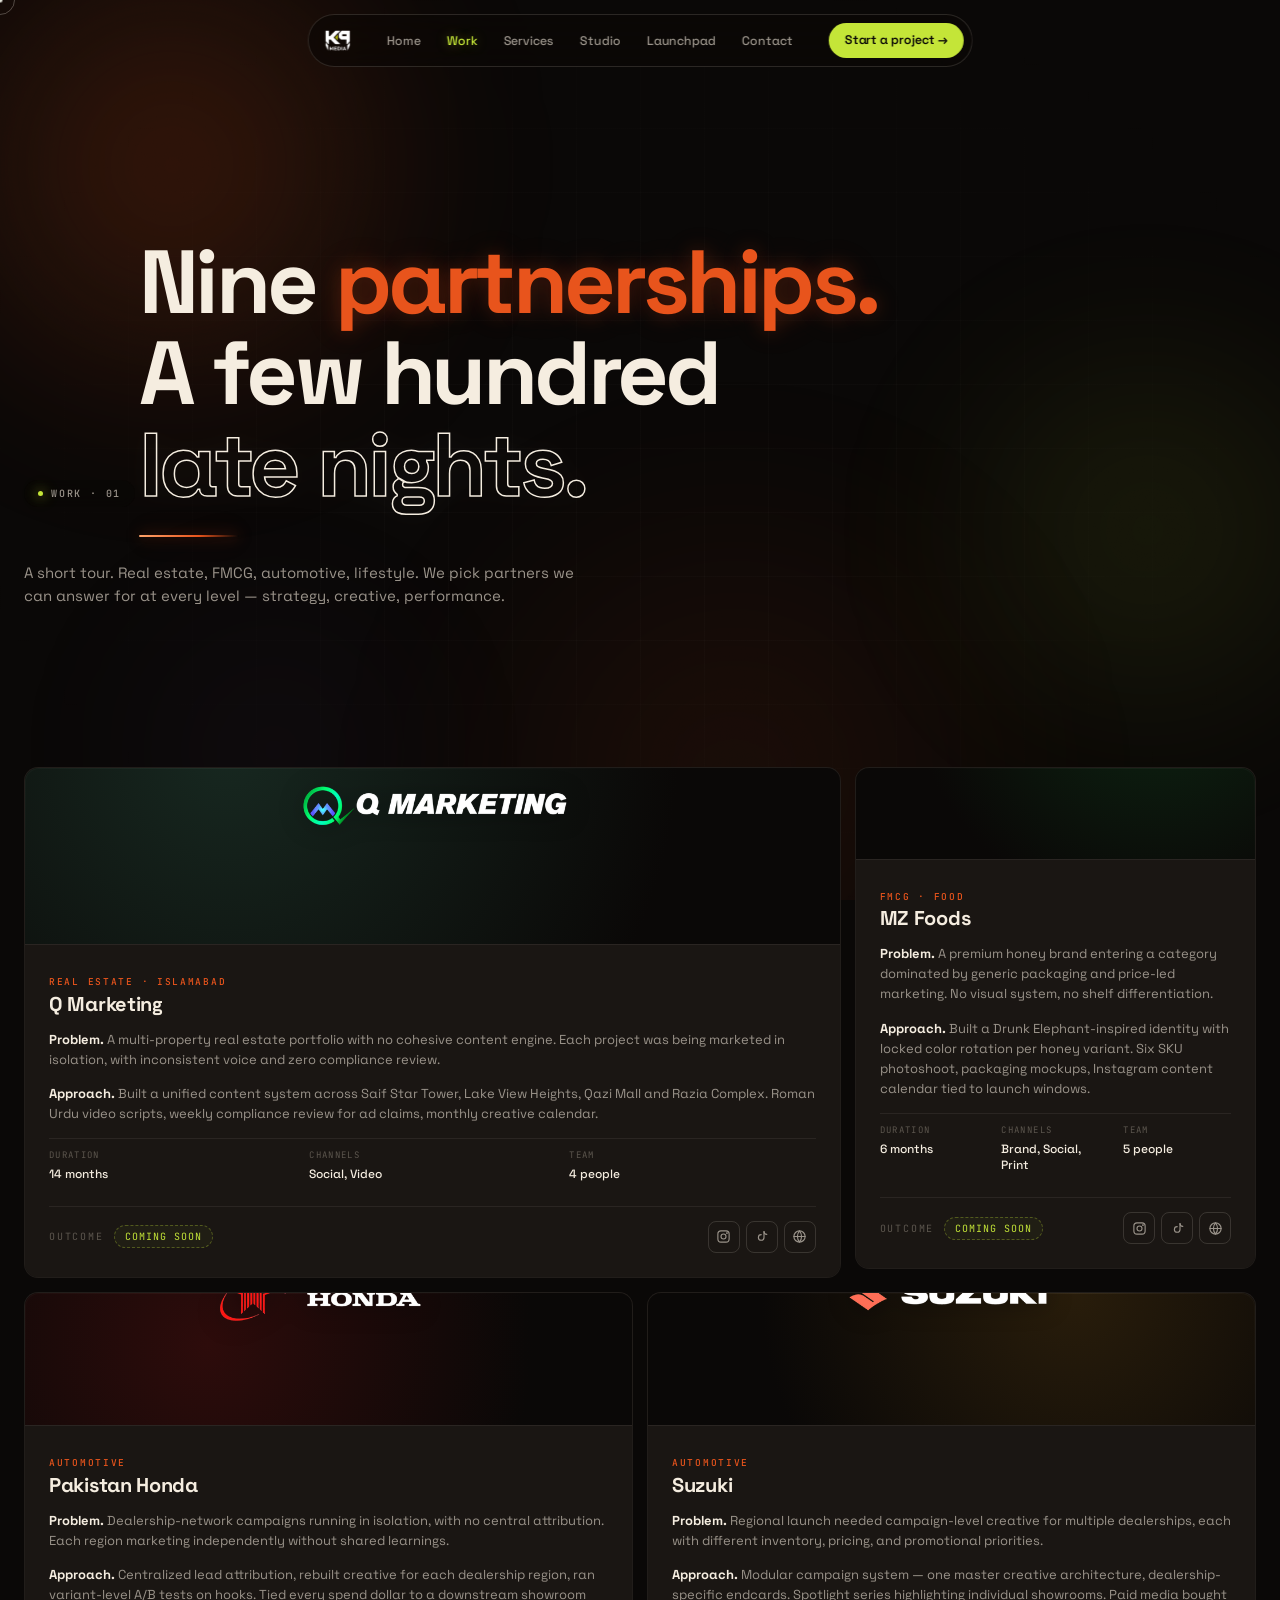
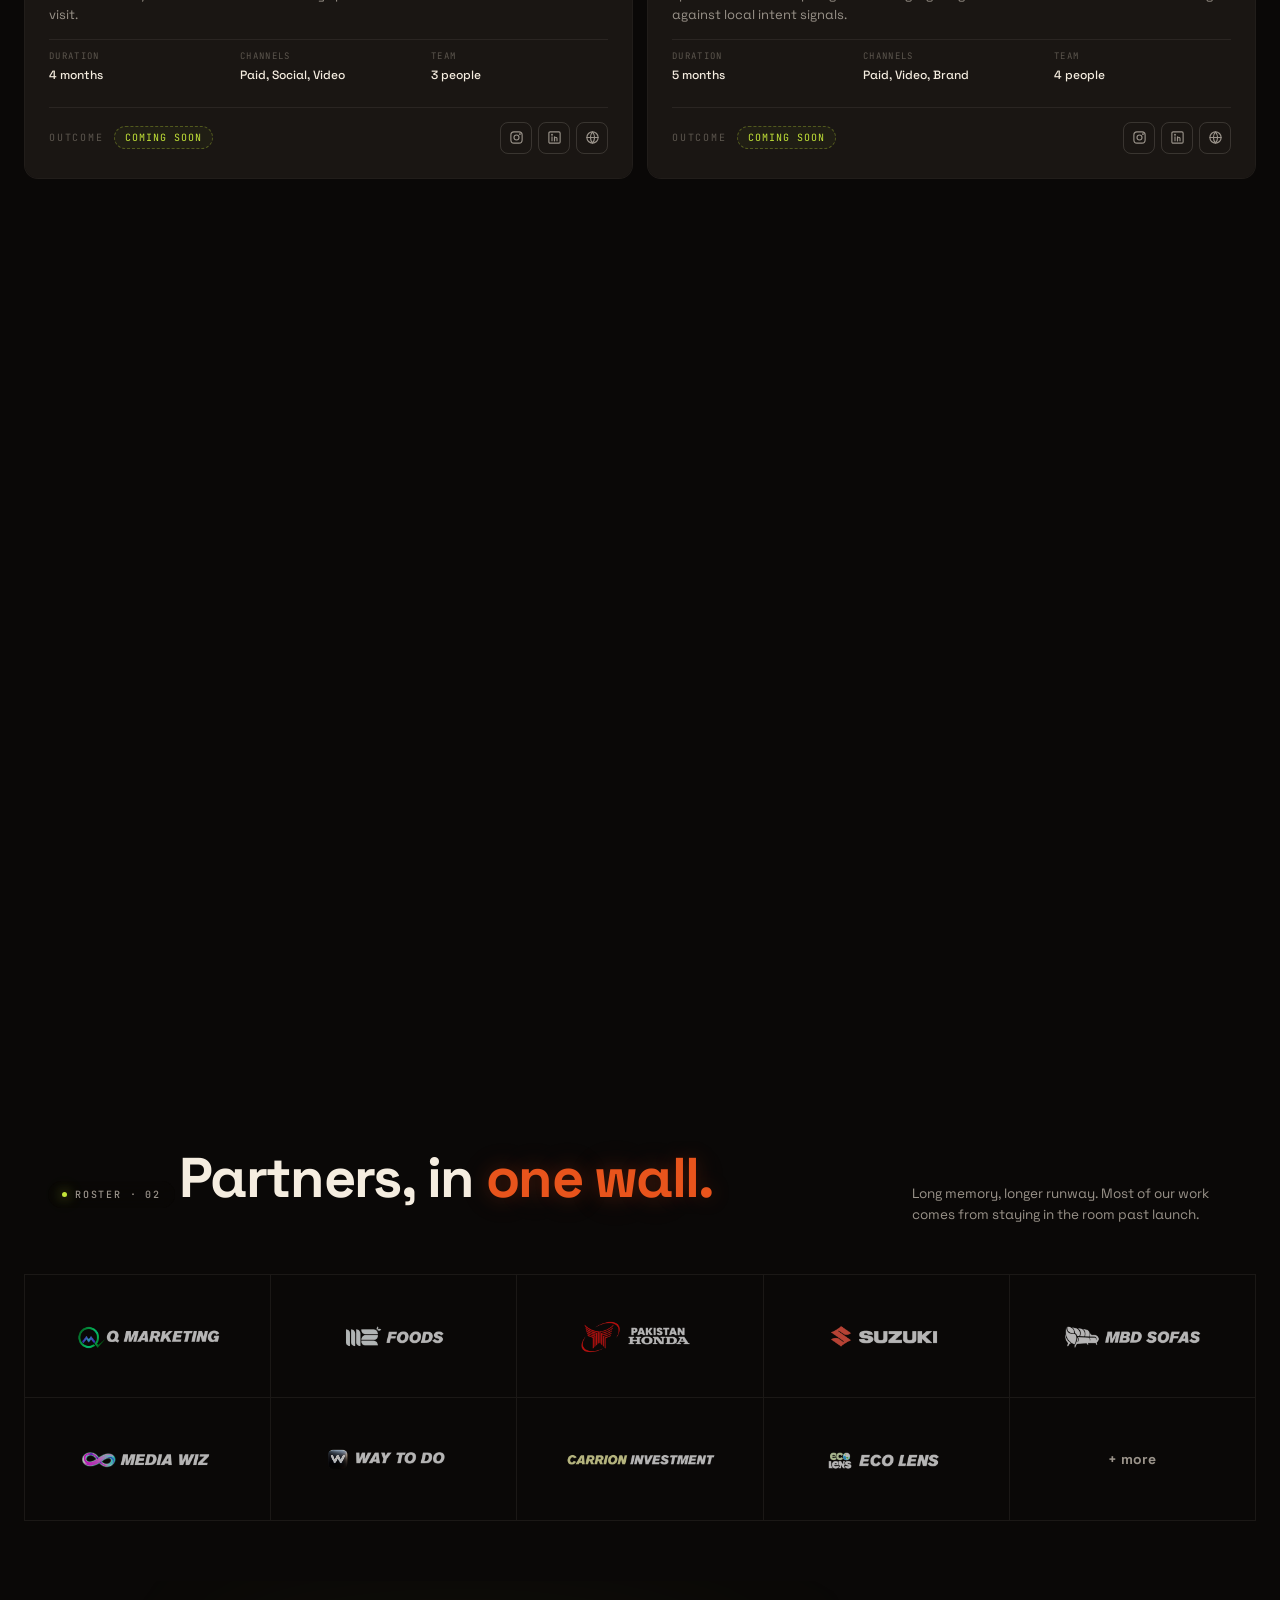
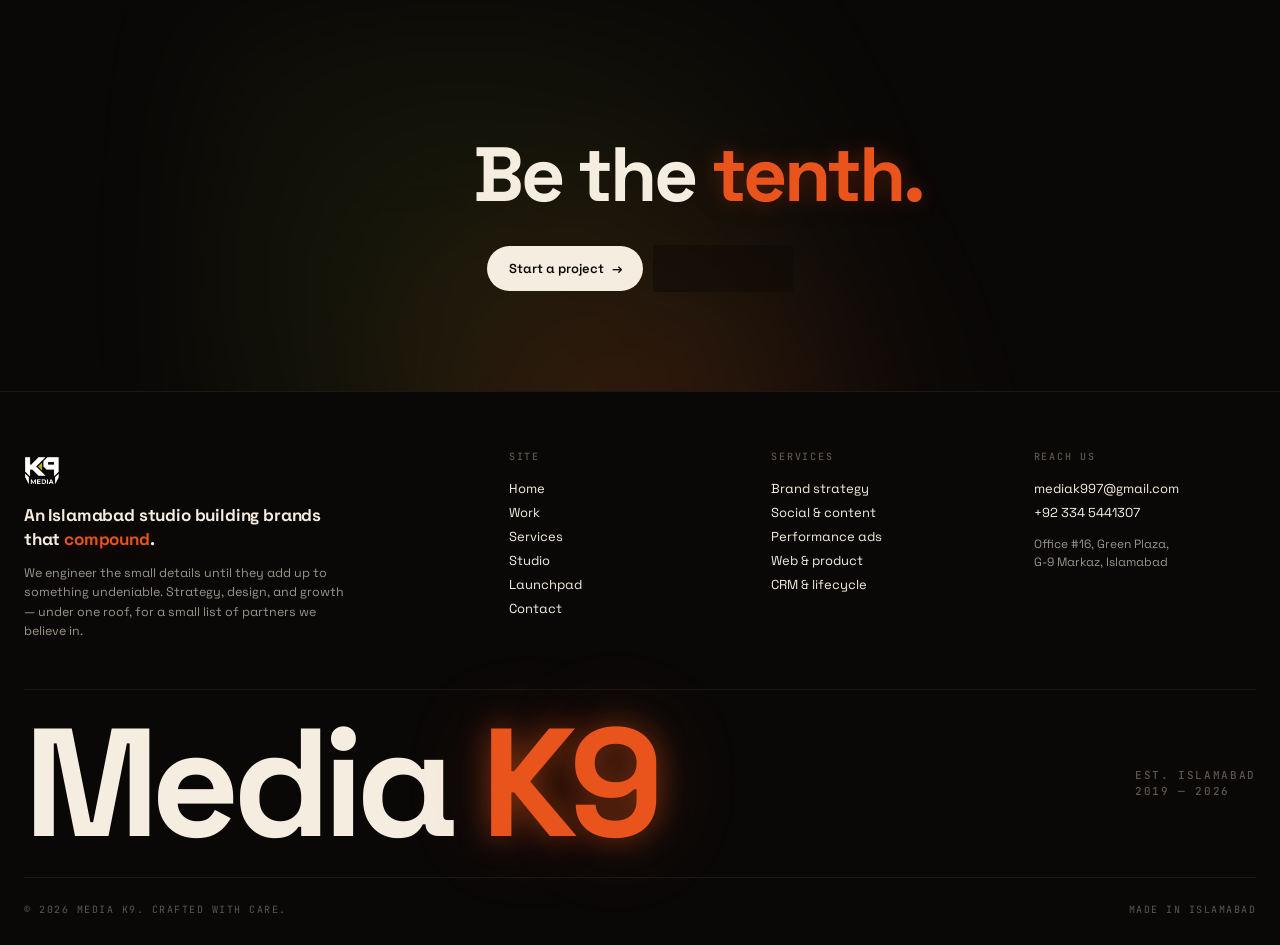
<file: work.html>
<!DOCTYPE html>
<html lang="en">
<head>
<meta charset="UTF-8">
<meta name="viewport" content="width=device-width, initial-scale=1.0">
<title>Work — Media K9</title>
<meta name="description" content="Media K9 — Islamabad-based growth studio. We design brands and ship campaigns that compound.">
<link rel="preconnect" href="https://fonts.googleapis.com">
<link rel="preconnect" href="https://fonts.gstatic.com" crossorigin>
<link href="https://fonts.googleapis.com/css2?family=Space+Grotesk:wght@300;400;500;600;700&family=JetBrains+Mono:wght@400;500;700&display=swap" rel="stylesheet">
<link rel="stylesheet" href="assets/shared.css">
<link rel="stylesheet" href="assets/page.css"><link rel="icon" href="logos/mediak9.png" type="image/png">
<script src="assets/components.js" defer></script>
</head>
<body data-page="work">
<div class="bg-aurora" aria-hidden="true">
  <div class="blob blob-1"></div>
  <div class="blob blob-2"></div>
  <div class="blob blob-3"></div>
  <div class="blob blob-4"></div>
</div>
<div class="bg-grid" aria-hidden="true"></div>
<div class="bg-grain" aria-hidden="true"></div>
<div class="cur-dot" aria-hidden="true"></div>
<div class="cur-ring" aria-hidden="true"></div>
<header id="header-placeholder"></header>

<section class="p-hero">
  <div class="badge">Work · 01</div>
  <h1 data-blur data-blur-stagger="0.06">Nine <span class="accent">partnerships.</span><br>A few hundred<br><span class="out">late nights.</span></h1>
  <p class="lead fade-up">A short tour. Real estate, FMCG, automotive, lifestyle. We pick partners we can answer for at every level — strategy, creative, performance.</p>
</section>

<section class="work">
  <div class="work-grid-v2"><div class="tile has-case t-feature rv" id="q-marketing">
  <div class="vis bg-q"><img src="logos/q-marketing.png" alt="Q Marketing" class="lg"></div>
  <div class="case-body">
    <div>
      <span class="case-tag">Real Estate · Islamabad</span>
      <h3>Q Marketing</h3>
    </div>
    <p class="case-summary"><strong style="color:var(--cream)">Problem.</strong> A multi-property real estate portfolio with no cohesive content engine. Each project was being marketed in isolation, with inconsistent voice and zero compliance review.</p>
    <p class="case-summary"><strong style="color:var(--cream)">Approach.</strong> Built a unified content system across Saif Star Tower, Lake View Heights, Qazi Mall and Razia Complex. Roman Urdu video scripts, weekly compliance review for ad claims, monthly creative calendar.</p>
    <dl class="case-meta-row">
      <div><dt>Duration</dt><dd>14 months</dd></div>
      <div><dt>Channels</dt><dd>Social, Video</dd></div>
      <div><dt>Team</dt><dd>4 people</dd></div>
    </dl>
    <div class="case-bottom">
      <div class="case-outcome-pending">
        <span class="case-outcome-label">Outcome</span>
        <span class="case-outcome-pending-tag">Coming soon</span>
      </div>
      <div class="case-social"><a href="#" class="case-social-icon" aria-label="Q Marketing on Instagram" target="_blank" rel="noopener"><svg viewBox="0 0 24 24" fill="none" stroke="currentColor" stroke-width="1.8" stroke-linecap="round" stroke-linejoin="round"><rect x="3" y="3" width="18" height="18" rx="5"/><circle cx="12" cy="12" r="4"/><circle cx="17.5" cy="6.5" r="0.6" fill="currentColor"/></svg></a><a href="#" class="case-social-icon" aria-label="Q Marketing on TikTok" target="_blank" rel="noopener"><svg viewBox="0 0 24 24" fill="none" stroke="currentColor" stroke-width="1.8" stroke-linecap="round" stroke-linejoin="round"><path d="M16 4v9.5a4.5 4.5 0 1 1-4.5-4.5"/><path d="M16 4c0 2.5 2 4.5 4.5 4.5"/></svg></a><a href="#" class="case-social-icon" aria-label="Q Marketing website" target="_blank" rel="noopener"><svg viewBox="0 0 24 24" fill="none" stroke="currentColor" stroke-width="1.8" stroke-linecap="round" stroke-linejoin="round"><circle cx="12" cy="12" r="9"/><path d="M3 12h18"/><path d="M12 3a14 14 0 0 1 0 18a14 14 0 0 1 0-18z"/></svg></a></div>
    </div>
  </div>
</div>
<div class="tile has-case t-side rv" id="mz-foods">
  <div class="vis bg-mz"><img src="logos/mz-foods.png" alt="MZ Foods" class="lg"></div>
  <div class="case-body">
    <div>
      <span class="case-tag">FMCG · Food</span>
      <h3>MZ Foods</h3>
    </div>
    <p class="case-summary"><strong style="color:var(--cream)">Problem.</strong> A premium honey brand entering a category dominated by generic packaging and price-led marketing. No visual system, no shelf differentiation.</p>
    <p class="case-summary"><strong style="color:var(--cream)">Approach.</strong> Built a Drunk Elephant-inspired identity with locked color rotation per honey variant. Six SKU photoshoot, packaging mockups, Instagram content calendar tied to launch windows.</p>
    <dl class="case-meta-row">
      <div><dt>Duration</dt><dd>6 months</dd></div>
      <div><dt>Channels</dt><dd>Brand, Social, Print</dd></div>
      <div><dt>Team</dt><dd>5 people</dd></div>
    </dl>
    <div class="case-bottom">
      <div class="case-outcome-pending">
        <span class="case-outcome-label">Outcome</span>
        <span class="case-outcome-pending-tag">Coming soon</span>
      </div>
      <div class="case-social"><a href="#" class="case-social-icon" aria-label="MZ Foods on Instagram" target="_blank" rel="noopener"><svg viewBox="0 0 24 24" fill="none" stroke="currentColor" stroke-width="1.8" stroke-linecap="round" stroke-linejoin="round"><rect x="3" y="3" width="18" height="18" rx="5"/><circle cx="12" cy="12" r="4"/><circle cx="17.5" cy="6.5" r="0.6" fill="currentColor"/></svg></a><a href="#" class="case-social-icon" aria-label="MZ Foods on TikTok" target="_blank" rel="noopener"><svg viewBox="0 0 24 24" fill="none" stroke="currentColor" stroke-width="1.8" stroke-linecap="round" stroke-linejoin="round"><path d="M16 4v9.5a4.5 4.5 0 1 1-4.5-4.5"/><path d="M16 4c0 2.5 2 4.5 4.5 4.5"/></svg></a><a href="#" class="case-social-icon" aria-label="MZ Foods website" target="_blank" rel="noopener"><svg viewBox="0 0 24 24" fill="none" stroke="currentColor" stroke-width="1.8" stroke-linecap="round" stroke-linejoin="round"><circle cx="12" cy="12" r="9"/><path d="M3 12h18"/><path d="M12 3a14 14 0 0 1 0 18a14 14 0 0 1 0-18z"/></svg></a></div>
    </div>
  </div>
</div>
<div class="tile has-case t-half rv" id="pakistan-honda">
  <div class="vis bg-honda"><img src="logos/pakistan-honda.png" alt="Pakistan Honda" class="lg"></div>
  <div class="case-body">
    <div>
      <span class="case-tag">Automotive</span>
      <h3>Pakistan Honda</h3>
    </div>
    <p class="case-summary"><strong style="color:var(--cream)">Problem.</strong> Dealership-network campaigns running in isolation, with no central attribution. Each region marketing independently without shared learnings.</p>
    <p class="case-summary"><strong style="color:var(--cream)">Approach.</strong> Centralized lead attribution, rebuilt creative for each dealership region, ran variant-level A/B tests on hooks. Tied every spend dollar to a downstream showroom visit.</p>
    <dl class="case-meta-row">
      <div><dt>Duration</dt><dd>4 months</dd></div>
      <div><dt>Channels</dt><dd>Paid, Social, Video</dd></div>
      <div><dt>Team</dt><dd>3 people</dd></div>
    </dl>
    <div class="case-bottom">
      <div class="case-outcome-pending">
        <span class="case-outcome-label">Outcome</span>
        <span class="case-outcome-pending-tag">Coming soon</span>
      </div>
      <div class="case-social"><a href="#" class="case-social-icon" aria-label="Pakistan Honda on Instagram" target="_blank" rel="noopener"><svg viewBox="0 0 24 24" fill="none" stroke="currentColor" stroke-width="1.8" stroke-linecap="round" stroke-linejoin="round"><rect x="3" y="3" width="18" height="18" rx="5"/><circle cx="12" cy="12" r="4"/><circle cx="17.5" cy="6.5" r="0.6" fill="currentColor"/></svg></a><a href="#" class="case-social-icon" aria-label="Pakistan Honda on LinkedIn" target="_blank" rel="noopener"><svg viewBox="0 0 24 24" fill="none" stroke="currentColor" stroke-width="1.8" stroke-linecap="round" stroke-linejoin="round"><rect x="3" y="3" width="18" height="18" rx="2"/><line x1="8" y1="11" x2="8" y2="17"/><circle cx="8" cy="7.5" r="0.6" fill="currentColor"/><path d="M12 17v-3.5a2 2 0 0 1 4 0V17"/><line x1="12" y1="11" x2="12" y2="17"/></svg></a><a href="#" class="case-social-icon" aria-label="Pakistan Honda website" target="_blank" rel="noopener"><svg viewBox="0 0 24 24" fill="none" stroke="currentColor" stroke-width="1.8" stroke-linecap="round" stroke-linejoin="round"><circle cx="12" cy="12" r="9"/><path d="M3 12h18"/><path d="M12 3a14 14 0 0 1 0 18a14 14 0 0 1 0-18z"/></svg></a></div>
    </div>
  </div>
</div>
<div class="tile has-case t-half rv" id="suzuki">
  <div class="vis bg-suzuki"><img src="logos/suzuki.png" alt="Suzuki" class="lg"></div>
  <div class="case-body">
    <div>
      <span class="case-tag">Automotive</span>
      <h3>Suzuki</h3>
    </div>
    <p class="case-summary"><strong style="color:var(--cream)">Problem.</strong> Regional launch needed campaign-level creative for multiple dealerships, each with different inventory, pricing, and promotional priorities.</p>
    <p class="case-summary"><strong style="color:var(--cream)">Approach.</strong> Modular campaign system — one master creative architecture, dealership-specific endcards. Spotlight series highlighting individual showrooms. Paid media bought against local intent signals.</p>
    <dl class="case-meta-row">
      <div><dt>Duration</dt><dd>5 months</dd></div>
      <div><dt>Channels</dt><dd>Paid, Video, Brand</dd></div>
      <div><dt>Team</dt><dd>4 people</dd></div>
    </dl>
    <div class="case-bottom">
      <div class="case-outcome-pending">
        <span class="case-outcome-label">Outcome</span>
        <span class="case-outcome-pending-tag">Coming soon</span>
      </div>
      <div class="case-social"><a href="#" class="case-social-icon" aria-label="Suzuki on Instagram" target="_blank" rel="noopener"><svg viewBox="0 0 24 24" fill="none" stroke="currentColor" stroke-width="1.8" stroke-linecap="round" stroke-linejoin="round"><rect x="3" y="3" width="18" height="18" rx="5"/><circle cx="12" cy="12" r="4"/><circle cx="17.5" cy="6.5" r="0.6" fill="currentColor"/></svg></a><a href="#" class="case-social-icon" aria-label="Suzuki on LinkedIn" target="_blank" rel="noopener"><svg viewBox="0 0 24 24" fill="none" stroke="currentColor" stroke-width="1.8" stroke-linecap="round" stroke-linejoin="round"><rect x="3" y="3" width="18" height="18" rx="2"/><line x1="8" y1="11" x2="8" y2="17"/><circle cx="8" cy="7.5" r="0.6" fill="currentColor"/><path d="M12 17v-3.5a2 2 0 0 1 4 0V17"/><line x1="12" y1="11" x2="12" y2="17"/></svg></a><a href="#" class="case-social-icon" aria-label="Suzuki website" target="_blank" rel="noopener"><svg viewBox="0 0 24 24" fill="none" stroke="currentColor" stroke-width="1.8" stroke-linecap="round" stroke-linejoin="round"><circle cx="12" cy="12" r="9"/><path d="M3 12h18"/><path d="M12 3a14 14 0 0 1 0 18a14 14 0 0 1 0-18z"/></svg></a></div>
    </div>
  </div>
</div>
<div class="tile has-case t-third rv" id="media-wiz">
  <div class="vis bg-mw"><img src="logos/media-wiz.png" alt="Media Wiz" class="lg"></div>
  <div class="case-body">
    <div>
      <span class="case-tag">Tech · SaaS</span>
      <h3>Media Wiz</h3>
    </div>
    <p class="case-summary"><strong style="color:var(--cream)">Problem.</strong> A SaaS launch with strong product-market fit but a brand that looked like every other agency tool. Demo signups stalling at the homepage.</p>
    <p class="case-summary"><strong style="color:var(--cream)">Approach.</strong> Brand identity refresh, web platform rebuild on a tighter narrative, lead-gen funnel with three nurture tracks segmented by company size.</p>
    <dl class="case-meta-row">
      <div><dt>Duration</dt><dd>3 months</dd></div>
      <div><dt>Channels</dt><dd>Brand, Web, Lifecycle</dd></div>
      <div><dt>Team</dt><dd>5 people</dd></div>
    </dl>
    <div class="case-bottom">
      <div class="case-outcome-pending">
        <span class="case-outcome-label">Outcome</span>
        <span class="case-outcome-pending-tag">Coming soon</span>
      </div>
      <div class="case-social"><a href="#" class="case-social-icon" aria-label="Media Wiz on LinkedIn" target="_blank" rel="noopener"><svg viewBox="0 0 24 24" fill="none" stroke="currentColor" stroke-width="1.8" stroke-linecap="round" stroke-linejoin="round"><rect x="3" y="3" width="18" height="18" rx="2"/><line x1="8" y1="11" x2="8" y2="17"/><circle cx="8" cy="7.5" r="0.6" fill="currentColor"/><path d="M12 17v-3.5a2 2 0 0 1 4 0V17"/><line x1="12" y1="11" x2="12" y2="17"/></svg></a><a href="#" class="case-social-icon" aria-label="Media Wiz on Instagram" target="_blank" rel="noopener"><svg viewBox="0 0 24 24" fill="none" stroke="currentColor" stroke-width="1.8" stroke-linecap="round" stroke-linejoin="round"><rect x="3" y="3" width="18" height="18" rx="5"/><circle cx="12" cy="12" r="4"/><circle cx="17.5" cy="6.5" r="0.6" fill="currentColor"/></svg></a><a href="#" class="case-social-icon" aria-label="Media Wiz website" target="_blank" rel="noopener"><svg viewBox="0 0 24 24" fill="none" stroke="currentColor" stroke-width="1.8" stroke-linecap="round" stroke-linejoin="round"><circle cx="12" cy="12" r="9"/><path d="M3 12h18"/><path d="M12 3a14 14 0 0 1 0 18a14 14 0 0 1 0-18z"/></svg></a></div>
    </div>
  </div>
</div>
<div class="tile has-case t-third rv" id="mbd-sofas">
  <div class="vis bg-mbd"><img src="logos/mbd-sofas.png" alt="MBD Sofas" class="lg"></div>
  <div class="case-body">
    <div>
      <span class="case-tag">Lifestyle</span>
      <h3>MBD Sofas</h3>
    </div>
    <p class="case-summary"><strong style="color:var(--cream)">Problem.</strong> Showroom-first business expanding into e-commerce. Product photography was inconsistent, online pricing felt disconnected from in-store experience.</p>
    <p class="case-summary"><strong style="color:var(--cream)">Approach.</strong> Built a unified visual system spanning showroom signage, e-commerce, and paid creative. Performance ads tied to both online conversion and showroom-visit intent.</p>
    <dl class="case-meta-row">
      <div><dt>Duration</dt><dd>8 months</dd></div>
      <div><dt>Channels</dt><dd>E-commerce, Paid, Photo</dd></div>
      <div><dt>Team</dt><dd>4 people</dd></div>
    </dl>
    <div class="case-bottom">
      <div class="case-outcome-pending">
        <span class="case-outcome-label">Outcome</span>
        <span class="case-outcome-pending-tag">Coming soon</span>
      </div>
      <div class="case-social"><a href="#" class="case-social-icon" aria-label="MBD Sofas on Instagram" target="_blank" rel="noopener"><svg viewBox="0 0 24 24" fill="none" stroke="currentColor" stroke-width="1.8" stroke-linecap="round" stroke-linejoin="round"><rect x="3" y="3" width="18" height="18" rx="5"/><circle cx="12" cy="12" r="4"/><circle cx="17.5" cy="6.5" r="0.6" fill="currentColor"/></svg></a><a href="#" class="case-social-icon" aria-label="MBD Sofas on TikTok" target="_blank" rel="noopener"><svg viewBox="0 0 24 24" fill="none" stroke="currentColor" stroke-width="1.8" stroke-linecap="round" stroke-linejoin="round"><path d="M16 4v9.5a4.5 4.5 0 1 1-4.5-4.5"/><path d="M16 4c0 2.5 2 4.5 4.5 4.5"/></svg></a><a href="#" class="case-social-icon" aria-label="MBD Sofas website" target="_blank" rel="noopener"><svg viewBox="0 0 24 24" fill="none" stroke="currentColor" stroke-width="1.8" stroke-linecap="round" stroke-linejoin="round"><circle cx="12" cy="12" r="9"/><path d="M3 12h18"/><path d="M12 3a14 14 0 0 1 0 18a14 14 0 0 1 0-18z"/></svg></a></div>
    </div>
  </div>
</div>
<div class="tile has-case t-third rv" id="way-to-do">
  <div class="vis bg-way"><img src="logos/way-to-do.png" alt="Way To Do" class="lg"></div>
  <div class="case-body">
    <div>
      <span class="case-tag">Productivity · App</span>
      <h3>Way To Do</h3>
    </div>
    <p class="case-summary"><strong style="color:var(--cream)">Problem.</strong> Productivity app launching into an oversaturated category. Needed positioning that did not feel like another to-do list.</p>
    <p class="case-summary"><strong style="color:var(--cream)">Approach.</strong> Repositioned around behavioral routines (not tasks). Built launch creative, ASO assets, and a paid-acquisition plan across iOS and Android with cohort tracking from day one.</p>
    <dl class="case-meta-row">
      <div><dt>Duration</dt><dd>4 months</dd></div>
      <div><dt>Channels</dt><dd>App, Paid, Brand</dd></div>
      <div><dt>Team</dt><dd>4 people</dd></div>
    </dl>
    <div class="case-bottom">
      <div class="case-outcome-pending">
        <span class="case-outcome-label">Outcome</span>
        <span class="case-outcome-pending-tag">Coming soon</span>
      </div>
      <div class="case-social"><a href="#" class="case-social-icon" aria-label="Way To Do on Instagram" target="_blank" rel="noopener"><svg viewBox="0 0 24 24" fill="none" stroke="currentColor" stroke-width="1.8" stroke-linecap="round" stroke-linejoin="round"><rect x="3" y="3" width="18" height="18" rx="5"/><circle cx="12" cy="12" r="4"/><circle cx="17.5" cy="6.5" r="0.6" fill="currentColor"/></svg></a><a href="#" class="case-social-icon" aria-label="Way To Do on TikTok" target="_blank" rel="noopener"><svg viewBox="0 0 24 24" fill="none" stroke="currentColor" stroke-width="1.8" stroke-linecap="round" stroke-linejoin="round"><path d="M16 4v9.5a4.5 4.5 0 1 1-4.5-4.5"/><path d="M16 4c0 2.5 2 4.5 4.5 4.5"/></svg></a><a href="#" class="case-social-icon" aria-label="Way To Do website" target="_blank" rel="noopener"><svg viewBox="0 0 24 24" fill="none" stroke="currentColor" stroke-width="1.8" stroke-linecap="round" stroke-linejoin="round"><circle cx="12" cy="12" r="9"/><path d="M3 12h18"/><path d="M12 3a14 14 0 0 1 0 18a14 14 0 0 1 0-18z"/></svg></a></div>
    </div>
  </div>
</div>
<div class="tile has-case t-half rv" id="carrion-investment">
  <div class="vis bg-carrion"><img src="logos/carrion.png" alt="Carrion Investment" class="lg"></div>
  <div class="case-body">
    <div>
      <span class="case-tag">Finance · Investment</span>
      <h3>Carrion Investment</h3>
    </div>
    <p class="case-summary"><strong style="color:var(--cream)">Problem.</strong> Boutique investment firm losing pitch meetings to bigger names. The website said all the right things — and none of them mattered to LPs.</p>
    <p class="case-summary"><strong style="color:var(--cream)">Approach.</strong> Repositioned around three investment theses, rewrote the site as a thought-leadership piece, ran a LinkedIn content program targeting institutional LPs.</p>
    <dl class="case-meta-row">
      <div><dt>Duration</dt><dd>6 months</dd></div>
      <div><dt>Channels</dt><dd>Brand, Web, LinkedIn</dd></div>
      <div><dt>Team</dt><dd>3 people</dd></div>
    </dl>
    <div class="case-bottom">
      <div class="case-outcome-pending">
        <span class="case-outcome-label">Outcome</span>
        <span class="case-outcome-pending-tag">Coming soon</span>
      </div>
      <div class="case-social"><a href="#" class="case-social-icon" aria-label="Carrion Investment on LinkedIn" target="_blank" rel="noopener"><svg viewBox="0 0 24 24" fill="none" stroke="currentColor" stroke-width="1.8" stroke-linecap="round" stroke-linejoin="round"><rect x="3" y="3" width="18" height="18" rx="2"/><line x1="8" y1="11" x2="8" y2="17"/><circle cx="8" cy="7.5" r="0.6" fill="currentColor"/><path d="M12 17v-3.5a2 2 0 0 1 4 0V17"/><line x1="12" y1="11" x2="12" y2="17"/></svg></a><a href="#" class="case-social-icon" aria-label="Carrion Investment website" target="_blank" rel="noopener"><svg viewBox="0 0 24 24" fill="none" stroke="currentColor" stroke-width="1.8" stroke-linecap="round" stroke-linejoin="round"><circle cx="12" cy="12" r="9"/><path d="M3 12h18"/><path d="M12 3a14 14 0 0 1 0 18a14 14 0 0 1 0-18z"/></svg></a></div>
    </div>
  </div>
</div>
<div class="tile has-case t-half rv" id="eco-lens">
  <div class="vis bg-eco"><img src="logos/eco-lens.png" alt="Eco Lens" class="lg"></div>
  <div class="case-body">
    <div>
      <span class="case-tag">Sustainability</span>
      <h3>Eco Lens</h3>
    </div>
    <p class="case-summary"><strong style="color:var(--cream)">Problem.</strong> Mission-driven sustainability brand with strong story but small audience. Educational content was dense, hard to share.</p>
    <p class="case-summary"><strong style="color:var(--cream)">Approach.</strong> Restructured content into Instagram-first carousels with a recurring visual system. Layered short-form video for awareness, long-form newsletter for depth.</p>
    <dl class="case-meta-row">
      <div><dt>Duration</dt><dd>7 months</dd></div>
      <div><dt>Channels</dt><dd>Social, Content, Newsletter</dd></div>
      <div><dt>Team</dt><dd>3 people</dd></div>
    </dl>
    <div class="case-bottom">
      <div class="case-outcome-pending">
        <span class="case-outcome-label">Outcome</span>
        <span class="case-outcome-pending-tag">Coming soon</span>
      </div>
      <div class="case-social"><a href="#" class="case-social-icon" aria-label="Eco Lens on Instagram" target="_blank" rel="noopener"><svg viewBox="0 0 24 24" fill="none" stroke="currentColor" stroke-width="1.8" stroke-linecap="round" stroke-linejoin="round"><rect x="3" y="3" width="18" height="18" rx="5"/><circle cx="12" cy="12" r="4"/><circle cx="17.5" cy="6.5" r="0.6" fill="currentColor"/></svg></a><a href="#" class="case-social-icon" aria-label="Eco Lens on TikTok" target="_blank" rel="noopener"><svg viewBox="0 0 24 24" fill="none" stroke="currentColor" stroke-width="1.8" stroke-linecap="round" stroke-linejoin="round"><path d="M16 4v9.5a4.5 4.5 0 1 1-4.5-4.5"/><path d="M16 4c0 2.5 2 4.5 4.5 4.5"/></svg></a><a href="#" class="case-social-icon" aria-label="Eco Lens website" target="_blank" rel="noopener"><svg viewBox="0 0 24 24" fill="none" stroke="currentColor" stroke-width="1.8" stroke-linecap="round" stroke-linejoin="round"><circle cx="12" cy="12" r="9"/><path d="M3 12h18"/><path d="M12 3a14 14 0 0 1 0 18a14 14 0 0 1 0-18z"/></svg></a></div>
    </div>
  </div>
</div>
</div>
</section>

<section class="p-wall">
  <div class="sec-head rv">
    <div>
      <div class="badge">Roster · 02</div>
      <h2 data-blur data-blur-stagger="0.05">Partners, in <span class="accent">one wall.</span></h2>
    </div>
    <p class="lead fade-up">Long memory, longer runway. Most of our work comes from staying in the room past launch.</p>
  </div>
  <div class="p-wall-grid">
    <div class="p-wall-cell"><img src="logos/q-marketing.png" alt=""></div><div class="p-wall-cell"><img src="logos/mz-foods.png" alt=""></div><div class="p-wall-cell"><img src="logos/pakistan-honda.png" alt=""></div><div class="p-wall-cell"><img src="logos/suzuki.png" alt=""></div><div class="p-wall-cell"><img src="logos/mbd-sofas.png" alt=""></div><div class="p-wall-cell"><img src="logos/media-wiz.png" alt=""></div><div class="p-wall-cell"><img src="logos/way-to-do.png" alt=""></div><div class="p-wall-cell"><img src="logos/carrion.png" alt=""></div><div class="p-wall-cell"><img src="logos/eco-lens.png" alt=""></div>
    <div class="p-wall-cell" style="font-weight:700;color:var(--cream-dim);font-size:14px">+ more</div>
  </div>
</section>

<section class="cta">
  <div class="cta-inner">
    <div class="badge" style="justify-content:center;margin:0 auto 18px">Next · 03</div>
    <h2 data-blur data-blur-stagger="0.05">Be the <span class="accent">tenth.</span></h2>
    <div class="cta-actions">
      <a href="contact.html" class="btn btn-pri">Start a project <span class="arr">→</span></a>
      <a href="studio.html" class="btn btn-sec">Read our story</a>
    </div>
  </div>
</section>
<footer id="footer-placeholder"></footer>
<script src="assets/app.js" defer></script>
</body></html>
</file>
<file: assets/shared.css>
:root{
  --marmalade:#E8541C;
  --marmalade-2:#FF6B2B;
  --lime:#C4E538;
  --lime-2:#D4F54A;
  --black:#0A0807;
  --ink:#100D0B;
  --ink-2:#1A1613;
  --cream:#F5EDE0;
  --cream-dim:#9A938A;
  --cream-muted:#5C564E;
  --hairline:rgba(245,237,224,.07);
  --hairline-2:rgba(245,237,224,.14);
  --gutter:24px;
  --max:1320px;
}

*{margin:0;padding:0;box-sizing:border-box}
html{scroll-behavior:smooth;background:var(--black)}
body{
  font-family:'Space Grotesk',-apple-system,sans-serif;
  background:var(--black);
  color:var(--cream);
  font-size:15px;
  line-height:1.5;
  overflow-x:hidden;
  cursor:none;
  -webkit-font-smoothing:antialiased;
  font-feature-settings:"ss01","ss02","cv11";
}

/* Background atmosphere */
.bg{
  position:fixed;inset:0;z-index:0;pointer-events:none;
}
.bg-1{
  background:
    radial-gradient(ellipse 80% 50% at 15% 10%,rgba(232,84,28,.10),transparent 55%),
    radial-gradient(ellipse 60% 50% at 85% 40%,rgba(196,229,56,.06),transparent 60%),
    radial-gradient(ellipse 70% 60% at 50% 100%,rgba(15,40,24,.35),transparent 70%);
}
.bg-grain{
  opacity:.04;mix-blend-mode:overlay;
  background-image:url("data:image/svg+xml,%3Csvg viewBox='0 0 200 200' xmlns='http://www.w3.org/2000/svg'%3E%3Cfilter id='n'%3E%3CfeTurbulence type='fractalNoise' baseFrequency='.9' numOctaves='3'/%3E%3C/filter%3E%3Crect width='100%25' height='100%25' filter='url(%23n)'/%3E%3C/svg%3E");
}

/* Cursor */
.cur-dot,.cur-ring{position:fixed;top:0;left:0;pointer-events:none;z-index:9999;border-radius:50%}
.cur-dot{width:5px;height:5px;background:var(--cream);transform:translate(-50%,-50%);mix-blend-mode:difference}
.cur-ring{
  width:30px;height:30px;
  border:1px solid rgba(245,237,224,.28);
  transform:translate(-50%,-50%);
  transition:width .3s cubic-bezier(.2,.9,.3,1.2),height .3s,border-color .3s,background .3s;
}
.cur-ring.h{width:54px;height:54px;border-color:var(--lime);background:rgba(196,229,56,.06)}

/* NAV */
nav.top{
  position:fixed;top:14px;left:50%;transform:translateX(-50%);
  z-index:100;
  width:max-content;
  display:flex;align-items:center;gap:24px;
  padding:8px 8px 8px 16px;
  background:rgba(10,8,7,.7);
  backdrop-filter:blur(20px) saturate(180%);
  -webkit-backdrop-filter:blur(20px) saturate(180%);
  border:1px solid var(--hairline-2);
  border-radius:100px;
}
.nav-mark{height:26px;display:flex;align-items:center}
.nav-mark img{height:100%;width:auto}
.nav-list{display:flex;gap:2px;list-style:none}
.nav-list a{
  color:var(--cream-dim);text-decoration:none;
  font-size:12.5px;font-weight:500;
  padding:7px 12px;border-radius:100px;
  transition:color .25s,background .25s;
  letter-spacing:-.005em;
}
.nav-list a:hover{color:var(--cream);background:rgba(245,237,224,.05)}
.nav-list a.active{color:var(--lime)}
.nav-cta{
  background:var(--lime);color:var(--black);
  padding:8px 16px;border-radius:100px;
  font-size:12.5px;font-weight:600;text-decoration:none;
  transition:background .25s,box-shadow .25s,transform .25s;
  letter-spacing:-.005em;
}
.nav-cta:hover{background:var(--lime-2);box-shadow:0 0 24px rgba(196,229,56,.32);transform:translateY(-1px)}

/* Typography */
h1,h2,h3,h4,h5{font-family:'Space Grotesk',sans-serif;font-weight:700;letter-spacing:-.03em;line-height:1.05}
.eyebrow{
  display:inline-flex;align-items:center;gap:8px;
  padding:6px 12px;
  border:1px solid var(--hairline-2);
  border-radius:100px;
  background:rgba(10,8,7,.55);
  backdrop-filter:blur(8px);
  font-family:'JetBrains Mono',monospace;
  font-size:10px;text-transform:uppercase;
  letter-spacing:.18em;color:var(--cream-dim);
  font-weight:500;
}
.eyebrow::before{
  content:"";width:5px;height:5px;border-radius:50%;
  background:var(--lime);
  box-shadow:0 0 8px var(--lime-2);
  animation:pulse 1.6s ease-in-out infinite;
}
@keyframes pulse{0%,100%{opacity:1;transform:scale(1)}50%{opacity:.5;transform:scale(.8)}}

.label{
  font-family:'JetBrains Mono',monospace;
  font-size:10px;text-transform:uppercase;
  letter-spacing:.2em;color:var(--marmalade);
  display:flex;align-items:center;gap:10px;font-weight:500;
}
.label::before{content:"";width:24px;height:1px;background:var(--marmalade)}

/* Buttons */
.btn{
  display:inline-flex;align-items:center;gap:8px;
  padding:12px 22px;border-radius:100px;
  font-family:'Space Grotesk',sans-serif;
  font-size:13px;font-weight:600;text-decoration:none;
  letter-spacing:-.005em;
  transition:all .35s cubic-bezier(.2,.9,.3,1.2);
  border:none;cursor:none;
}
.btn-pri{background:var(--cream);color:var(--black)}
.btn-pri:hover{background:var(--lime);transform:translateY(-2px);box-shadow:0 12px 28px rgba(196,229,56,.22)}
.btn-sec{
  background:rgba(10,8,7,.4);color:var(--cream);
  border:1px solid var(--hairline-2);
  backdrop-filter:blur(8px);
}
.btn-sec:hover{border-color:var(--cream);background:rgba(245,237,224,.05)}
.arr{display:inline-block;transition:transform .35s}
.btn:hover .arr{transform:translateX(4px)}

/* Container */
.wrap{max-width:var(--max);margin:0 auto;padding:0 var(--gutter);position:relative;z-index:3}

/* Section spacing */
section{position:relative;z-index:3}

/* Reveal */
.rv{opacity:0;transform:translateY(20px);transition:opacity .8s cubic-bezier(.2,.9,.3,1.2),transform .8s cubic-bezier(.2,.9,.3,1.2)}
.rv.in{opacity:1;transform:translateY(0)}

/* FOOTER */
footer{
  position:relative;z-index:3;
  border-top:1px solid var(--hairline);
  padding:60px var(--gutter) 28px;
  max-width:var(--max);margin:0 auto;
}
.f-top{
  display:grid;grid-template-columns:2fr 1fr 1fr 1fr;
  gap:40px;margin-bottom:48px;
}
.f-mark img{height:36px;margin-bottom:16px;display:block}
.f-mark h3{font-size:17px;font-weight:700;letter-spacing:-.01em;margin-bottom:12px;max-width:320px;line-height:1.4}
.f-mark .accent{color:var(--marmalade)}
.f-mark p{color:var(--cream-dim);font-size:12.5px;line-height:1.55;max-width:320px}
.f-col h4{
  font-family:'JetBrains Mono',monospace;
  font-size:10px;text-transform:uppercase;letter-spacing:.18em;
  color:var(--cream-muted);margin-bottom:14px;font-weight:500;
}
.f-col a,.f-col p{
  display:block;color:var(--cream);text-decoration:none;
  font-size:13px;line-height:1.85;transition:color .25s;
}
.f-col a:hover{color:var(--lime)}
.f-giant{
  font-weight:700;
  font-size:clamp(56px,12vw,180px);
  letter-spacing:-.05em;line-height:.9;
  padding:24px 0;
  border-top:1px solid var(--hairline);
  border-bottom:1px solid var(--hairline);
  margin-bottom:24px;
  display:flex;justify-content:space-between;align-items:center;
}
.f-giant .accent{color:var(--marmalade)}
.f-bot{
  display:flex;justify-content:space-between;
  font-family:'JetBrains Mono',monospace;
  font-size:10px;text-transform:uppercase;
  letter-spacing:.15em;color:var(--cream-muted);
}

@media (max-width:900px){
  body{cursor:auto}
  .cur-dot,.cur-ring{display:none}
  nav.top{
    gap:6px;padding:6px 6px 6px 12px;
    max-width:calc(100% - 16px);
    overflow-x:auto;
    -webkit-overflow-scrolling:touch;
    scrollbar-width:none;
  }
  nav.top::-webkit-scrollbar{display:none}
  /* Keep nav links visible as a scrollable strip on mobile */
  .nav-list{
    display:flex;
    flex-shrink:0;
    gap:0;
    overflow-x:auto;
    scrollbar-width:none;
  }
  .nav-list::-webkit-scrollbar{display:none}
  .nav-list a{
    font-size:11.5px;
    padding:6px 10px;
    white-space:nowrap;
  }
  .nav-cta{white-space:nowrap;flex-shrink:0}
  .f-top{grid-template-columns:1fr;gap:32px}
  .f-giant{font-size:42px;flex-direction:column;align-items:flex-start;gap:10px}
  .f-bot{flex-direction:column;gap:8px}
}

/* ============================================
   PREFERS-REDUCED-MOTION — respect user preference
   ============================================ */
@media (prefers-reduced-motion: reduce){
  /* Stop all background decorative animations */
  .bg-aurora .blob{animation:none !important}
  .bg-grain{animation:none !important}
  .partners .track{animation:none !important}
  .t-track-row{animation:none !important}
  /* Instant reveals — no blur/fade transitions */
  .blur-text .bw{transition:none !important;opacity:1;filter:none;transform:none}
  .blur-text.in .bw{opacity:1;filter:none;transform:none}
  .fade-up{transition:none !important;opacity:1;filter:none;transform:none}
  .fade-up.in{opacity:1;filter:none;transform:none}
  .rv{transition:none !important;opacity:1;transform:none}
  .rv.in{opacity:1;transform:none}
  /* Instant hero entrance */
  .hero-meta{animation:none !important;opacity:1;transform:none}
  .hero .eyebrow{animation:none !important;opacity:1;transform:none}
  .hero-bottom{animation:none !important;opacity:1}
  /* Cursor ring — no transition */
  .cur-ring{transition:none}
  /* Pulse dot */
  .badge::before,.eyebrow::before{animation:none}
}

/* ============================================
   POLISH PASS — liquid-glass borders, BlurText
   ============================================ */

/* Liquid-glass gradient-mask border — for cards & pills.
   Applies a thin highlight along the top + bottom edge
   that sells the "glass slab" feeling without a hard border. */
.glass-edge{position:relative;overflow:hidden}
.glass-edge::before{
  content:'';
  position:absolute;inset:0;
  border-radius:inherit;
  padding:1px;
  background:linear-gradient(180deg,
    rgba(245,237,224,.32) 0%,
    rgba(245,237,224,.08) 22%,
    rgba(245,237,224,0)   45%,
    rgba(245,237,224,0)   55%,
    rgba(245,237,224,.08) 78%,
    rgba(245,237,224,.32) 100%);
  -webkit-mask:linear-gradient(#000 0 0) content-box,linear-gradient(#000 0 0);
  -webkit-mask-composite:xor;
          mask-composite:exclude;
  pointer-events:none;
  z-index:1;
}
.glass-edge > *{position:relative;z-index:2}

/* Stronger version for hero pill / showcase elements */
.glass-edge-strong::before{
  background:linear-gradient(180deg,
    rgba(245,237,224,.45) 0%,
    rgba(245,237,224,.14) 20%,
    rgba(245,237,224,0)   42%,
    rgba(245,237,224,0)   58%,
    rgba(245,237,224,.14) 80%,
    rgba(245,237,224,.45) 100%);
}

/* BlurText word-stagger reveal */
.blur-text{display:inline-block}
.blur-text .bw{
  display:inline-block;
  opacity:0;
  filter:blur(10px);
  transform:translateY(24px);
  transition:opacity .7s cubic-bezier(.22,1,.36,1),filter .7s cubic-bezier(.22,1,.36,1),transform .7s cubic-bezier(.22,1,.36,1);
  will-change:opacity,filter,transform;
}
.blur-text.in .bw{
  opacity:1;
  filter:blur(0);
  transform:translateY(0);
}

/* Section badge — elevates section markers above plain text labels */
.badge{
  display:inline-flex;align-items:center;gap:8px;
  padding:6px 14px;
  border-radius:100px;
  background:rgba(10,8,7,.55);
  backdrop-filter:blur(8px);
  -webkit-backdrop-filter:blur(8px);
  font-family:'JetBrains Mono',monospace;
  font-size:10px;text-transform:uppercase;
  letter-spacing:.18em;color:var(--cream-dim);font-weight:500;
  margin-bottom:18px;
  position:relative;
}
.badge::before{
  content:"";width:5px;height:5px;border-radius:50%;
  background:var(--lime);
  box-shadow:0 0 8px var(--lime-2);
  animation:pulse 1.6s ease-in-out infinite;
}

/* Reveal-on-view fade-up (for sub copy + CTAs) */
.fade-up{
  opacity:0;
  transform:translateY(16px);
  filter:blur(6px);
  transition:opacity .8s cubic-bezier(.22,1,.36,1),transform .8s cubic-bezier(.22,1,.36,1),filter .8s cubic-bezier(.22,1,.36,1);
}
.fade-up.in{
  opacity:1;
  transform:translateY(0);
  filter:blur(0);
}
</file>
<file: assets/page.css>
/* ============================================
   HOME — Hero minimal centered
   ============================================ */
.hero{
  position:relative;
  min-height:100vh;
  padding:0 var(--gutter) 80px;
  display:flex;flex-direction:column;justify-content:center;
  max-width:var(--max);margin:0 auto;
  z-index:3;
}
.hero-inner{
  display:flex;flex-direction:column;
  gap:28px;
  max-width:820px;
  padding-top:80px;
}
.hero h1{
  font-size:clamp(40px,5.8vw,92px);
  margin:0;
  letter-spacing:-.04em;line-height:1.03;
}
.hero h1 .accent{color:var(--marmalade)}
.hero h1 .outlined{-webkit-text-stroke:1.5px var(--cream);color:transparent}
@keyframes fadeUp{to{opacity:1;transform:translateY(0)}}

/* Eyebrow on hero */
.hero .eyebrow{
  opacity:0;transform:translateY(10px);
  animation:fadeUp .6s .5s cubic-bezier(.2,.9,.3,1.2) forwards;
  width:fit-content;
}
.hero-sub{
  font-size:15px;line-height:1.6;
  color:var(--cream-dim);max-width:460px;
  opacity:0;transform:translateY(12px);
  animation:fadeUp .7s .85s cubic-bezier(.2,.9,.3,1.2) forwards;
}
.hero-ctas{
  display:flex;gap:12px;flex-wrap:wrap;
  opacity:0;transform:translateY(12px);
  animation:fadeUp .7s 1.05s cubic-bezier(.2,.9,.3,1.2) forwards;
}

/* Word cycle span inside .accent in h1 */
.hero-word{
  display:inline-block;
  transition:opacity .22s ease,transform .22s ease;
}
.hero-word.out{opacity:0;transform:translateY(-7px)}

/* Scroll cue */
.hero-scroll-cue{
  position:absolute;bottom:36px;left:var(--gutter);
  display:flex;align-items:center;gap:10px;
  opacity:0;transform:translateY(6px);
  animation:fadeUp .5s 2s forwards;
  pointer-events:none;
}
.hero-scroll-cue .sc-line{
  display:block;width:32px;height:1px;
  background:linear-gradient(90deg,var(--marmalade),transparent);
}
.hero-scroll-cue .sc-text{
  font-family:'JetBrains Mono',monospace;
  font-size:9px;text-transform:uppercase;
  letter-spacing:.18em;color:var(--cream-muted);
}

/* Bottom stats bar */
.hero-bottom{
  margin-top:56px;
  display:flex;justify-content:space-between;align-items:flex-end;
  padding-top:24px;
  border-top:1px solid var(--hairline);
  opacity:0;animation:fadeUp .8s 1.4s forwards;
}
.hero-bottom .b-stat{
  display:flex;flex-direction:column;gap:6px;
}
.hero-bottom .b-num{
  font-weight:700;font-size:30px;line-height:1;
  letter-spacing:-.03em;color:var(--cream);
}
.hero-bottom .b-num .u{color:var(--marmalade)}
.hero-bottom .b-lbl{
  font-family:'JetBrains Mono',monospace;
  font-size:10px;text-transform:uppercase;
  letter-spacing:.18em;color:var(--cream-muted);
}

/* Scroll progress bar */
.scroll-prog{
  position:fixed;top:0;left:0;height:2px;width:0%;
  background:linear-gradient(90deg,var(--marmalade),#FF6B2B);
  z-index:9999;
  box-shadow:0 0 10px rgba(232,84,28,.55);
  transition:width .08s linear;
  pointer-events:none;
}

/* Back to top */
.back-top{
  position:fixed;bottom:32px;right:32px;z-index:300;
  width:42px;height:42px;border-radius:50%;
  background:rgba(10,8,7,.82);
  border:1px solid var(--hairline-2);
  backdrop-filter:blur(12px);
  display:flex;align-items:center;justify-content:center;
  color:var(--cream-dim);font-size:16px;line-height:1;
  text-decoration:none;cursor:none;
  opacity:0;transform:translateY(10px);
  transition:opacity .35s,transform .35s,border-color .25s,color .25s;
  pointer-events:none;
}
.back-top.vis{opacity:1;transform:none;pointer-events:auto}
.back-top:hover{border-color:var(--marmalade);color:var(--marmalade)}

/* ============================================
   FEATURED MARQUEE — clean partner strip
   ============================================ */
.partners{
  padding:32px 0;
  border-top:1px solid var(--hairline);
  border-bottom:1px solid var(--hairline);
  overflow:hidden;
  mask-image:linear-gradient(90deg,transparent,#000 8%,#000 92%,transparent);
  -webkit-mask-image:linear-gradient(90deg,transparent,#000 8%,#000 92%,transparent);
  background:linear-gradient(180deg,rgba(10,8,7,.4),transparent);
}
.partners .track{
  display:flex;gap:56px;align-items:center;
  animation:scrollLeft 42s linear infinite;
  width:fit-content;
}
.partners img{
  height:36px;width:auto;max-width:120px;
  object-fit:contain;vertical-align:middle;
  filter:brightness(1.3) grayscale(1);opacity:.5;
  transition:filter .35s,opacity .35s;flex-shrink:0;
}
.partners img:hover{filter:none;opacity:1}
.partners .sep{color:var(--marmalade);font-size:14px;flex-shrink:0}
@keyframes scrollLeft{from{transform:translateX(0)}to{transform:translateX(-50%)}}

/* ============================================
   SECTION HEADER pattern
   ============================================ */
.sec-head{
  display:flex;justify-content:space-between;align-items:flex-end;
  gap:32px;margin-bottom:48px;flex-wrap:wrap;
  padding:0 var(--gutter);
  max-width:var(--max);margin-left:auto;margin-right:auto;
}
.sec-head h2{
  font-size:clamp(32px,4.4vw,56px);
  letter-spacing:-.03em;line-height:1.04;max-width:680px;
  margin-top:14px;
}
.sec-head h2 .accent{color:var(--marmalade)}
.sec-head h2 .outlined{-webkit-text-stroke:1.5px var(--cream);color:transparent}
.sec-head .lead{
  max-width:320px;color:var(--cream-dim);
  font-size:13.5px;line-height:1.55;
}

/* ============================================
   WORK INDEX — bespoke editorial grid
   No clicks into case studies. All visual.
   ============================================ */
.work{
  padding:100px 0 60px;
}

/* Custom 24-col grid for asymmetric editorial layout */
.work-grid{
  display:grid;
  grid-template-columns:repeat(24,1fr);
  gap:14px;
  padding:0 var(--gutter);
  max-width:var(--max);margin:0 auto;
}

.tile{
  position:relative;
  border-radius:14px;
  overflow:hidden;
  background:var(--ink);
  border:1px solid var(--hairline);
  transition:border-color .4s,transform .5s cubic-bezier(.2,.9,.3,1.2);
  display:flex;flex-direction:column;justify-content:flex-end;
}
.tile:hover{border-color:var(--hairline-2);transform:translateY(-3px)}

.tile .vis{
  position:relative;
  flex:1;
  display:flex;align-items:center;justify-content:center;
  padding:32px;
  min-height:100%;
}
.tile .vis::before{
  content:"";position:absolute;inset:0;
  background:radial-gradient(circle at var(--mx,50%) var(--my,50%),rgba(196,229,56,.10),transparent 50%);
  opacity:0;transition:opacity .4s;
}
.tile:hover .vis::before{opacity:1}
.tile .lg{
  position:relative;z-index:1;
  height:64px;width:auto;max-width:90%;
  object-fit:contain;display:block;
  filter:brightness(2.4) drop-shadow(0 2px 12px rgba(0,0,0,.4));
  transition:filter .35s,transform .8s cubic-bezier(.2,.9,.3,1.2);
}
.tile:hover .lg{transform:scale(1.06)}

.tile .meta{
  position:absolute;
  left:0;right:0;bottom:0;
  padding:18px 20px;
  display:flex;justify-content:space-between;align-items:flex-end;
  background:linear-gradient(180deg,transparent,rgba(10,8,7,.85));
}
.tile .meta-l{
  display:flex;flex-direction:column;gap:4px;
}
.tile .tg{
  font-family:'JetBrains Mono',monospace;
  font-size:9.5px;text-transform:uppercase;
  letter-spacing:.18em;color:var(--marmalade);font-weight:500;
}
.tile h3{
  font-size:17px;font-weight:700;
  letter-spacing:-.015em;
}
.tile .yr{
  font-family:'JetBrains Mono',monospace;
  font-size:10px;color:var(--cream-muted);
  letter-spacing:.15em;
}

/* tile sizes — bespoke per project */
.tile.t-hero{
  grid-column:span 14;grid-row:span 2;
  aspect-ratio:auto;min-height:540px;
}
.tile.t-tall{
  grid-column:span 10;grid-row:span 2;
  min-height:540px;
}
.tile.t-wide{
  grid-column:span 14;
  aspect-ratio:16/8;
}
.tile.t-mid{
  grid-column:span 10;
  aspect-ratio:5/4;
}
.tile.t-third{
  grid-column:span 8;
  aspect-ratio:4/3;
}
.tile.t-half{
  grid-column:span 12;
  aspect-ratio:3/2;
}

/* color treatments */
.bg-q{background:radial-gradient(circle at 25% 30%,rgba(26,51,41,.7),#0a0807 70%)}
.bg-mz{background:radial-gradient(circle at 75% 30%,rgba(11,61,26,.55),#0a0807 70%)}
.bg-honda{background:radial-gradient(circle at 30% 70%,rgba(61,11,11,.65),#0a0807 70%)}
.bg-suzuki{background:radial-gradient(circle at 70% 50%,rgba(61,42,11,.55),#0a0807 70%)}
.bg-mbd{background:radial-gradient(circle at 40% 40%,rgba(42,31,11,.55),#0a0807 70%)}
.bg-mw{background:radial-gradient(circle at 60% 40%,rgba(11,31,61,.55),#0a0807 70%)}
.bg-way{background:radial-gradient(circle at 50% 30%,rgba(40,40,40,.65),#0a0807 70%)}
.bg-carrion{background:radial-gradient(circle at 40% 60%,rgba(61,46,11,.5),#0a0807 70%)}
.bg-eco{background:radial-gradient(circle at 50% 50%,rgba(11,61,46,.5),#0a0807 70%)}

/* ============================================
   SHOWREEL — Vimeo embeds with category tabs
   ============================================ */
.reel{
  padding:120px 0;
}
.reel-tabs{
  display:flex;gap:8px;flex-wrap:wrap;
  padding:0 var(--gutter);
  max-width:var(--max);margin:0 auto 32px;
}
.reel-tab{
  padding:8px 16px;
  border:1px solid var(--hairline-2);
  border-radius:100px;
  background:transparent;
  color:var(--cream-dim);
  font-family:'JetBrains Mono',monospace;
  font-size:10.5px;text-transform:uppercase;
  letter-spacing:.15em;font-weight:500;
  cursor:none;
  transition:all .35s;
}
.reel-tab:hover{color:var(--cream);border-color:var(--cream-dim)}
.reel-tab.active{background:var(--lime);color:var(--black);border-color:var(--lime)}

.reel-grid{
  display:grid;
  grid-template-columns:repeat(3,1fr);
  gap:16px;
  padding:0 var(--gutter);
  max-width:var(--max);margin:0 auto;
}
.reel-grid.cat-vert{grid-template-columns:repeat(4,1fr)}

.reel-item{
  position:relative;
  border-radius:14px;overflow:hidden;
  border:1px solid var(--hairline);
  background:var(--ink);
  aspect-ratio:16/9;
  transition:border-color .4s;
}
.reel-item.vert{aspect-ratio:9/16}
.reel-item:hover{border-color:var(--hairline-2)}
.reel-item iframe{
  width:100%;height:100%;border:0;display:block;
}

.reel-cat{display:none}
.reel-cat.active{display:grid}

/* ============================================
   PROCESS — restrained 4-step
   ============================================ */
.process{
  padding:120px 0;
}
.process-grid{
  display:grid;grid-template-columns:repeat(4,1fr);
  gap:0;
  padding:0 var(--gutter);
  max-width:var(--max);margin:0 auto;
  position:relative;
}
.process-grid::before{
  content:"";
  position:absolute;
  top:0;left:24px;right:24px;height:1px;
  background:linear-gradient(90deg,var(--marmalade),var(--lime));
  opacity:.4;
}
.step{
  padding:32px 24px 0;
  border-right:1px solid var(--hairline);
  position:relative;
}
.step:last-child{border-right:none}
.step-n{
  font-weight:700;font-size:14px;
  color:var(--marmalade);
  font-family:'JetBrains Mono',monospace;
  letter-spacing:.1em;margin-bottom:16px;
}
.step h4{
  font-size:18px;font-weight:700;
  letter-spacing:-.01em;line-height:1.2;
  margin-bottom:10px;
}
.step p{
  font-size:13px;line-height:1.55;color:var(--cream-dim);
}

/* ============================================
   PHILOSOPHY — large editorial text block
   ============================================ */
.philosophy{
  padding:140px 0;
  position:relative;
}
.phil-inner{
  padding:0 var(--gutter);
  max-width:var(--max);margin:0 auto;
  display:grid;grid-template-columns:1fr 2fr;gap:60px;
  align-items:start;
}
.phil-text{
  font-size:clamp(28px,3.4vw,46px);
  line-height:1.18;letter-spacing:-.025em;
  font-weight:600;
  color:var(--cream);
  max-width:780px;
}
.phil-text .accent{color:var(--marmalade)}
.phil-text .lime{color:var(--lime)}
.phil-text .out{-webkit-text-stroke:1px var(--cream);color:transparent}
.phil-text .quiet{color:var(--cream-muted)}

/* ============================================
   STATS BLOCK — single interactive moment
   ============================================ */
.stats{
  padding:80px 0;
  border-top:1px solid var(--hairline);
  border-bottom:1px solid var(--hairline);
  background:linear-gradient(180deg,rgba(10,8,7,.4),rgba(10,8,7,0));
}
.stats-grid{
  display:grid;grid-template-columns:repeat(4,1fr);
  padding:0 var(--gutter);
  max-width:var(--max);margin:0 auto;
}
.stat{
  padding:0 28px;
  border-right:1px solid var(--hairline);
  position:relative;
  cursor:none;
  transition:transform .5s cubic-bezier(.2,.9,.3,1.2);
}
.stat:last-child{border-right:none}
.stat:hover{transform:translateY(-3px)}
.stat-l{
  font-family:'JetBrains Mono',monospace;
  font-size:10px;text-transform:uppercase;
  letter-spacing:.18em;color:var(--cream-muted);
  margin-bottom:12px;
}
.stat-n{
  font-weight:700;font-size:48px;
  line-height:1;letter-spacing:-.04em;
  margin-bottom:8px;
  transition:color .3s;
  display:flex;align-items:flex-start;
}
.stat:hover .stat-n{color:var(--lime)}
.stat-n .u{color:var(--marmalade);font-size:.5em;margin-top:.3em;margin-left:.05em;font-weight:500}
.stat-d{font-size:12px;color:var(--cream-dim);line-height:1.5}
.stat::after{
  content:"";position:absolute;
  left:28px;bottom:-1px;width:0;height:1px;
  background:var(--lime);
  transition:width .5s cubic-bezier(.2,.9,.3,1.2);
}
.stat:hover::after{width:calc(100% - 56px)}

/* ============================================
   SERVICES STRIP — minimal list, no preview popup
   ============================================ */
.services{padding:120px 0}
.svc-list{
  border-top:1px solid var(--hairline);
  padding:0 var(--gutter);
  max-width:var(--max);margin:0 auto;
}
.svc{
  display:grid;grid-template-columns:80px 1fr 280px 100px;
  grid-template-rows:auto auto;
  gap:24px 24px;align-items:center;
  padding:24px 0;
  border-bottom:1px solid var(--hairline);
  text-decoration:none;color:inherit;
  transition:padding .35s cubic-bezier(.2,.9,.3,1.2);
  position:relative;cursor:none;
}
.svc::before{
  content:"";position:absolute;
  left:-24px;top:50%;transform:translateY(-50%) scaleY(0);
  width:3px;height:60%;
  background:var(--lime);
  transition:transform .35s cubic-bezier(.2,.9,.3,1.2);
}
.svc:hover::before{transform:translateY(-50%) scaleY(1)}
.svc:hover{padding-left:16px}
.svc-n{
  font-family:'JetBrains Mono',monospace;
  font-size:10px;color:var(--cream-muted);letter-spacing:.15em;
}
.svc-name{
  font-weight:700;font-size:clamp(20px,2.2vw,30px);
  letter-spacing:-.02em;line-height:1.1;
  transition:color .3s;
}
.svc:hover .svc-name{color:var(--lime)}
.svc.alt:hover .svc-name{color:var(--marmalade)}
.svc-d{font-size:13px;line-height:1.5;color:var(--cream-dim)}
.svc-arr{
  justify-self:end;
  font-family:'JetBrains Mono',monospace;
  font-size:10px;text-transform:uppercase;
  letter-spacing:.15em;color:var(--cream-muted);
  display:flex;align-items:center;gap:8px;
  transition:color .3s,transform .35s;
}
.svc:hover .svc-arr{color:var(--cream);transform:translateX(6px)}
/* Drawer toggle via .svc-wrap wrapper */
.svc-wrap.open .svc-drawer{display:block}
.svc-wrap.open .svc-expand-btn{color:var(--lime);transform:none}

/* ============================================
   TESTIMONIAL — single quiet block
   ============================================ */
.testimonial{
  padding:120px 0;
}
.testimonial-grid{
  padding:0 var(--gutter);
  max-width:var(--max);margin:0 auto;
  display:grid;grid-template-columns:repeat(2,1fr);gap:16px;
}
.t-card{
  padding:36px 32px;
  border:1px solid var(--hairline);
  border-radius:16px;
  background:rgba(245,237,224,.02);
  display:flex;flex-direction:column;gap:20px;
  transition:border-color .4s,transform .4s cubic-bezier(.2,.9,.3,1.2);
}
.t-card:hover{border-color:var(--hairline-2);transform:translateY(-2px)}
.t-mark{
  color:var(--marmalade);font-size:36px;
  font-weight:700;line-height:0;height:14px;
}
.t-text{
  font-size:16px;line-height:1.5;color:var(--cream);font-weight:400;
}
.t-foot{
  display:flex;justify-content:space-between;align-items:flex-end;
  padding-top:16px;border-top:1px solid var(--hairline);
}
.t-foot strong{display:block;font-size:13px;font-weight:700;margin-bottom:2px}
.t-foot span{
  font-family:'JetBrains Mono',monospace;
  font-size:10px;text-transform:uppercase;
  letter-spacing:.12em;color:var(--cream-muted);
}

/* ============================================
   CTA
   ============================================ */
.cta{
  padding:140px var(--gutter) 100px;
  text-align:center;
  position:relative;overflow:hidden;
}
.cta::before{
  content:"";position:absolute;
  top:5%;left:50%;transform:translateX(-50%);
  width:900px;height:900px;
  background:
    radial-gradient(circle,rgba(232,84,28,.18),transparent 50%),
    radial-gradient(circle at 30% 30%,rgba(196,229,56,.08),transparent 50%);
  filter:blur(60px);z-index:0;
}
.cta-inner{position:relative;z-index:2;max-width:900px;margin:0 auto}
.cta h2{
  font-weight:700;
  font-size:clamp(40px,6vw,90px);
  letter-spacing:-.04em;line-height:1.02;
  margin:14px auto 32px;max-width:none;
}
.cta h2 .accent{color:var(--marmalade)}
.cta-actions{display:flex;gap:10px;justify-content:center;flex-wrap:wrap}

/* ============================================
   PAGE HERO — Work / Studio / Contact
   ============================================ */
.p-hero{
  padding:160px var(--gutter) 60px;
  max-width:var(--max);margin:0 auto;position:relative;z-index:3;
}
.p-hero h1{
  font-size:clamp(42px,7vw,96px);
  letter-spacing:-.04em;line-height:1.02;
  margin-top:24px;margin-bottom:24px;max-width:1100px;
}
.p-hero h1 .accent{color:var(--marmalade)}
.p-hero h1 .out{-webkit-text-stroke:1.5px var(--cream);color:transparent}
.p-hero p.lead{
  max-width:560px;color:var(--cream-dim);
  font-size:15px;line-height:1.55;
}

/* ============================================
   STUDIO PAGE — principles
   ============================================ */
.principles{
  padding:80px var(--gutter);
  max-width:var(--max);margin:0 auto;
  position:relative;z-index:3;
}
.princ-grid{
  display:grid;grid-template-columns:repeat(3,1fr);gap:14px;
}
.princ{
  padding:30px 26px;
  border:1px solid var(--hairline);
  border-radius:14px;
  background:rgba(245,237,224,.02);
  transition:border-color .4s,transform .4s cubic-bezier(.2,.9,.3,1.2);
}
.princ:hover{border-color:var(--hairline-2);transform:translateY(-3px)}
.princ-n{
  font-weight:700;font-size:42px;
  line-height:1;letter-spacing:-.04em;
  color:var(--marmalade);margin-bottom:16px;
}
.princ h4{
  font-size:17px;font-weight:700;letter-spacing:-.01em;
  margin-bottom:10px;line-height:1.2;
}
.princ p{font-size:13px;line-height:1.55;color:var(--cream-dim)}

/* ============================================
   CONTACT
   ============================================ */
.contact{
  padding:80px var(--gutter);
  max-width:var(--max);margin:0 auto;
  position:relative;z-index:3;
}
.contact-grid{
  display:grid;grid-template-columns:1fr 1.3fr;gap:32px;
}
.c-info{display:flex;flex-direction:column;gap:12px}
.c-card{
  padding:22px 26px;
  border:1px solid var(--hairline);
  border-radius:14px;
  background:rgba(245,237,224,.02);
  transition:border-color .4s,background .4s;
}
.c-card:hover{border-color:var(--marmalade);background:rgba(232,84,28,.03)}
.c-l{
  font-family:'JetBrains Mono',monospace;
  font-size:10px;text-transform:uppercase;
  letter-spacing:.18em;color:var(--cream-muted);margin-bottom:8px;
}
.c-v{
  font-weight:700;font-size:17px;letter-spacing:-.015em;
  color:var(--cream);text-decoration:none;
  display:block;line-height:1.4;
}
.c-v:hover{color:var(--lime)}

.c-form{
  display:flex;flex-direction:column;gap:14px;
  padding:32px;
  border:1px solid var(--hairline);
  border-radius:18px;
  background:rgba(245,237,224,.02);
}
.c-row{display:grid;grid-template-columns:1fr 1fr;gap:12px}
.c-form label{
  display:flex;flex-direction:column;gap:6px;
  font-family:'JetBrains Mono',monospace;
  font-size:9.5px;text-transform:uppercase;
  letter-spacing:.18em;color:var(--cream-muted);font-weight:500;
}
.c-form input,.c-form select,.c-form textarea{
  background:var(--ink);
  border:1px solid var(--hairline);
  color:var(--cream);
  padding:11px 14px;border-radius:10px;
  font-family:'Space Grotesk',sans-serif;
  font-size:13px;letter-spacing:0;text-transform:none;
  transition:border-color .3s,background .3s;
  cursor:none;
}
.c-form input:focus,.c-form select:focus,.c-form textarea:focus{
  outline:none;border-color:var(--lime);
  background:rgba(196,229,56,.03);
}
.c-form textarea{resize:vertical;min-height:100px;font-family:'Space Grotesk',sans-serif}

/* ============================================
   PARTNER WALL (Work page)
   ============================================ */
.p-wall{
  padding:60px var(--gutter);
  max-width:var(--max);margin:0 auto;
  position:relative;z-index:3;
}
.p-wall-grid{
  display:grid;grid-template-columns:repeat(5,1fr);
  border-left:1px solid var(--hairline);
  border-top:1px solid var(--hairline);
}
.p-wall-cell{
  aspect-ratio:2/1;
  border-right:1px solid var(--hairline);
  border-bottom:1px solid var(--hairline);
  display:flex;align-items:center;justify-content:center;
  padding:24px;position:relative;overflow:hidden;
}
.p-wall-cell::before{
  content:"";position:absolute;inset:0;
  background:radial-gradient(circle at var(--mx,50%) var(--my,50%),rgba(196,229,56,.10),transparent 50%);
  opacity:0;transition:opacity .4s;
}
.p-wall-cell:hover::before{opacity:1}
.p-wall-cell img{
  max-width:80%;height:44px;
  width:auto;object-fit:contain;
  display:block;
  opacity:.7;
  filter:brightness(2);
  transition:opacity .5s,filter .5s,transform .5s;
  position:relative;z-index:1;
}
.p-wall-cell:hover img{opacity:1;filter:brightness(2.8);transform:scale(1.06)}

/* ============================================
   RESPONSIVE
   ============================================ */
@media (max-width:1024px){
  .work-grid{grid-template-columns:repeat(12,1fr)}
  .tile.t-hero{grid-column:span 12;min-height:420px}
  .tile.t-tall{grid-column:span 12;min-height:420px}
  .tile.t-wide{grid-column:span 12}
  .tile.t-mid{grid-column:span 6}
  .tile.t-third{grid-column:span 6}
  .tile.t-half{grid-column:span 12}
}

@media (max-width:900px){
  .hero{padding:0 20px 60px}
  .hero-inner{padding-top:96px;gap:20px}
  .hero h1{font-size:clamp(36px,10vw,56px)}
  .hero-ctas{flex-direction:column;align-items:flex-start}
  .hero-scroll-cue{display:none}
  .hero-bottom{flex-wrap:wrap;gap:20px}
  .hero-bottom .b-stat{flex:1 1 45%}
  .hero-bottom .b-num{font-size:24px}
  .reel{padding:80px 0}
  .reel-grid{grid-template-columns:1fr;gap:14px}
  .reel-grid.cat-vert{grid-template-columns:repeat(2,1fr)}
  .process{padding:80px 0}
  .process-grid{grid-template-columns:1fr;gap:0}
  .step{border-right:none;border-bottom:1px solid var(--hairline);padding:24px 0}
  .step:last-child{border-bottom:none}
  .process-grid::before{display:none}
  .philosophy{padding:80px 0}
  .phil-inner{grid-template-columns:1fr;gap:24px}
  .phil-text{font-size:24px}
  .stats{padding:48px 0}
  .stats-grid{grid-template-columns:repeat(2,1fr);gap:24px 0}
  .stat{padding:0 16px;border-right:none}
  .stat:nth-child(odd){border-right:1px solid var(--hairline)}
  .stat-n{font-size:32px}
  .services{padding:80px 0}
  .svc{grid-template-columns:50px 1fr;gap:14px;padding:18px 0}
  .svc-d,.svc-arr{display:none}
  .testimonial{padding:80px 0}
  .testimonial-grid{grid-template-columns:1fr;gap:12px}
  .t-text{font-size:15px}
  .cta{padding:80px 20px}
  .work-grid{grid-template-columns:1fr;gap:12px}
  .tile.t-hero,.tile.t-tall,.tile.t-wide,.tile.t-mid,.tile.t-third,.tile.t-half{
    grid-column:span 1;min-height:280px;
  }
  .tile.t-wide,.tile.t-half{aspect-ratio:4/3}
  .work-grid .tile{aspect-ratio:auto;min-height:280px}
  .p-hero{padding:110px 20px 40px}
  .p-hero h1{font-size:42px}
  .princ-grid{grid-template-columns:1fr}
  .contact-grid{grid-template-columns:1fr}
  .c-row{grid-template-columns:1fr}
  .p-wall-grid{grid-template-columns:repeat(2,1fr)}
  .sec-head{flex-direction:column;align-items:flex-start}
}

/* ============================================
   POLISH PASS — apply glass-edge to cards
   (using ::after so we don't fight existing ::before)
   ============================================ */
.tile,.t-card,.princ,.c-card,.c-form,.svc-list{
  position:relative;
}
.tile::after,
.t-card::after,
.princ::after,
.c-card::after,
.c-form::after{
  content:'';
  position:absolute;inset:0;
  border-radius:inherit;
  padding:1px;
  background:linear-gradient(180deg,
    rgba(245,237,224,.30) 0%,
    rgba(245,237,224,.06) 22%,
    rgba(245,237,224,0)   45%,
    rgba(245,237,224,0)   55%,
    rgba(245,237,224,.06) 78%,
    rgba(245,237,224,.30) 100%);
  -webkit-mask:linear-gradient(#000 0 0) content-box,linear-gradient(#000 0 0);
  -webkit-mask-composite:xor;
          mask-composite:exclude;
  pointer-events:none;
  z-index:1;
  opacity:.5;
  transition:opacity .4s;
}
.tile:hover::after,
.t-card:hover::after,
.princ:hover::after,
.c-card:hover::after{
  opacity:1;
}
/* Make sure tile content sits above the gradient border */
.tile > *,.t-card > *,.princ > *,.c-card > *,.c-form > *{position:relative;z-index:2}

/* Tighten focus rings on form inputs (a11y) */
.c-form input:focus-visible,
.c-form select:focus-visible,
.c-form textarea:focus-visible{
  outline:2px solid var(--lime);
  outline-offset:1px;
}

/* Body copy alignment fix — body text is left-aligned by default,
   except inside .cta and CTA-style centered moments */
.lead,
.svc-d,.stat-d,.t-text,.princ p,.step p{
  text-align:left;
}

/* ============================================================
   v2 UPGRADES — case studies, bento, testimonial focus, services
   ============================================================ */

/* ---------- WORK GRID — clean, predictable 12-col ---------- */
/* Override the messy 24-col system with a tighter approach */
.work-grid-v2{
  display:grid;
  grid-template-columns:repeat(12,1fr);
  gap:14px;
  padding:0 var(--gutter);
  max-width:var(--max);margin:0 auto;
}
.work-grid-v2 .tile{
  aspect-ratio:auto;
  min-height:auto;
}
.work-grid-v2 .tile.t-feature{grid-column:span 8;aspect-ratio:16/10}
.work-grid-v2 .tile.t-side{grid-column:span 4;aspect-ratio:4/5}
.work-grid-v2 .tile.t-half{grid-column:span 6;aspect-ratio:5/4}
.work-grid-v2 .tile.t-third{grid-column:span 4;aspect-ratio:5/4}

/* Project card with case study content */
.tile.has-case{
  display:flex;flex-direction:column;
  background:var(--ink);
}
.tile.has-case .vis{
  flex:0 0 auto;
  height:55%;
  min-height:200px;
}
.tile.has-case .case-body{
  flex:1;
  padding:24px 24px 24px;
  display:flex;flex-direction:column;gap:14px;
  background:var(--ink-2);
  border-top:1px solid var(--hairline);
}
.tile.has-case .case-tag{
  font-family:'JetBrains Mono',monospace;
  font-size:9.5px;text-transform:uppercase;
  letter-spacing:.18em;color:var(--marmalade);font-weight:500;
}
.tile.has-case h3{
  font-size:20px;font-weight:700;letter-spacing:-.015em;line-height:1.2;
}
.tile.has-case .case-meta-row{
  display:grid;grid-template-columns:repeat(3,1fr);gap:14px;
  padding:10px 0;
  border-top:1px solid var(--hairline);
}
.tile.has-case .case-meta-row > div{
  display:flex;flex-direction:column;gap:3px;
}
.tile.has-case .case-meta-row dt{
  font-family:'JetBrains Mono',monospace;
  font-size:9px;text-transform:uppercase;
  letter-spacing:.15em;color:var(--cream-muted);
}
.tile.has-case .case-meta-row dd{
  font-size:12px;color:var(--cream);font-weight:500;line-height:1.35;
}
.tile.has-case .case-summary{
  font-size:13px;line-height:1.55;color:var(--cream-dim);
}
.tile.has-case .case-outcome{
  display:flex;align-items:center;gap:10px;
  padding-top:12px;
  border-top:1px solid var(--hairline);
  font-size:13px;
}
.tile.has-case .case-outcome strong{
  color:var(--lime);font-weight:700;font-size:15px;
}

/* hide meta gradient on case-version */
.tile.has-case .meta{display:none}

/* The visual portion still has cursor-glow */
.tile.has-case .vis{
  position:relative;overflow:hidden;
  display:flex;align-items:center;justify-content:center;
  padding:24px;
}
.tile.has-case .vis::before{
  content:"";position:absolute;inset:0;
  background:radial-gradient(circle at var(--mx,50%) var(--my,50%),rgba(196,229,56,.10),transparent 50%);
  opacity:0;transition:opacity .4s;
}
.tile:hover .vis::before{opacity:1}
.tile.has-case .vis .lg{
  position:relative;z-index:1;
  height:64px;width:auto;max-width:90%;
  object-fit:contain;display:block;
  filter:brightness(2.4) drop-shadow(0 2px 12px rgba(0,0,0,.4));
  transition:filter .35s,transform .8s cubic-bezier(.2,.9,.3,1.2);
}
.tile.has-case:hover .vis .lg{transform:scale(1.06)}

/* ---------- BENTO CLIENT GRID v2 — designed hierarchy ---------- */
.bento-v2{
  display:grid;
  grid-template-columns:repeat(6,1fr);
  grid-auto-rows:minmax(180px,auto);
  gap:14px;
  padding:0 var(--gutter);
  max-width:var(--max);margin:0 auto;
}
.bento-cell{
  position:relative;
  border-radius:16px;
  overflow:hidden;
  border:1px solid var(--hairline);
  background:rgba(245,237,224,.02);
  display:flex;flex-direction:column;
  transition:border-color .4s,transform .5s cubic-bezier(.2,.9,.3,1.2);
  text-decoration:none;color:inherit;
}
.bento-cell:hover{border-color:var(--hairline-2);transform:translateY(-3px)}

/* sizes */
.bento-cell.b-hero{grid-column:span 4;grid-row:span 2}
.bento-cell.b-tall{grid-column:span 2;grid-row:span 2}
.bento-cell.b-half{grid-column:span 3}
.bento-cell.b-third{grid-column:span 2}
.bento-cell.b-quad{grid-column:span 6}

.bento-cell .b-vis{
  position:relative;
  flex:1;
  min-height:140px;
  display:flex;align-items:center;justify-content:center;
  padding:24px;
  overflow:hidden;
}
.bento-cell .b-vis::before{
  content:"";position:absolute;inset:0;
  background:radial-gradient(circle at var(--mx,50%) var(--my,50%),rgba(196,229,56,.08),transparent 50%);
  opacity:0;transition:opacity .4s;
}
.bento-cell:hover .b-vis::before{opacity:1}
.bento-cell .b-vis img{
  position:relative;z-index:1;max-width:55%;max-height:65%;
  filter:brightness(1.05);
  transition:transform .8s cubic-bezier(.2,.9,.3,1.2);
}
.bento-cell:hover .b-vis img{transform:scale(1.06)}

.bento-cell .b-foot{
  padding:18px 22px;
  border-top:1px solid var(--hairline);
  display:flex;justify-content:space-between;align-items:flex-end;
  gap:14px;
  background:rgba(10,8,7,.4);
}
.bento-cell .b-foot-l{
  display:flex;flex-direction:column;gap:4px;flex:1;
}
.bento-cell .b-tag{
  font-family:'JetBrains Mono',monospace;
  font-size:9.5px;text-transform:uppercase;
  letter-spacing:.18em;color:var(--marmalade);font-weight:500;
}
.bento-cell h4{
  font-size:15px;font-weight:700;letter-spacing:-.01em;line-height:1.2;
}
.bento-cell .b-context{
  font-size:12px;color:var(--cream-dim);line-height:1.5;
  margin-top:2px;
}
.bento-cell .b-yr{
  font-family:'JetBrains Mono',monospace;
  font-size:10px;color:var(--cream-muted);letter-spacing:.15em;
  white-space:nowrap;
}

/* hero variant — bigger, more space */
.bento-cell.b-hero .b-foot{padding:22px 26px}
.bento-cell.b-hero h4{font-size:22px}
.bento-cell.b-hero .b-context{font-size:13px;margin-top:6px}

/* ---------- TESTIMONIAL — click-to-focus marquee ---------- */
.t-marquee-wrap{
  position:relative;
  overflow:hidden;
  padding:32px 0;
  mask-image:linear-gradient(90deg,transparent,#000 6%,#000 94%,transparent);
  -webkit-mask-image:linear-gradient(90deg,transparent,#000 6%,#000 94%,transparent);
}
.t-track-row{
  display:flex;gap:14px;
  width:max-content;
  animation:tMarquee 60s linear infinite;
}
.t-track-row.reverse{animation:tMarqueeRev 75s linear infinite}
.t-marquee-wrap:hover .t-track-row{animation-play-state:paused}
@keyframes tMarquee{from{transform:translateX(0)}to{transform:translateX(-50%)}}
@keyframes tMarqueeRev{from{transform:translateX(-50%)}to{transform:translateX(0)}}

.t-pill{
  flex-shrink:0;
  width:340px;
  padding:24px 26px;
  border:1px solid var(--hairline);
  border-radius:16px;
  background:rgba(245,237,224,.02);
  display:flex;flex-direction:column;gap:14px;
  cursor:none;
  transition:border-color .4s,background .4s;
  position:relative;
}
.t-pill:hover{border-color:var(--lime);background:rgba(196,229,56,.03)}
.t-pill .t-mark{color:var(--marmalade);font-size:24px;font-weight:700;line-height:0;height:10px}
.t-pill .t-text{
  font-size:14px;line-height:1.5;color:var(--cream);
  display:-webkit-box;
  -webkit-line-clamp:3;
  -webkit-box-orient:vertical;
  overflow:hidden;
}
.t-pill .t-foot{
  display:flex;justify-content:space-between;align-items:flex-end;
  padding-top:12px;border-top:1px solid var(--hairline);
}
.t-pill .t-foot strong{display:block;font-size:13px;font-weight:700;margin-bottom:2px}
.t-pill .t-foot span{
  font-family:'JetBrains Mono',monospace;
  font-size:10px;text-transform:uppercase;
  letter-spacing:.12em;color:var(--cream-muted);
}
.t-pill .t-expand{
  font-family:'JetBrains Mono',monospace;
  font-size:9px;text-transform:uppercase;
  letter-spacing:.18em;color:var(--cream-muted);
  transition:color .3s;
}
.t-pill:hover .t-expand{color:var(--lime)}

/* Focus modal — overlay state */
.t-focus-overlay{
  position:fixed;inset:0;
  z-index:9000;
  background:rgba(10,8,7,.85);
  backdrop-filter:blur(20px);
  -webkit-backdrop-filter:blur(20px);
  display:flex;align-items:center;justify-content:center;
  padding:32px;
  opacity:0;visibility:hidden;
  transition:opacity .35s cubic-bezier(.22,1,.36,1),visibility 0s linear .35s;
}
.t-focus-overlay.open{
  opacity:1;visibility:visible;
  transition:opacity .35s cubic-bezier(.22,1,.36,1),visibility 0s linear 0s;
}
.t-focus-card{
  width:min(680px,100%);
  padding:48px 48px 36px;
  border:1px solid var(--hairline-2);
  border-radius:20px;
  background:linear-gradient(160deg,rgba(245,237,224,.04),rgba(245,237,224,.01));
  position:relative;
  transform:scale(.94);
  transition:transform .45s cubic-bezier(.22,1,.36,1);
}
.t-focus-overlay.open .t-focus-card{transform:scale(1)}
.t-focus-mark{color:var(--marmalade);font-size:48px;font-weight:700;line-height:0;height:24px;margin-bottom:24px}
.t-focus-text{
  font-size:22px;line-height:1.4;color:var(--cream);font-weight:400;
  margin-bottom:28px;letter-spacing:-.01em;
}
.t-focus-author{
  display:flex;justify-content:space-between;align-items:flex-end;
  padding-top:20px;
  border-top:1px solid var(--hairline);
}
.t-focus-author strong{display:block;font-size:15px;font-weight:700;margin-bottom:4px}
.t-focus-author span{
  font-family:'JetBrains Mono',monospace;
  font-size:11px;text-transform:uppercase;
  letter-spacing:.15em;color:var(--cream-muted);
}
.t-focus-close{
  position:absolute;top:20px;right:20px;
  width:36px;height:36px;
  border-radius:50%;
  border:1px solid var(--hairline-2);
  background:transparent;
  color:var(--cream);
  cursor:none;
  display:flex;align-items:center;justify-content:center;
  font-size:16px;font-weight:300;
  transition:all .3s;
}
.t-focus-close:hover{
  background:var(--lime);color:var(--black);
  border-color:var(--lime);transform:rotate(90deg);
}

/* ---------- SERVICE PAGES ---------- */
.svc-hero{
  position:relative;z-index:3;
  padding:160px var(--gutter) 60px;
  max-width:var(--max);margin:0 auto;
}
.svc-hero-grid{
  display:grid;grid-template-columns:1fr 380px;
  gap:48px;align-items:end;
}
.svc-hero h1{
  font-size:clamp(48px,8vw,120px);
  letter-spacing:-.04em;line-height:.95;
  margin-top:24px;
}
.svc-hero h1 .accent{color:var(--marmalade)}
.svc-hero-side{
  padding-bottom:24px;
  display:flex;flex-direction:column;gap:18px;
}
.svc-hero-side p{
  font-size:14px;line-height:1.6;color:var(--cream-dim);
}
.svc-hero-tags{display:flex;flex-wrap:wrap;gap:6px}
.svc-tag{
  padding:5px 11px;
  border:1px solid var(--hairline-2);
  border-radius:100px;
  font-family:'JetBrains Mono',monospace;
  font-size:10px;text-transform:uppercase;
  letter-spacing:.12em;color:var(--cream-dim);font-weight:500;
}

/* Service workflow */
.workflow{
  padding:80px var(--gutter);
  max-width:var(--max);margin:0 auto;
  position:relative;z-index:3;
}
.workflow-grid{
  display:grid;grid-template-columns:repeat(2,1fr);gap:14px;
  margin-top:32px;
}
.work-step{
  padding:28px 28px 32px;
  border:1px solid var(--hairline);
  border-radius:14px;
  background:rgba(245,237,224,.02);
  position:relative;
  transition:border-color .4s,transform .4s cubic-bezier(.2,.9,.3,1.2);
}
.work-step:hover{border-color:var(--hairline-2);transform:translateY(-2px)}
.work-step-n{
  font-weight:700;font-size:32px;line-height:1;
  letter-spacing:-.04em;color:var(--marmalade);
  margin-bottom:14px;
}
.work-step h4{
  font-size:18px;font-weight:700;letter-spacing:-.01em;
  margin-bottom:10px;line-height:1.2;
}
.work-step p{font-size:13px;line-height:1.55;color:var(--cream-dim)}
.work-step ul{
  list-style:none;margin-top:14px;
  display:flex;flex-direction:column;gap:6px;
}
.work-step ul li{
  font-size:12px;line-height:1.5;color:var(--cream-dim);
  padding-left:14px;position:relative;
}
.work-step ul li::before{
  content:"◆";position:absolute;left:0;
  color:var(--lime);font-size:8px;top:6px;
}

/* Service "what's included" */
.svc-deliverables{
  padding:60px var(--gutter);
  max-width:var(--max);margin:0 auto;
  position:relative;z-index:3;
}
.deliv-grid{
  display:grid;grid-template-columns:repeat(3,1fr);gap:14px;
  margin-top:32px;
}
.deliv{
  padding:24px 24px 28px;
  border:1px solid var(--hairline);
  border-radius:14px;
  background:rgba(245,237,224,.02);
  transition:border-color .4s;
}
.deliv:hover{border-color:var(--hairline-2)}
.deliv h5{
  font-size:14px;font-weight:700;letter-spacing:-.01em;
  margin-bottom:10px;
}
.deliv p{
  font-size:12.5px;line-height:1.55;color:var(--cream-dim);
}

/* Service related work */
.svc-related{
  padding:80px var(--gutter);
  max-width:var(--max);margin:0 auto;
  position:relative;z-index:3;
}

/* ---------- RESPONSIVE ---------- */
@media (max-width:1024px){
  .work-grid-v2{grid-template-columns:repeat(6,1fr)}
  .work-grid-v2 .tile.t-feature{grid-column:span 6}
  .work-grid-v2 .tile.t-side{grid-column:span 6;aspect-ratio:16/10}
  .work-grid-v2 .tile.t-half,.work-grid-v2 .tile.t-third{grid-column:span 3}
  .bento-v2{grid-template-columns:repeat(4,1fr)}
  .bento-cell.b-hero{grid-column:span 4}
  .bento-cell.b-tall{grid-column:span 2}
  .bento-cell.b-half{grid-column:span 2}
  .bento-cell.b-third{grid-column:span 2}
  .bento-cell.b-quad{grid-column:span 4}
  .svc-hero-grid{grid-template-columns:1fr;gap:32px}
  .deliv-grid{grid-template-columns:repeat(2,1fr)}
}
@media (max-width:700px){
  .work-grid-v2{grid-template-columns:1fr;gap:14px}
  .work-grid-v2 .tile{grid-column:span 1}
  .bento-v2{grid-template-columns:1fr;gap:12px}
  .bento-cell{grid-column:span 1 !important;grid-row:span 1 !important}
  .t-pill{width:280px}
  .t-focus-card{padding:32px 24px 24px}
  .t-focus-text{font-size:17px}
  .workflow-grid{grid-template-columns:1fr}
  .deliv-grid{grid-template-columns:1fr}
  .tile.has-case .case-meta-row{grid-template-columns:1fr;gap:8px}
}

/* ============================================================
   v3 — case study social icons + accent glows + outcome placeholder
   ============================================================ */

/* Case bottom row: outcome (placeholder) + social icons */
.case-bottom{
  display:flex;align-items:center;justify-content:space-between;
  gap:14px;
  padding-top:14px;
  border-top:1px solid var(--hairline);
  flex-wrap:wrap;
}
.case-outcome-pending{
  display:flex;align-items:center;gap:10px;
}
.case-outcome-label{
  font-family:'JetBrains Mono',monospace;
  font-size:10px;letter-spacing:.18em;
  text-transform:uppercase;color:var(--cream-muted);
}
.case-outcome-pending-tag{
  font-family:'JetBrains Mono',monospace;
  font-size:10px;letter-spacing:.1em;
  text-transform:uppercase;
  padding:3px 10px;
  border:1px dashed rgba(196,229,56,.3);
  border-radius:100px;
  color:var(--lime);
  background:rgba(196,229,56,.04);
}

/* Social icons */
.case-social{
  display:flex;align-items:center;gap:6px;
}
.case-social-icon{
  display:flex;align-items:center;justify-content:center;
  width:32px;height:32px;
  border:1px solid var(--hairline-2);
  border-radius:8px;
  color:var(--cream-dim);
  transition:all .3s cubic-bezier(.2,.9,.3,1.2);
}
.case-social-icon svg{width:15px;height:15px}
.case-social-icon:hover{
  color:var(--black);
  background:var(--lime);
  border-color:var(--lime);
  transform:translateY(-2px);
  box-shadow:0 0 16px rgba(196,229,56,.45);
}

/* ============================================================
   ACCENT GLOWS — premium feel on primary colors
   ============================================================ */

/* Marmalade orange glow on .accent text */
.accent{
  color:var(--marmalade);
  text-shadow:0 0 20px rgba(232,84,28,.25),0 0 40px rgba(232,84,28,.12);
}

/* Lime glow on .lime text */
.lime,.phil-text .lime{
  color:var(--lime);
  text-shadow:0 0 18px rgba(196,229,56,.3),0 0 40px rgba(196,229,56,.12);
}

/* Glow on the primary CTA button */
.btn-pri{
  box-shadow:0 0 0 rgba(196,229,56,0);
  transition:all .35s cubic-bezier(.2,.9,.3,1.2);
}
.btn-pri:hover{
  box-shadow:
    0 12px 32px rgba(196,229,56,.28),
    0 0 40px rgba(196,229,56,.18),
    0 0 60px rgba(196,229,56,.08);
}

/* Eyebrow chip pulsing dot already glows (lime). Boost it slightly */
.badge::before,.eyebrow::before{
  box-shadow:0 0 12px rgba(196,229,56,.85),0 0 20px rgba(196,229,56,.4);
}

/* Marmalade pulse dot variant — for orange-themed badges if used */
.badge.marmalade::before,.eyebrow.marmalade::before{
  background:var(--marmalade);
  box-shadow:0 0 12px rgba(232,84,28,.85),0 0 20px rgba(232,84,28,.4);
}

/* Hero stat numbers — subtle warm glow on the unit suffix */
.b-num .u,.stat-n .u{
  color:var(--marmalade);
  text-shadow:0 0 14px rgba(232,84,28,.3);
}

/* Service row hover gets a lime glow on the chevron arrow */
.svc:hover .svc-arr{
  color:var(--lime);
  text-shadow:0 0 12px rgba(196,229,56,.4);
}

/* Outlined headline gets a soft cream rim glow */
.outlined,.out{
  filter:drop-shadow(0 0 14px rgba(245,237,224,.12));
}

/* Footer K9 accent letter pulses subtly */
.f-giant .accent{
  text-shadow:0 0 30px rgba(232,84,28,.35),0 0 60px rgba(232,84,28,.15);
}

/* The lime line above stat-n should glow when active */
.stat:hover::after{
  box-shadow:0 0 8px rgba(196,229,56,.6),0 0 16px rgba(196,229,56,.3);
}

/* Active nav link glow */
.nav-list a.active{
  color:var(--lime);
  text-shadow:0 0 12px rgba(196,229,56,.4);
}

/* Cursor ring lime glow */
.cur-ring.h{
  box-shadow:0 0 24px rgba(196,229,56,.25);
}

/* Hero outcome on case cards */
.case-outcome strong{
  color:var(--lime);
  text-shadow:0 0 14px rgba(196,229,56,.3);
}

/* Tile hover — subtle lime border glow */
.tile:hover{
  box-shadow:0 0 0 1px rgba(196,229,56,.15),0 12px 40px rgba(0,0,0,.4);
}

/* Bento cell hover — same treatment */
.bento-cell:hover{
  box-shadow:0 0 0 1px rgba(196,229,56,.15),0 12px 40px rgba(0,0,0,.4);
}

/* Wordmark logos on work-grid tiles — subtle shadow */
.lg{
  filter:drop-shadow(0 4px 20px rgba(0,0,0,.4));
}

/* Primary button base hover state needs to keep its glow */
.btn-sec:hover{
  border-color:var(--cream);
  background:rgba(245,237,224,.05);
  box-shadow:0 0 24px rgba(245,237,224,.08);
}

/* Mobile — soften glows so they don't blow out small screens */
@media (max-width:700px){
  .accent,.lime,.f-giant .accent{
    text-shadow:0 0 12px rgba(232,84,28,.18);
  }
  .lime{text-shadow:0 0 12px rgba(196,229,56,.18)}
  .case-bottom{flex-direction:column;align-items:flex-start;gap:12px}
}

/* ============================================================
   v4 — animated gradient bg, gradient text, uniform bento, case focus
   ============================================================ */

/* Animated background — drifting blobs */
.bg-aurora{
  position:fixed;inset:0;z-index:0;pointer-events:none;
  overflow:hidden;
}
.bg-aurora .blob{
  position:absolute;
  border-radius:50%;
  filter:blur(80px);
  opacity:.5;
  will-change:transform;
}
.bg-aurora .blob-1{
  width:600px;height:600px;
  background:radial-gradient(circle,rgba(232,84,28,.45),transparent 70%);
  top:-15%;left:-10%;
  animation:driftA 24s ease-in-out infinite alternate;
}
.bg-aurora .blob-2{
  width:520px;height:520px;
  background:radial-gradient(circle,rgba(196,229,56,.28),transparent 70%);
  top:30%;right:-10%;
  animation:driftB 30s ease-in-out infinite alternate;
}
.bg-aurora .blob-3{
  width:700px;height:700px;
  background:radial-gradient(circle,rgba(232,84,28,.20),transparent 70%);
  bottom:-25%;left:30%;
  animation:driftC 36s ease-in-out infinite alternate;
}
.bg-aurora .blob-4{
  width:420px;height:420px;
  background:radial-gradient(circle,rgba(155,108,204,.18),transparent 70%);
  top:60%;left:5%;
  animation:driftD 28s ease-in-out infinite alternate;
}

@keyframes driftA{
  0%  {transform:translate(0,0) scale(1)}
  50% {transform:translate(80px,40px) scale(1.1)}
  100%{transform:translate(40px,100px) scale(.95)}
}
@keyframes driftB{
  0%  {transform:translate(0,0) scale(1)}
  50% {transform:translate(-60px,80px) scale(1.15)}
  100%{transform:translate(-100px,30px) scale(1)}
}
@keyframes driftC{
  0%  {transform:translate(0,0) scale(1)}
  50% {transform:translate(120px,-60px) scale(1.05)}
  100%{transform:translate(-40px,-30px) scale(1.1)}
}
@keyframes driftD{
  0%  {transform:translate(0,0) scale(1)}
  50% {transform:translate(60px,-80px) scale(1.1)}
  100%{transform:translate(80px,40px) scale(.95)}
}

/* Subtle grid overlay on top of aurora */
.bg-grid{
  position:fixed;inset:0;z-index:1;pointer-events:none;
  background-image:
    linear-gradient(rgba(245,237,224,.02) 1px,transparent 1px),
    linear-gradient(90deg,rgba(245,237,224,.02) 1px,transparent 1px);
  background-size:64px 64px;
  mask-image:radial-gradient(ellipse at center,black 30%,transparent 80%);
  -webkit-mask-image:radial-gradient(ellipse at center,black 30%,transparent 80%);
}

/* Make sure content sits above */
nav.top,.hero,.work,.philosophy,.stats,.services,.testimonial,.cta,
.p-hero,.p-wall,.contact,.principles,.svc-hero,.workflow,
.svc-deliverables,.svc-related,.partners,.bento-v2,.bento-v3,
footer,section,.t-marquee-wrap{
  position:relative;z-index:3;
}

/* .accent uses solid color + text-shadow glow — defined earlier in this file */

/* Lime (kept solid because gradient looks weird on lime) */
.lime{
  color:var(--lime);
  text-shadow:0 0 20px rgba(196,229,56,.4),0 0 40px rgba(196,229,56,.18);
}

/* ============================================================
   UNIFORM BENTO V3 — same-size cards in a clean grid
   ============================================================ */
.bento-v3{
  display:grid;
  grid-template-columns:repeat(3,1fr);
  gap:14px;
  padding:0 var(--gutter);
  max-width:var(--max);margin:0 auto;
}
.bento-v3 .b-card{
  position:relative;
  border-radius:16px;
  overflow:hidden;
  border:1px solid var(--hairline);
  background:rgba(245,237,224,.02);
  display:flex;flex-direction:column;
  cursor:none;
  text-align:left;
  width:100%;
  font-family:inherit;color:inherit;
  padding:0;
  aspect-ratio:1.1/1;
  transition:border-color .4s,transform .5s cubic-bezier(.2,.9,.3,1.2),box-shadow .5s;
}
.bento-v3 .b-card::after{
  content:'';
  position:absolute;inset:0;
  border-radius:inherit;
  padding:1px;
  background:linear-gradient(180deg,
    rgba(245,237,224,.30) 0%,rgba(245,237,224,.06) 22%,
    rgba(245,237,224,0) 45%,rgba(245,237,224,0) 55%,
    rgba(245,237,224,.06) 78%,rgba(245,237,224,.30) 100%);
  -webkit-mask:linear-gradient(#000 0 0) content-box,linear-gradient(#000 0 0);
  -webkit-mask-composite:xor;mask-composite:exclude;
  pointer-events:none;z-index:1;opacity:.5;transition:opacity .4s;
}
.bento-v3 .b-card:hover::after{opacity:1}
.bento-v3 .b-card:hover{
  border-color:var(--hairline-2);
  transform:translateY(-4px);
  box-shadow:
    0 0 0 1px rgba(232,84,28,.2),
    0 12px 40px rgba(0,0,0,.45),
    0 0 60px rgba(232,84,28,.12);
}

.bento-v3 .b-vis{
  position:relative;
  flex:1;
  display:flex;align-items:center;justify-content:center;
  padding:32px 28px;
  overflow:hidden;
  min-height:140px;
}
.bento-v3 .b-vis::before{
  content:"";position:absolute;inset:0;
  background:radial-gradient(circle at var(--mx,50%) var(--my,50%),rgba(232,84,28,.12),transparent 50%);
  opacity:0;transition:opacity .4s;
}
.bento-v3 .b-card:hover .b-vis::before{opacity:1}
.bento-v3 .b-vis img{
  position:relative;z-index:2;
  height:72px;
  width:auto;
  max-width:90%;
  object-fit:contain;
  display:block;
  filter:brightness(2.4) drop-shadow(0 2px 14px rgba(0,0,0,.5));
  transition:filter .35s,transform .8s cubic-bezier(.2,.9,.3,1.2);
}
.bento-v3 .b-card:hover .b-vis img{
  filter:brightness(3) drop-shadow(0 2px 22px rgba(0,0,0,.6));
  transform:scale(1.06);
}

.bento-v3 .b-foot{
  padding:16px 22px 18px;
  border-top:1px solid var(--hairline);
  background:rgba(10,8,7,.5);
  position:relative;z-index:2;
}
.bento-v3 .b-tag{
  font-family:'JetBrains Mono',monospace;
  font-size:9.5px;text-transform:uppercase;
  letter-spacing:.18em;color:var(--marmalade);font-weight:500;
  margin-bottom:4px;
  filter:drop-shadow(0 0 12px rgba(232,84,28,.4));
}
.bento-v3 .b-name{
  font-size:16px;font-weight:700;letter-spacing:-.01em;line-height:1.2;
  color:var(--cream);
}
.bento-v3 .b-yr{
  font-family:'JetBrains Mono',monospace;
  font-size:10px;color:var(--cream-muted);letter-spacing:.15em;
  position:absolute;top:18px;right:22px;
}

/* Indicate it's clickable */
.bento-v3 .b-card::before{
  content:"+";
  position:absolute;top:14px;right:14px;
  width:30px;height:30px;
  border:1px solid var(--hairline-2);
  border-radius:50%;
  /* Use grid for reliable pseudo-element content centering */
  display:grid;
  place-items:center;
  color:var(--cream-dim);
  font-size:18px;font-weight:300;line-height:1;
  z-index:3;
  transition:all .4s cubic-bezier(.2,.9,.3,1.2);
}
.bento-v3 .b-card:hover::before{
  background:var(--marmalade);
  color:var(--cream);
  border-color:var(--marmalade);
  transform:rotate(45deg) scale(1.1);
  box-shadow:0 0 24px rgba(232,84,28,.5);
}

/* ============================================================
   CASE FOCUS MODAL — click bento card to expand
   ============================================================ */
.case-focus-overlay{
  position:fixed;inset:0;
  z-index:9000;
  background:rgba(10,8,7,.85);
  backdrop-filter:blur(24px);
  -webkit-backdrop-filter:blur(24px);
  display:flex;align-items:center;justify-content:center;
  padding:32px;
  opacity:0;visibility:hidden;
  transition:opacity .4s cubic-bezier(.22,1,.36,1),visibility 0s linear .4s;
}
.case-focus-overlay.open{
  opacity:1;visibility:visible;
  transition:opacity .4s cubic-bezier(.22,1,.36,1),visibility 0s linear 0s;
}
.case-focus-card{
  width:min(720px,100%);
  max-height:90vh;overflow-y:auto;
  border:1px solid var(--hairline-2);
  border-radius:20px;
  background:linear-gradient(160deg,rgba(245,237,224,.05),rgba(245,237,224,.01));
  position:relative;
  transform:scale(.94);
  transition:transform .5s cubic-bezier(.22,1,.36,1);
}
.case-focus-overlay.open .case-focus-card{transform:scale(1)}
.case-focus-vis{
  height:200px;
  display:flex;align-items:center;justify-content:center;
  border-bottom:1px solid var(--hairline);
  position:relative;
}
.case-focus-vis img{max-width:55%;max-height:65%;filter:drop-shadow(0 4px 24px rgba(0,0,0,.5))}
.case-focus-body{padding:36px 40px 32px}
.case-focus-tag{
  font-family:'JetBrains Mono',monospace;
  font-size:10px;text-transform:uppercase;
  letter-spacing:.2em;color:var(--marmalade);font-weight:500;
  margin-bottom:10px;filter:drop-shadow(0 0 12px rgba(232,84,28,.5));
}
.case-focus-card h3{
  font-size:36px;font-weight:700;letter-spacing:-.025em;line-height:1.05;
  margin-bottom:24px;
}
.case-focus-section{margin-bottom:20px}
.case-focus-label{
  font-family:'JetBrains Mono',monospace;
  font-size:10px;text-transform:uppercase;
  letter-spacing:.2em;color:var(--cream-muted);
  margin-bottom:8px;display:block;
}
.case-focus-text{
  font-size:14.5px;line-height:1.55;color:var(--cream-dim);
}
.case-focus-meta{
  display:grid;grid-template-columns:repeat(3,1fr);gap:18px;
  padding:18px 0;
  margin:18px 0;
  border-top:1px solid var(--hairline);
  border-bottom:1px solid var(--hairline);
}
.case-focus-meta div{display:flex;flex-direction:column;gap:4px}
.case-focus-meta dt{
  font-family:'JetBrains Mono',monospace;
  font-size:9px;text-transform:uppercase;
  letter-spacing:.18em;color:var(--cream-muted);
}
.case-focus-meta dd{font-size:13px;color:var(--cream);font-weight:500}
.case-focus-outcome{
  display:flex;align-items:center;justify-content:space-between;gap:14px;
  margin-top:18px;
}
.case-focus-pill{
  font-family:'JetBrains Mono',monospace;
  font-size:10px;letter-spacing:.1em;
  text-transform:uppercase;
  padding:5px 14px;
  border:1px dashed rgba(196,229,56,.3);
  border-radius:100px;
  color:var(--lime);
  background:rgba(196,229,56,.04);
}
.case-focus-social{display:flex;gap:6px}
.case-focus-close{
  position:absolute;top:18px;right:18px;
  width:38px;height:38px;
  border-radius:50%;
  border:1px solid var(--hairline-2);
  background:rgba(10,8,7,.6);
  color:var(--cream);
  cursor:none;
  display:flex;align-items:center;justify-content:center;
  font-size:18px;font-weight:300;line-height:1;
  transition:all .35s;
  z-index:10;
}
.case-focus-close:hover{
  background:var(--marmalade);
  color:var(--cream);
  border-color:var(--marmalade);
  transform:rotate(90deg);
  box-shadow:0 0 24px rgba(232,84,28,.5);
}

/* ============================================================
   HERO 3D CANVAS — bring back the particle field
   ============================================================ */
.hero-canvas-wrap{
  position:absolute;inset:0;z-index:0;
  pointer-events:none;
  overflow:hidden;
}
.hero-canvas-wrap canvas{
  position:absolute;inset:0;
  width:100%;height:100%;
}
.hero-canvas-vignette{
  position:absolute;inset:0;
  background:radial-gradient(ellipse at center,transparent 30%,var(--black) 90%);
  pointer-events:none;
}
.hero{position:relative;overflow:hidden}
.hero > .hero-grid,.hero > .hero-bottom{position:relative;z-index:3}

/* ============================================================
   MAGNETIC HOVER on primary CTAs
   ============================================================ */
.btn-pri{
  position:relative;
  transition:transform .3s cubic-bezier(.2,.9,.3,1.2),background .3s,box-shadow .35s;
}

/* ============================================================
   GLOWING DIVIDER — between sections, optional
   ============================================================ */
.glow-divider{
  height:1px;
  width:60%;
  margin:0 auto;
  background:linear-gradient(90deg,transparent,var(--marmalade),transparent);
  box-shadow:0 0 20px rgba(232,84,28,.4),0 0 40px rgba(232,84,28,.2);
  opacity:.6;
}

/* ============================================================
   STRONGER PRIMARY GLOWS
   ============================================================ */
.btn-pri:hover{
  background:var(--lime-2);
  transform:translateY(-3px);
  box-shadow:
    0 12px 32px rgba(196,229,56,.32),
    0 0 50px rgba(196,229,56,.25),
    0 0 80px rgba(196,229,56,.12);
}

/* The footer K9 mark */
.f-giant .accent{
  color:var(--marmalade);
  text-shadow:0 0 30px rgba(232,84,28,.5),0 0 80px rgba(232,84,28,.25);
}

/* Phil-text accent already uses .accent so inherits gradient */

/* ============================================================
   RESPONSIVE
   ============================================================ */
@media (max-width:1024px){
  .bento-v3{grid-template-columns:repeat(2,1fr)}
}
@media (max-width:700px){
  .bento-v3{grid-template-columns:1fr}
  .case-focus-card h3{font-size:26px}
  .case-focus-body{padding:28px 24px 24px}
  .case-focus-meta{grid-template-columns:1fr;gap:12px}
  .bg-aurora .blob{filter:blur(60px)}
}

/* ============================================================
   v5 — fixes + showreel + grain + hero accent line + bg upgrade
   ============================================================ */

/* HERO CANVAS — break out of max-width container, full viewport width */
.hero{
  position:relative;
  overflow:hidden;
  /* ensure the canvas wrapper can extend to viewport edges */
}
.hero .hero-canvas-wrap{
  position:absolute;
  /* break out: use viewport-width math to span full screen */
  left:50%;
  transform:translateX(-50%);
  width:100vw;
  top:0;
  bottom:0;
  z-index:0;
  pointer-events:none;
  overflow:hidden;
}
.hero .hero-canvas-vignette{
  position:absolute;
  left:50%;
  transform:translateX(-50%);
  width:100vw;
  top:0;bottom:0;z-index:1;
  pointer-events:none;
  background:
    radial-gradient(ellipse 80% 60% at center,transparent 30%,rgba(10,8,7,.85) 90%),
    linear-gradient(180deg,transparent 60%,var(--black) 100%);
}

/* HERO ACCENT LINE — gradient orange underline beneath the hero text */
.hero h1::after{
  content:"";
  display:block;
  width:120px;
  height:3px;
  margin-top:32px;
  background:linear-gradient(90deg,#FFA46B 0%,#FF6B2B 30%,#E8541C 60%,transparent 100%);
  border-radius:2px;
  box-shadow:
    0 0 16px rgba(232,84,28,.6),
    0 0 32px rgba(232,84,28,.3);
  opacity:0;
  transform:scaleX(0);
  transform-origin:left center;
  transition:opacity 1s 1.4s cubic-bezier(.22,1,.36,1),transform 1s 1.4s cubic-bezier(.22,1,.36,1);
}
.hero h1.in::after,
.hero h1.blur-text.in::after{
  opacity:1;
  transform:scaleX(1);
}

/* p-hero (Work, Studio, Contact pages) — same accent line */
.p-hero h1::after{
  content:"";
  display:block;
  width:100px;
  height:2px;
  margin-top:24px;
  background:linear-gradient(90deg,#FFA46B 0%,#E8541C 60%,transparent 100%);
  border-radius:2px;
  box-shadow:0 0 14px rgba(232,84,28,.5),0 0 28px rgba(232,84,28,.25);
  opacity:0;
  transform:scaleX(0);
  transform-origin:left center;
  transition:opacity 1s 1s cubic-bezier(.22,1,.36,1),transform 1s 1s cubic-bezier(.22,1,.36,1);
}
.p-hero h1.in::after,
.p-hero h1.blur-text.in::after{
  opacity:1;
  transform:scaleX(1);
}

/* ============================================================
   ANIMATED GRAIN OVERLAY — adds film-like texture to bg
   ============================================================ */
.bg-grain{
  position:fixed;inset:0;z-index:2;pointer-events:none;
  opacity:.06;
  mix-blend-mode:overlay;
  background-image:url("data:image/svg+xml;utf8,<svg xmlns='http://www.w3.org/2000/svg' width='200' height='200'><filter id='n'><feTurbulence type='fractalNoise' baseFrequency='0.92' numOctaves='3' seed='4'/><feColorMatrix values='0 0 0 0 0 0 0 0 0 0 0 0 0 0 0 0 0 0 1 0'/></filter><rect width='100%25' height='100%25' filter='url(%23n)'/></svg>");
  animation:grainShift 8s steps(8) infinite;
}
@keyframes grainShift{
  0%  {transform:translate(0,0)}
  10% {transform:translate(-3%,-2%)}
  20% {transform:translate(2%,3%)}
  30% {transform:translate(-2%,2%)}
  40% {transform:translate(3%,-3%)}
  50% {transform:translate(-3%,3%)}
  60% {transform:translate(2%,-2%)}
  70% {transform:translate(-2%,-3%)}
  80% {transform:translate(3%,2%)}
  90% {transform:translate(-3%,-2%)}
  100%{transform:translate(0,0)}
}

/* Boost the aurora opacity slightly for richer color */
.bg-aurora .blob-1{opacity:.55}
.bg-aurora .blob-2{opacity:.4}
.bg-aurora .blob-3{opacity:.5}
.bg-aurora .blob-4{opacity:.35}

/* ============================================================
   SHOWREEL SECTION — Vimeo embeds with category tabs
   ============================================================ */
.showreel{
  padding:120px 0;
  position:relative;z-index:3;
}
.showreel .sec-head{padding-bottom:32px}
.reel-tabs{
  display:flex;gap:8px;flex-wrap:wrap;
  padding:0 var(--gutter);
  max-width:var(--max);margin:0 auto 28px;
}
.reel-tab{
  padding:9px 18px;
  border:1px solid var(--hairline-2);
  border-radius:100px;
  background:transparent;
  color:var(--cream-dim);
  font-family:'JetBrains Mono',monospace;
  font-size:10.5px;text-transform:uppercase;
  letter-spacing:.15em;font-weight:500;
  cursor:none;
  transition:all .35s cubic-bezier(.22,1,.36,1);
}
.reel-tab:hover{
  color:var(--cream);
  border-color:var(--cream-dim);
  transform:translateY(-1px);
}
.reel-tab.active{
  background:linear-gradient(135deg,#FFA46B 0%,#E8541C 70%,#8B2D0E 100%);
  color:var(--cream);
  border-color:transparent;
  box-shadow:
    0 0 24px rgba(232,84,28,.45),
    0 0 48px rgba(232,84,28,.2);
}

.reel-grid{
  display:grid;
  grid-template-columns:repeat(3,1fr);
  gap:14px;
  padding:0 var(--gutter);
  max-width:var(--max);margin:0 auto;
}
.reel-grid.cat-vert{grid-template-columns:repeat(4,1fr)}

.reel-cat{display:none}
.reel-cat.active{display:grid}

.reel-item{
  position:relative;
  border-radius:14px;
  overflow:hidden;
  border:1px solid var(--hairline);
  background:var(--ink);
  aspect-ratio:16/9;
  transition:border-color .4s,transform .4s cubic-bezier(.2,.9,.3,1.2),box-shadow .4s;
}
.reel-item.vert{aspect-ratio:9/16}
.reel-item:hover{
  border-color:var(--hairline-2);
  transform:translateY(-3px);
  box-shadow:0 0 0 1px rgba(232,84,28,.18),0 12px 36px rgba(0,0,0,.45);
}
.reel-item iframe{
  width:100%;height:100%;border:0;display:block;
}

@media (max-width:900px){
  .reel-grid{grid-template-columns:1fr}
  .reel-grid.cat-vert{grid-template-columns:repeat(2,1fr)}
  .showreel{padding:80px 0}
}

/* ============================================
   PREFERS-REDUCED-MOTION — page-specific
   ============================================ */
@media (prefers-reduced-motion: reduce){
  /* Instant grain (no drift) */
  .bg-grain{animation:none !important}
  /* Stat counter underline — no transition */
  .stat::after{transition:none}
  /* Tile, bento, card hovers — no transform lift */
  .tile:hover,.bento-cell:hover,.bento-v3 .b-card:hover,
  .stat:hover,.svc:hover,.princ:hover,.t-card:hover,.work-step:hover,
  .reel-item:hover,.reel-tab:hover{
    transform:none !important;
  }
  /* Hero/page headline accent line — skip the grow-in animation */
  .hero h1::after,.p-hero h1::after{
    transition:none !important;
    opacity:1;transform:scaleX(1);
  }
  /* Overlay modals — quicker, no scale */
  .t-focus-card,.case-focus-card{
    transition:none !important;
    transform:scale(1) !important;
  }
  /* Partners marquee — stop scrolling */
  .partners .track{animation:none !important;overflow-x:auto}
  /* Testimonial marquees — stop */
  .t-track-row{animation:none !important}
  /* Logo scale on hover */
  .tile:hover .lg,.bento-cell:hover .b-vis img,
  .bento-v3 .b-card:hover .b-vis img,
  .p-wall-cell:hover img{transform:none !important}
  /* Service arrow shift */
  .svc:hover .svc-arr{transform:none}
  /* Card tilt — none */
  .princ{transform:none !important}
}

/* ============================================================
   CANVAS — transparent background fix
   ============================================================ */
.hero-canvas-wrap canvas{
  background:transparent !important;
  display:block;
}

/* ============================================================
   WORK FILTER TABS
   ============================================================ */
.work-filters{
  display:flex;gap:8px;flex-wrap:wrap;
  padding:0 var(--gutter);
  max-width:var(--max);margin:0 auto 32px;
}
.wf-btn{
  padding:7px 16px;border-radius:100px;
  font-family:'JetBrains Mono',monospace;
  font-size:10px;text-transform:uppercase;letter-spacing:.14em;font-weight:500;
  color:var(--cream-dim);background:transparent;
  border:1px solid var(--hairline);
  cursor:none;transition:all .25s;
}
.wf-btn:hover{color:var(--cream);border-color:var(--hairline-2)}
.wf-btn.active{color:var(--black);background:var(--cream);border-color:var(--cream)}
.b-card.hidden{display:none}

/* ============================================================
   SERVICES — wrapper: link navigates, expand btn opens drawer
   ============================================================ */
.svc-wrap{
  position:relative;
  border-bottom:1px solid var(--hairline);
}
/* Inner <a class="svc"> loses its own border (wrapper owns it) */
.svc-wrap .svc{border-bottom:none}
.svc-expand-btn{
  position:absolute;
  right:0;top:28px;
  font-family:'JetBrains Mono',monospace;
  font-size:10px;text-transform:uppercase;letter-spacing:.15em;
  color:var(--cream-muted);
  background:none;border:none;padding:0;
  cursor:none;
  display:flex;align-items:center;gap:6px;
  transition:color .3s,transform .35s;
  z-index:2;
}
.svc-wrap:hover .svc-expand-btn{color:var(--cream);transform:translateX(-4px)}
.svc-wrap.open .svc-expand-btn{color:var(--lime);transform:none}
.svc-drawer{
  display:none;
  padding:20px 0 24px;
  border-top:1px solid var(--hairline);
  animation:fadeUp .3s ease forwards;
}
.svc-wrap.open .svc-drawer{display:block}
.svc-drawer-grid{
  display:flex;gap:40px;flex-wrap:wrap;
  padding:0 32px;
}
.svc-drawer-col h5{
  font-family:'JetBrains Mono',monospace;
  font-size:9.5px;text-transform:uppercase;letter-spacing:.18em;
  color:var(--cream-muted);margin-bottom:10px;
}
.svc-drawer-col ul{
  list-style:none;display:flex;flex-direction:column;gap:6px;
}
.svc-drawer-col ul li{
  font-size:13px;color:var(--cream-dim);line-height:1.4;
  display:flex;align-items:center;gap:8px;
}
.svc-drawer-col ul li::before{
  content:"";width:4px;height:4px;border-radius:50%;
  background:var(--marmalade);flex-shrink:0;
}

/* ============================================================
   PRINCIPLE CARDS — 3D tilt
   ============================================================ */
.princ{
  transform-style:preserve-3d;
  will-change:transform;
}

/* ============================================================
   CONTACT FORM — live validation
   ============================================================ */
.c-form label{position:relative}
.field-ok::after{
  content:"✓";
  position:absolute;right:14px;bottom:11px;
  color:var(--lime);font-size:13px;font-weight:600;
  pointer-events:none;
}
.field-err input,.field-err select,.field-err textarea{
  border-color:var(--marmalade) !important;
}
.field-err-msg{
  font-size:10px;color:var(--marmalade);margin-top:4px;
  font-family:'JetBrains Mono',monospace;letter-spacing:.08em;
}

/* ============================================================
   CURSOR GLOW FOLLOW — homepage sections
   ============================================================ */
.glow-follow{
  position:relative;overflow:hidden;
}
.glow-follow::before{
  content:"";position:absolute;inset:0;
  background:radial-gradient(circle 300px at var(--gx,50%) var(--gy,50%),rgba(232,84,28,.06),transparent 70%);
  opacity:0;transition:opacity .5s;pointer-events:none;z-index:0;
}
.glow-follow:hover::before{opacity:1}
</file>
